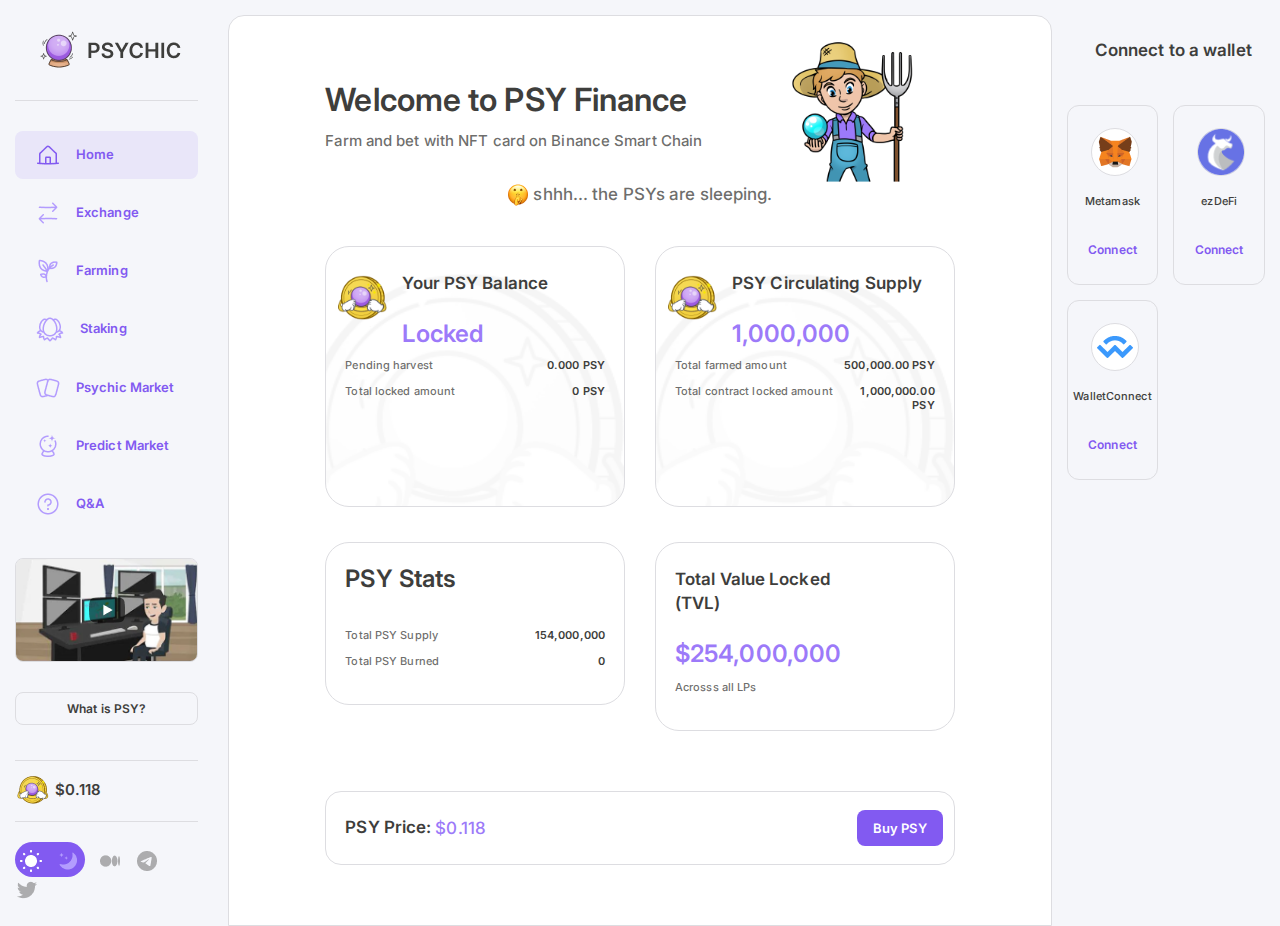
<file: index.html>
<!doctype html>
<html class="no-js" lang="en-us">

<head>
    <meta charset="utf-8">
    <title>Psychic</title>
    <meta name="description" content="">
    <meta name="viewport" content="width=device-width, initial-scale=1">
    <!-- Place favicon.ico in the root directory -->
    <link rel="apple-touch-icon" href="icon.png">
    <!-- all css link here -->
    <!-- font-awesome css -->
    <link rel="stylesheet" href="css/font-awesome.min.css">
    <!-- default css -->
    <link rel="stylesheet" href="css/default.css">
    <!-- bootstrap css -->
    <link rel="stylesheet" href="css/bootstrap.min.css">
    <!-- style css -->
    <link rel="stylesheet" href="css/style.css">
	<!-- responsive css-->
	<link rel="stylesheet" href="css/responsive.css">
	
	<meta name="theme-color" content="#ffffff">
</head>

<body>
    <!--[if IE]>
    <p class="browserupgrade">You are using an <strong>outdated</strong> browser. Please <a href="https://browsehappy.com/">upgrade your browser</a> to improve your experience and security.</p>
    <![endif]-->
    <div class="main_section_wrapper">
        <div class="container-fluid mobile_px0">
            <div class="row mobile_headWrapper">
                <!-- mobile head start -->
                <div class="col-2">
                    <!-- menu button -->
                    <div id="wrapper" class="mobile_btn">
                        <div class="circle icon">
                            <span class="line top"></span>
                            <span class="line middle"></span>
                            <span class="line bottom"></span>
                        </div>
                    </div>
                </div>
                <div class="col-4 px-0">
                    <!-- mobile logo -->
                    <div class="mobile_logo">
                        <a href="#"><img src="images/mobile-logo.png" alt="logo"></a>
                    </div>
                </div>
                <div class="col-6 text-right">
                    <div class="mobile_button">
                        <a href="#">Connect</a>
                    </div>
                </div>
                <!-- mobile head end -->
            </div>
            <!-- mobile menu start -->
            <div class="mobile_menu">
                <div class="sideMenu_wrapper">
                    <div class="menu_wrapper">
                        <ul>
                            <li class="active">
                                <a href="index.html"><img src="images/1.png" alt="menu image">Home</a>
                            </li>
                            <li>
                                <a href="#"><img src="images/2.png" alt="menu image">Exchange</a>
                            </li>
                            <li>
                                <a href="farming.html"><img src="images/3.png" alt="menu image">Farming</a>
                            </li>
                            <li>
                                <a href="#"><img src="images/4.png" alt="menu image">Staking</a>
                            </li>
                            <li>
                                <a href="psychic-market.html"><img src="images/5.png" alt="menu image">Psychic Market</a>
                            </li>
                            <li>
                                <a href="#"><img src="images/6.png" alt="menu image">Predict Market</a>
                            </li>
                            <li>
                                <a href="#"><img src="images/7.png" alt="menu image">Q&A</a>
                            </li>
                        </ul>
                    </div>
                    <div class="amount">
                        <img src="images/amount-icon.png" alt="amount icon">
                        <span>$0.118</span>
                    </div>
                    <div class="component_wrapper">
                        <ul>
                            <li class="mood">
                                <a href="index.html"><img src="images/white.png" alt="white image"></a>
                                <a href="index-dark.html"><img src="images/dark.png" alt="dark image"></a>
                            </li>
                            <li>
                                <a href="#"><img src="images/medium.png" alt="medium"></a>
                            </li>
                            <li>
                                <a href="#"><img src="images/telegram.png" alt="telegram"></a>
                            </li>
                            <li>
                                <a href="#"><img src="images/twitter.png" alt="twitter"></a>
                            </li>
                        </ul>
                    </div>
                </div>
            </div>
            <!-- mobile menu end -->
            <div class="row">
                <!-- left sidebar start -->
                <div class="col-2 px display_none">
                    <div class="leftSide_Wrapper">
                        <div class="main_logo">
                            <a href="#"><img src="images/logo.png" alt="logo"></a>
                        </div>
                        <div class="menu_wrapper">
                            <ul>
                                <li class="active">
                                    <a href="index.html"><img src="images/1.png" alt="menu image">Home</a>
                                </li>
                                <li>
                                    <a href="#"><img src="images/2.png" alt="menu image">Exchange</a>
                                </li>
                                <li>
                                    <a href="farming.html"><img src="images/3.png" alt="menu image">Farming</a>
                                </li>
                                <li>
                                    <a href="#"><img src="images/4.png" alt="menu image">Staking</a>
                                </li>
                                <li>
                                    <a href="psychic-market.html"><img src="images/5.png" alt="menu image">Psychic Market</a>
                                </li>
                                <li>
                                    <a href="#"><img src="images/6.png" alt="menu image">Predict Market</a>
                                </li>
                                <li>
                                    <a href="#"><img src="images/7.png" alt="menu image">Q&A</a>
                                </li>
                            </ul>
                        </div>
                        <div class="vedio_wrapper diplay_none_video">
                            <div class="vedio_posterImg">
                                <img src="images/video-poster.png" alt="video poster image">
                            </div>
                            <div class="play_button">
                                <a href="#"><img src="images/YouTube-gray.png" alt="play button"></a>
                            </div>
                        </div>
                        <div class="question_button diplay_none_video">
                            <a href="#">What is PSY?</a>
                        </div>
                        <div class="amount">
                            <img src="images/amount-icon.png" alt="amount icon">
                            <span>$0.118</span>
                        </div>
                        <div class="component_wrapper">
                            <ul>
                                <li class="mood">
                                    <a href="index.html"><img src="images/white.png" alt="white image"></a>
                                    <a href="index-dark.html"><img src="images/dark.png" alt="dark image"></a>
                                </li>
                                <li>
                                    <a href="#"><img src="images/medium.png" alt="medium"></a>
                                </li>
                                <li>
                                    <a href="#"><img src="images/telegram.png" alt="telegram"></a>
                                </li>
                                <li>
                                    <a href="#"><img src="images/twitter.png" alt="twitter"></a>
                                </li>
                            </ul>
                        </div>
                    </div>
                </div>
                <!-- left sidebar end -->
                <!-- middle area start -->
                <div class="col-12 col-sm-8 mobile_px0">
                    <div class="middleSide_Wrapper">
                        <div class="middleContent_head">
                            <div class="row">
                                <div class="col-12 col-md-8">
                                    <div class="heading_text">
                                        <h3>Welcome to PSY Finance</h3>
                                        <p>Farm and bet with NFT card on Binance Smart Chain</p>
                                    </div>
                                </div>
                                <div class="col-12 col-md-4">
                                    <div class="heading_img">
                                        <img src="images/heading-image.png" alt="">
                                    </div>
                                </div>
                                <div class="col-12 text-center">
                                    <div class="mooding_content">
                                        <img src="images/shushing-face.png" alt="shushing-face">
                                        <span>shhh... the PSYs are sleeping.</span>
                                    </div>
                                </div>
                            </div>
                        </div>
                        <div class="middleContent_main">
                            <div class="row mt-40">
                                <div class="col-12 col-lg-6">
                                    <div class="single_activity activity_bg">
                                        <div class="activity_heading">
                                            <div class="activity_img">
                                                <img src="images/activity-image.png" alt="image">
                                            </div>
                                            <div class="heading_text">
                                                <span class="heading">Your PSY Balance</span>
                                                <span class="position">Locked</span>
                                            </div>
                                            <div class="clr"></div>
                                        </div>
                                        <div class="pricing">
                                            <div class="price_text">
                                                <span>Pending harvest</span>
                                                <span>Total locked amount</span>
                                            </div>
                                            <div class="price">
                                                <span> 0.000 PSY</span>
                                                <span> 0 PSY</span>
                                            </div>
                                            <div class="clr"></div>
                                        </div>
                                    </div>
                                </div>
                                <div class="col-12 col-lg-6">
                                    <div class="single_activity activity_bg">
                                        <div class="activity_heading">
                                            <div class="activity_img">
                                                <img src="images/activity-image.png" alt="image">
                                            </div>
                                            <div class="heading_text">
                                                <span class="heading">PSY Circulating Supply</span>
                                                <span class="position">1,000,000</span>
                                            </div>
                                            <div class="clr"></div>
                                        </div>
                                        <div class="pricing">
                                            <div class="price_text">
                                                <span> Total farmed amount</span>
                                                <span> Total contract locked amount</span>
                                            </div>
                                            <div class="price">
                                                <span>500,000.00 PSY</span>
                                                <span> 1,000,000.00 PSY</span>
                                            </div>
                                            <div class="clr"></div>
                                        </div>
                                    </div>
                                </div>
                                <div class="col-12 col-lg-6">
                                    <div class="single_activity">
                                        <div class="activity_heading">
                                            <div class="heading_text">
                                                <span class="heading font_size">PSY Stats</span>
                                            </div>
                                            <div class="clr"></div>
                                        </div>
                                        <div class="pricing">
                                            <div class="price_text">
                                                <span>Total PSY Supply</span>
                                                <span>Total PSY Burned</span>
                                            </div>
                                            <div class="price">
                                                <span>154,000,000</span>
                                                <span>0</span>
                                            </div>
                                            <div class="clr"></div>
                                        </div>
                                    </div>
                                </div>
                                <div class="col-12 col-lg-6">
                                    <div class="single_activity">
                                        <div class="activity_heading">
                                            <div class="heading_text">
                                                <span class="heading mb">Total Value Locked (TVL)</span>
                                                <span class="position mb">$254,000,000</span>
                                            </div>
                                            <div class="clr"></div>
                                        </div>
                                        <div class="pricing">
                                            <div class="price_text">
                                                <span>Acrosss all LPs</span>
                                            </div>
                                            <div class="clr"></div>
                                        </div>
                                    </div>
                                </div>
                                <div class="col-12">
                                    <div class="buy_psy">
                                        <form action="#">
                                            <label>PSY Price:</label>
                                            <input type="text" placeholder="$0.118">
                                            <button type="submit">Buy PSY</button>
                                        </form>
                                    </div>
                                </div>
                                <div class="col-12 mobileView_section">
                                    <div class="vedio_wrapper">
                                        <div class="vedio_posterImg">
                                            <img src="images/video-poster.png" alt="video poster image">
                                        </div>
                                        <div class="play_button">
                                            <a href="#"><img src="images/YouTube-gray.png" alt="play button"></a>
                                        </div>
                                    </div>
                                    <div class="question_button">
                                        <a href="#">What is PSY?</a>
                                    </div>
                                </div>
                            </div>
                        </div>
                    </div>
                </div>
                <!-- middle area end -->
                <!-- right sidebar start -->
                <div class="col-12 col-sm-2">
                    <div class="rightSide_Wrapper">
                        <div class="rightSide_heading">
                            <h3>Connect to a wallet</h3>
                        </div>
                        <div class="wallet_wrapper myWallet">
                            <div class="row">
                                <div class="col-4 col-sm-12 col-xl-6 text-center pos-r px-0">
                                    <div class="single_wallet">
                                        <div class="wallet_image">
                                            <img src="images/wallet-1.png" alt="wallet image">
                                        </div>
                                        <div class="wallet_title">
                                            <span>Metamask</span>
                                        </div>
                                        <div class="wallet_connect">
                                            <a href="home-connected.html">Connect</a>
                                        </div>
                                    </div>
                                </div>
                                <div class="col-4 col-sm-12 col-xl-6 text-center pos-r px-0">
                                    <div class="single_wallet">
                                        <div class="wallet_image">
                                            <img src="images/wallet-2.png" alt="wallet image">
                                        </div>
                                        <div class="wallet_title">
                                            <span>ezDeFi</span>
                                        </div>
                                        <div class="wallet_connect">
                                            <a href="home-connected.html">Connect</a>
                                        </div>
                                    </div>
                                </div>
                                <div class="col-4 col-sm-12 col-xl-6 text-center pos-r px-0">
                                    <div class="single_wallet last_child">
                                        <div class="wallet_image">
                                            <img src="images/wallet-3.png" alt="wallet image">
                                        </div>
                                        <div class="wallet_title">
                                            <span>WalletConnect</span>
                                        </div>
                                        <div class="wallet_connect">
                                            <a href="home-connected.html">Connect</a>
                                        </div>
                                    </div>
                                </div>
                            </div>
                        </div>
                        <div class="row">
                            <div class="col-12 text-center mobile_footer">
                                <div class="footer_logo">
                                    <a href="#"><img src="images/logo.png" alt="logo"></a>
                                </div>
                                <div class="footer_line"></div>
                                <div class="social_image">
                                    <a href="#"><img src="images/medium.png" alt="medium"></a>
                                    <a href="#"><img src="images/telegram.png" alt="telegram"></a>
                                    <a href="#"><img src="images/twitter.png" alt="twitter"></a>
                                </div>
                            </div>
                        </div>
                    </div>
                </div>
                <!-- right sidebar end -->
            </div>      
        </div>
    </div>
    <!-- all js link -->
    <!-- modernizr js -->
    <script src="js/modernizr-3.8.0.min.js"></script>
    <!-- jquery js -->
    <script src="js/jquery-1.12.4.min.js"></script>
    <!-- popper js -->
    <script src="js/popper.min.js"></script>
    <!-- bootstrap js -->
    <script src="js/bootstrap.min.js"></script>
    <!-- plugins js -->
    <script src="js/plugins.js"></script>
    <!-- main js -->
    <script src="js/main.js"></script>
</body>

</html>
</file>
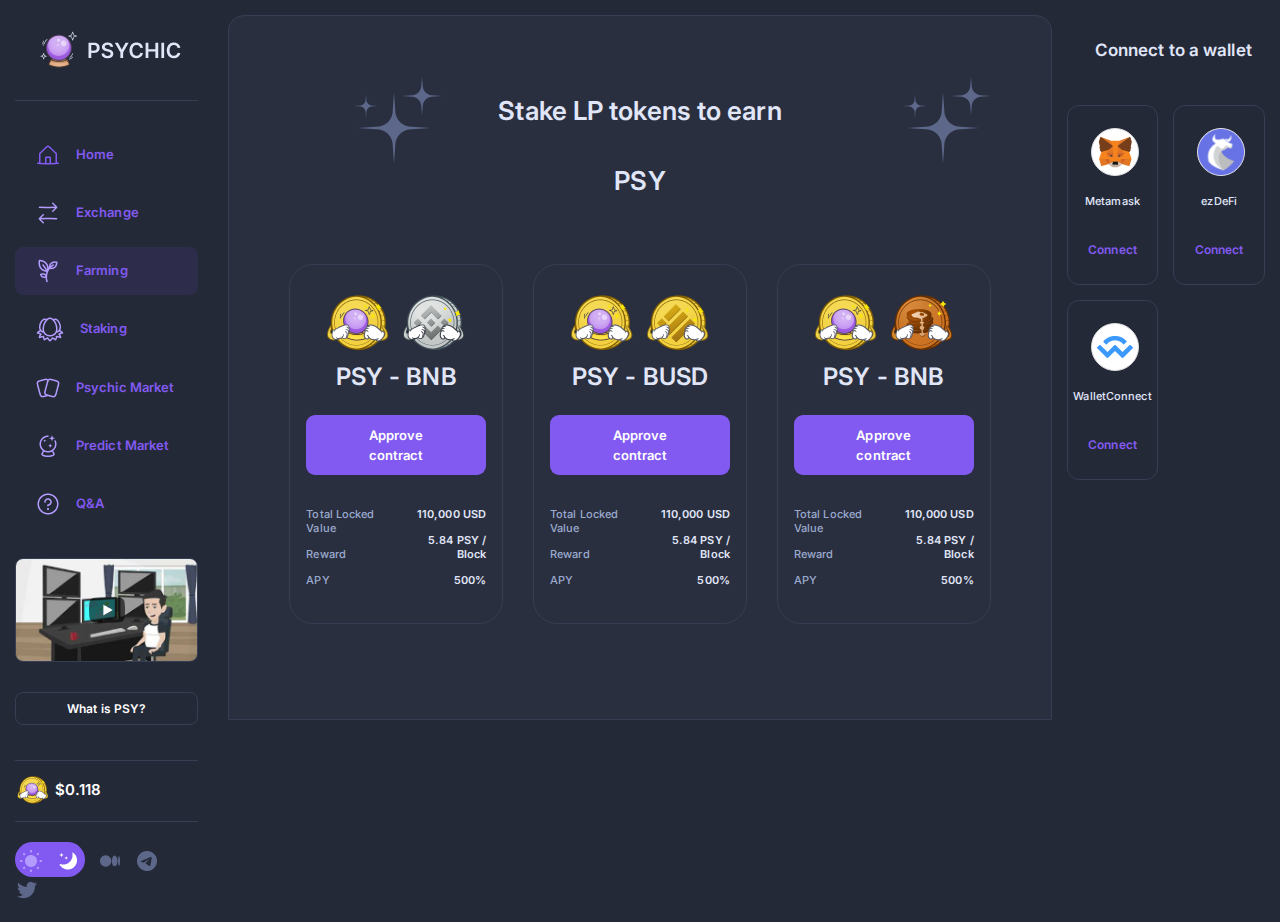
<file: farming-dark.html>
<!doctype html>
<html class="no-js" lang="en-us">

<head>
    <meta charset="utf-8">
    <title>Psychic</title>
    <meta name="description" content="">
    <meta name="viewport" content="width=device-width, initial-scale=1">
    <!-- Place favicon.ico in the root directory -->
    <link rel="apple-touch-icon" href="icon.png">
    <!-- all css link here -->
    <!-- font-awesome css -->
    <link rel="stylesheet" href="css/font-awesome.min.css">
    <!-- default css -->
    <link rel="stylesheet" href="css/default.css">
    <!-- bootstrap css -->
    <link rel="stylesheet" href="css/bootstrap.min.css">
    <!-- style css -->
    <link rel="stylesheet" href="css/style.css">
	<!-- responsive css-->
	<link rel="stylesheet" href="css/responsive.css">
	
	<meta name="theme-color" content="#ffffff">
</head>

<body>
    <!--[if IE]>
    <p class="browserupgrade">You are using an <strong>outdated</strong> browser. Please <a href="https://browsehappy.com/">upgrade your browser</a> to improve your experience and security.</p>
    <![endif]-->
    <div class="main_section_wrapper dark">
        <div class="container-fluid mobile_px0">
            <div class="row mobile_headWrapper dark">
                <!-- mobile head start -->
                <div class="col-2">
                    <!-- menu button -->
                    <div id="wrapper" class="mobile_btn">
                        <div class="circle icon">
                            <span class="line top dark"></span>
                            <span class="line middle dark"></span>
                            <span class="line bottom dark"></span>
                        </div>
                    </div>
                </div>
                <div class="col-4 px-0">
                    <!-- mobile logo -->
                    <div class="mobile_logo">
                        <a href="#"><img src="images/mobile-logo.png" alt="logo"></a>
                    </div>
                </div>
                <div class="col-6 text-right">
                    <div class="mobile_button">
                        <a class="connected dark" href="#">0x59...19Fb</a>
                    </div>
                </div>
                <!-- mobile head end -->
            </div>
            <!-- mobile menu start -->
            <div class="mobile_menu">
                <div class="sideMenu_wrapper farming_sideMenu dark">
                    <div class="menu_wrapper">
                        <ul>
                            <li>
                                <a href="#"><img src="images/1.png" alt="menu image">Home</a>
                            </li>
                            <li>
                                <a href="#"><img src="images/2.png" alt="menu image">Exchange</a>
                            </li>
                            <li class="active">
                                <a href="farming-dark.html"><img src="images/3.png" alt="menu image">Farming</a>
                            </li>
                            <li>
                                <a href="#"><img src="images/4.png" alt="menu image">Staking</a>
                            </li>
                            <li>
                                <a href="#"><img src="images/5.png" alt="menu image">Psychic Market</a>
                            </li>
                            <li>
                                <a href="#"><img src="images/6.png" alt="menu image">Predict Market</a>
                            </li>
                            <li>
                                <a href="#"><img src="images/7.png" alt="menu image">Q&A</a>
                            </li>
                        </ul>
                    </div>
                    <div class="vedio_wrapper">
                        <div class="vedio_posterImg">
                            <img src="images/video-poster.png" alt="video poster image">
                        </div>
                        <div class="play_button">
                            <a href="#"><img src="images/YouTube-gray.png" alt="play button"></a>
                        </div>
                    </div>
                    <div class="question_button dark">
                        <a href="#">What is PSY?</a>
                    </div>
                    <div class="amount dark">
                        <img src="images/amount-icon.png" alt="amount icon">
                        <span>$0.118</span>
                    </div>
                    <div class="component_wrapper">
                        <ul>
                            <li class="mood">
                                <a href="farming-dark.html"><img src="images/d-1.png" alt="white image"></a>
                                <a href="farming.html"><img src="images/d-2.png" alt="dark image"></a>
                            </li>
                            <li>
                                <a href="#"><img src="images/medium-dark.png" alt="medium"></a>
                            </li>
                            <li>
                                <a href="#"><img src="images/telegram-dark.png" alt="telegram"></a>
                            </li>
                            <li>
                                <a href="#"><img src="images/twitter-dark.png" alt="twitter"></a>
                            </li>
                        </ul>
                    </div>
                </div>
            </div>
            <!-- mobile menu end -->
            <div class="row">
                <!-- left sidebar start -->
                <div class="col-2 px display_none">
                    <div class="leftSide_Wrapper">
                        <div class="main_logo dark">
                            <a href="#"><img src="images/dark-logo.png" alt="logo"></a>
                        </div>
                        <div class="menu_wrapper">
                            <ul>
                                <li>
                                    <a href="#"><img src="images/1.png" alt="menu image">Home</a>
                                </li>
                                <li>
                                    <a href="#"><img src="images/2.png" alt="menu image">Exchange</a>
                                </li>
                                <li class="active">
                                    <a href="farming-dark.html"><img src="images/3.png" alt="menu image">Farming</a>
                                </li>
                                <li>
                                    <a href="#"><img src="images/4.png" alt="menu image">Staking</a>
                                </li>
                                <li>
                                    <a href="#"><img src="images/5.png" alt="menu image">Psychic Market</a>
                                </li>
                                <li>
                                    <a href="#"><img src="images/6.png" alt="menu image">Predict Market</a>
                                </li>
                                <li>
                                    <a href="#"><img src="images/7.png" alt="menu image">Q&A</a>
                                </li>
                            </ul>
                        </div>
                        <div class="vedio_wrapper">
                            <div class="vedio_posterImg dark">
                                <img src="images/video-poster.png" alt="video poster image">
                            </div>
                            <div class="play_button">
                                <a href="#"><img src="images/YouTube-gray.png" alt="play button"></a>
                            </div>
                        </div>
                        <div class="question_button dark">
                            <a href="#">What is PSY?</a>
                        </div>
                        <div class="amount dark">
                            <img src="images/amount-icon.png" alt="amount icon">
                            <span>$0.118</span>
                        </div>
                        <div class="component_wrapper">
                            <ul>
                                <li class="mood">
                                    <a href="farming-dark.html"><img src="images/d-1.png" alt="image"></a>
                                    <a href="farming.html"><img src="images/d-2.png" alt="image"></a>
                                </li>
                                <li>
                                    <a href="#"><img src="images/medium-dark.png" alt="medium"></a>
                                </li>
                                <li>
                                    <a href="#"><img src="images/telegram-dark.png" alt="telegram"></a>
                                </li>
                                <li>
                                    <a href="#"><img src="images/twitter-dark.png" alt="twitter"></a>
                                </li>
                            </ul>
                        </div>
                    </div>
                </div>
                <!-- left sidebar end -->
                <!-- middle area start -->
                <div class="col-12 col-sm-8 mobile_px0">
                    <div class="middleSide_Wrapper farming_wrap dark">
                        <div class="middleContent_head dark">
                            <div class="row">
                                <div class="col-12 col-sm-3 text-right mobile_left">
                                    <img src="images/fr-head-img-dark.png" alt="image">
                                </div>
                                <div class="col-12 col-sm-6 text-center">
                                    <div class="market_heading">
                                        <h3>Stake LP tokens to earn PSY</h3>
                                    </div>
                                </div>
                                <div class="col-12 col-sm-3 text-right mobile_left">
                                    <img class="mobileDis_none" src="images/fr-head-img-dark.png" alt="image">
                                </div>
                            </div>
                        </div>
                        <div class="middleContent_main">
                            <div class="row mt-40">
                                <div class="col-12 col-lg-4">
                                    <div class="single_activity single_farming dark">
                                        <div class="headign">
                                            <div class="head_image text-center">
                                                <img src="images/fr-1.png" alt="image">
                                                <img src="images/fr-2.png" alt="image">
                                            </div>
                                            <div class="headText text-center">
                                                <span>PSY - BNB</span>
                                            </div>
                                        </div>
                                        <div class="approve_btn text-center">
                                            <a href="farming-locked-dark.html">Approve contract</a>
                                        </div>
                                        <div class="pricing">
                                            <div class="price_text farming_priceText">
                                                <span>Total Locked Value</span>
                                                <span>Reward</span>
                                                <span>APY</span>
                                            </div>
                                            <div class="price farming_price">
                                                <span>110,000 USD</span>
                                                <span>5.84 PSY / Block</span>
                                                <span class="pink_color">500%</span>
                                            </div>
                                            <div class="clr"></div>
                                        </div>
                                    </div>
                                </div>
                                <div class="col-12 col-lg-4">
                                    <div class="single_activity single_farming dark">
                                        <div class="headign">
                                            <div class="head_image text-center">
                                                <img src="images/fr-3.png" alt="image">
                                                <img src="images/fr-4.png" alt="image">
                                            </div>
                                            <div class="headText text-center">
                                                <span>PSY - BUSD</span>
                                            </div>
                                        </div>
                                        <div class="approve_btn text-center">
                                            <a href="farming-locked-dark.html">Approve contract</a>
                                        </div>
                                        <div class="pricing">
                                            <div class="price_text farming_priceText">
                                                <span>Total Locked Value</span>
                                                <span>Reward</span>
                                                <span>APY</span>
                                            </div>
                                            <div class="price farming_price">
                                                <span>110,000 USD</span>
                                                <span>5.84 PSY / Block</span>
                                                <span class="pink_color">500%</span>
                                            </div>
                                            <div class="clr"></div>
                                        </div>
                                    </div>
                                </div>
                                <div class="col-12 col-lg-4">
                                    <div class="single_activity single_farming dark">
                                        <div class="headign">
                                            <div class="head_image text-center">
                                                <img src="images/fr-5.png" alt="image">
                                                <img src="images/fr-6.png" alt="image">
                                            </div>
                                            <div class="headText text-center">
                                                <span>PSY - BNB</span>
                                            </div>
                                        </div>
                                        <div class="approve_btn text-center">
                                            <a href="farming-locked-dark.html">Approve contract</a>
                                        </div>
                                        <div class="pricing">
                                            <div class="price_text farming_priceText">
                                                <span>Total Locked Value</span>
                                                <span>Reward</span>
                                                <span>APY</span>
                                            </div>
                                            <div class="price farming_price">
                                                <span>110,000 USD</span>
                                                <span>5.84 PSY / Block</span>
                                                <span class="pink_color">500%</span>
                                            </div>
                                            <div class="clr"></div>
                                        </div>
                                    </div>
                                </div>
                            </div>
                        </div>
                    </div>
                </div>
                <!-- middle area end -->
                <!-- right sidebar start -->
                <div class="col-12 col-sm-2">
                    <div class="rightSide_Wrapper dark">
                        <div class="rightSide_heading mobileViewDis_none">
                            <h3>Connect to a wallet</h3>
                        </div>
                        <div class="wallet_wrapper mobileViewDis_none">
                            <div class="row">
                                <div class="col-4 col-sm-12 col-xl-6 text-center pos-r px-0">
                                    <div class="single_wallet">
                                        <div class="wallet_image">
                                            <img src="images/wallet-1.png" alt="wallet image">
                                        </div>
                                        <div class="wallet_title">
                                            <span>Metamask</span>
                                        </div>
                                        <div class="wallet_connect">
                                            <a href="#">Connect</a>
                                        </div>
                                    </div>
                                </div>
                                <div class="col-4 col-sm-12 col-xl-6 text-center pos-r px-0">
                                    <div class="single_wallet">
                                        <div class="wallet_image">
                                            <img src="images/wallet-2.png" alt="wallet image">
                                        </div>
                                        <div class="wallet_title">
                                            <span>ezDeFi</span>
                                        </div>
                                        <div class="wallet_connect">
                                            <a href="#">Connect</a>
                                        </div>
                                    </div>
                                </div>
                                <div class="col-4 col-sm-12 col-xl-6 text-center pos-r px-0">
                                    <div class="single_wallet">
                                        <div class="wallet_image">
                                            <img src="images/wallet-3.png" alt="wallet image">
                                        </div>
                                        <div class="wallet_title">
                                            <span>WalletConnect</span>
                                        </div>
                                        <div class="wallet_connect">
                                            <a href="#">Connect</a>
                                        </div>
                                    </div>
                                </div>
                            </div>
                        </div>
                        <!-- mobile view start -->
                        <div class="rightSide_heading bigDevice_hide">
                            <h3>My wallet</h3>
                        </div>
                        <div class="wallet_wrapper myWallet bigDevice_hide">
                            <div class="row">
                                <div class="col-12 mb">
                                    <div class="wallet_content dark">
                                        <div class="wallet_image">
                                            <img src="images/wallet-1.png" alt="wallet">
                                        </div>
                                        <div class="wallet_title dark">
                                            <span>Metamask</span>
                                        </div>
                                        <div class="wallet_logout">
                                            <a href="#"> <img src="images/logout-dark.png" alt="wallet logout"></a>
                                        </div>
                                        <div class="clr"></div>
                                    </div>
                                </div>
                                <div class="col-12 mb">
                                    <div class="wallet_status dark">
                                        <div class="wallet_address">
                                            <span class="title">address</span>
                                            <span class="path">0x59155C77392d3c29Ed367ce849<br>68f59227D119Fb</span>
                                        </div>
                                        <div class="wallet_position">
                                            <span class="title">Released / Locked</span>
                                            <span class="position">No lock</span>
                                        </div>
                                    </div>
                                </div>
                                <div class="col-12 mb">
                                    <div class="wallet_blance dark">
                                        <span class="title">Blance</span>
                                        <span class="wallet">100 PSY</span>
                                    </div>
                                </div>
                            </div>
                        </div>
                        <!-- mobile view end -->
                        <div class="row">
                            <div class="col-12 text-center mobile_footer">
                                <div class="footer_logo">
                                    <a href="#"><img src="images/dark-logo.png" alt="logo"></a>
                                </div>
                                <div class="footer_line dark"></div>
                                <div class="social_image">
                                    <a href="#"><img src="images/medium-dark.png" alt="medium"></a>
                                    <a href="#"><img src="images/telegram-dark.png" alt="telegram"></a>
                                    <a href="#"><img src="images/twitter-dark.png" alt="twitter"></a>
                                </div>
                            </div>
                        </div>
                    </div>
                </div>
                <!-- right sidebar end -->
            </div>
        </div>
    </div>
    <!-- all js link -->
    <!-- modernizr js -->
    <script src="js/modernizr-3.8.0.min.js"></script>
    <!-- jquery js -->
    <script src="js/jquery-1.12.4.min.js"></script>
    <!-- popper js -->
    <script src="js/popper.min.js"></script>
    <!-- bootstrap js -->
    <script src="js/bootstrap.min.js"></script>
    <!-- plugins js -->
    <script src="js/plugins.js"></script>
    <!-- main js -->
    <script src="js/main.js"></script>
</body>

</html>
</file>
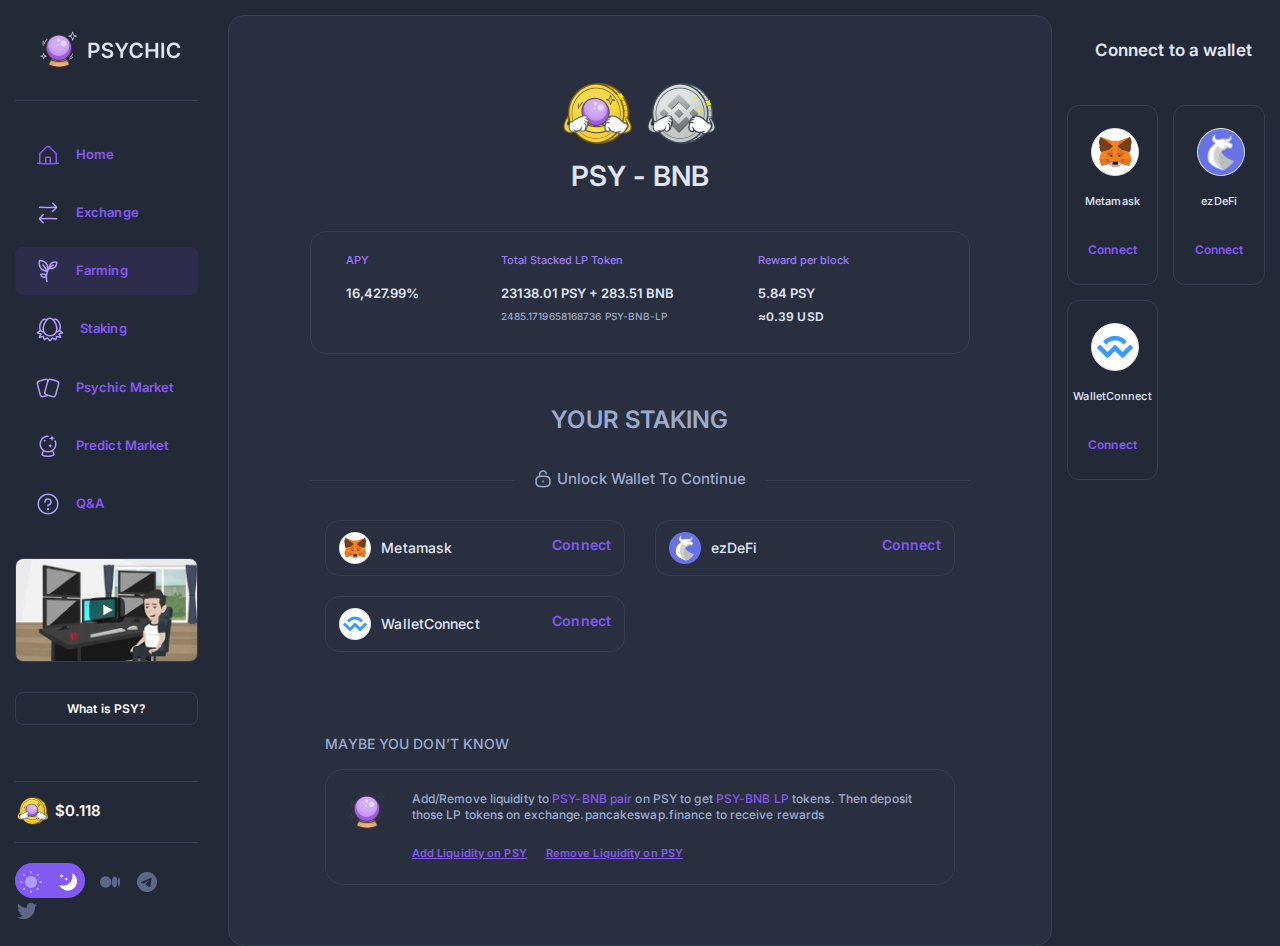
<file: farming-locked-dark.html>
<!doctype html>
<html class="no-js" lang="en-us">

<head>
    <meta charset="utf-8">
    <title>Psychic</title>
    <meta name="description" content="">
    <meta name="viewport" content="width=device-width, initial-scale=1">
    <!-- Place favicon.ico in the root directory -->
    <link rel="apple-touch-icon" href="icon.png">
    <!-- all css link here -->
    <!-- font-awesome css -->
    <link rel="stylesheet" href="css/font-awesome.min.css">
    <!-- default css -->
    <link rel="stylesheet" href="css/default.css">
    <!-- bootstrap css -->
    <link rel="stylesheet" href="css/bootstrap.min.css">
    <!-- style css -->
    <link rel="stylesheet" href="css/style.css">
	<!-- responsive css-->
	<link rel="stylesheet" href="css/responsive.css">
	
	<meta name="theme-color" content="#ffffff">
</head>

<body>
    <!--[if IE]>
    <p class="browserupgrade">You are using an <strong>outdated</strong> browser. Please <a href="https://browsehappy.com/">upgrade your browser</a> to improve your experience and security.</p>
    <![endif]-->
    <div class="main_section_wrapper dark">
        <div class="container-fluid mobile_px0">
            <div class="row mobile_headWrapper dark">
                <!-- mobile head start -->
                <div class="col-2">
                    <!-- menu button -->
                    <div id="wrapper" class="mobile_btn">
                        <div class="circle icon">
                            <span class="line top dark"></span>
                            <span class="line middle dark"></span>
                            <span class="line bottom dark"></span>
                        </div>
                    </div>
                </div>
                <div class="col-4 px-0">
                    <!-- mobile logo -->
                    <div class="mobile_logo">
                        <a href="#"><img src="images/mobile-logo.png" alt="logo"></a>
                    </div>
                </div>
                <div class="col-6 text-right">
                    <div class="mobile_button">
                        <a href="#">Connect</a>
                    </div>
                </div>
                <!-- mobile head end -->
            </div>
            <!-- mobile menu start -->
            <div class="mobile_menu">
                <div class="sideMenu_wrapper farming_sideMenu dark">
                    <div class="menu_wrapper">
                        <ul>
                            <li>
                                <a href="#"><img src="images/1.png" alt="menu image">Home</a>
                            </li>
                            <li>
                                <a href="#"><img src="images/2.png" alt="menu image">Exchange</a>
                            </li>
                            <li class="active">
                                <a href="farming-locked-dark.html"><img src="images/3.png" alt="menu image">Farming</a>
                            </li>
                            <li>
                                <a href="#"><img src="images/4.png" alt="menu image">Staking</a>
                            </li>
                            <li>
                                <a href="#"><img src="images/5.png" alt="menu image">Psychic Market</a>
                            </li>
                            <li>
                                <a href="#"><img src="images/6.png" alt="menu image">Predict Market</a>
                            </li>
                            <li>
                                <a href="#"><img src="images/7.png" alt="menu image">Q&A</a>
                            </li>
                        </ul>
                    </div>
                    <div class="vedio_wrapper">
                        <div class="vedio_posterImg">
                            <img src="images/video-poster.png" alt="video poster image">
                        </div>
                        <div class="play_button">
                            <a href="#"><img src="images/YouTube-gray.png" alt="play button"></a>
                        </div>
                    </div>
                    <div class="question_button dark">
                        <a href="#">What is PSY?</a>
                    </div>
                    <div class="amount dark">
                        <img src="images/amount-icon.png" alt="amount icon">
                        <span>$0.118</span>
                    </div>
                    <div class="component_wrapper">
                        <ul>
                            <li class="mood">
                                <a href="farming-locked-dark.html"><img src="images/d-1.png" alt="white image"></a>
                                <a href="farming-locked.html"><img src="images/d-2.png" alt="dark image"></a>
                            </li>
                            <li>
                                <a href="#"><img src="images/medium-dark.png" alt="medium"></a>
                            </li>
                            <li>
                                <a href="#"><img src="images/telegram-dark.png" alt="telegram"></a>
                            </li>
                            <li>
                                <a href="#"><img src="images/twitter-dark.png" alt="twitter"></a>
                            </li>
                        </ul>
                    </div>
                </div>
            </div>
            <!-- mobile menu end -->
            <div class="row">
                <!-- left sidebar start -->
                <div class="col-2 px display_none">
                    <div class="leftSide_Wrapper">
                        <div class="main_logo dark">
                            <a href="#"><img src="images/dark-logo.png" alt="logo"></a>
                        </div>
                        <div class="menu_wrapper">
                            <ul>
                                <li>
                                    <a href="#"><img src="images/1.png" alt="menu image">Home</a>
                                </li>
                                <li>
                                    <a href="#"><img src="images/2.png" alt="menu image">Exchange</a>
                                </li>
                                <li class="active">
                                    <a href="farming-locked-dark.html"><img src="images/3.png" alt="menu image">Farming</a>
                                </li>
                                <li>
                                    <a href="#"><img src="images/4.png" alt="menu image">Staking</a>
                                </li>
                                <li>
                                    <a href="#"><img src="images/5.png" alt="menu image">Psychic Market</a>
                                </li>
                                <li>
                                    <a href="#"><img src="images/6.png" alt="menu image">Predict Market</a>
                                </li>
                                <li>
                                    <a href="#"><img src="images/7.png" alt="menu image">Q&A</a>
                                </li>
                            </ul>
                        </div>
                        <div class="vedio_wrapper">
                            <div class="vedio_posterImg dark">
                                <img src="images/video-poster.png" alt="video poster image">
                            </div>
                            <div class="play_button">
                                <a href="#"><img src="images/YouTube-gray.png" alt="play button"></a>
                            </div>
                        </div>
                        <div class="question_button dark">
                            <a href="#">What is PSY?</a>
                        </div>
                        <div class="amount dark farming_lock">
                            <img src="images/amount-icon.png" alt="amount icon">
                            <span>$0.118</span>
                        </div>
                        <div class="component_wrapper">
                            <ul>
                                <li class="mood">
                                    <a href="farming-locked-dark.html"><img src="images/d-1.png" alt="image"></a>
                                    <a href="farming-locked.html"><img src="images/d-2.png" alt="image"></a>
                                </li>
                                <li>
                                    <a href="#"><img src="images/medium-dark.png" alt="medium"></a>
                                </li>
                                <li>
                                    <a href="#"><img src="images/telegram-dark.png" alt="telegram"></a>
                                </li>
                                <li>
                                    <a href="#"><img src="images/twitter-dark.png" alt="twitter"></a>
                                </li>
                            </ul>
                        </div>
                    </div>
                </div>
                <!-- left sidebar end -->
                <!-- middle area start -->
                <div class="col-12 col-sm-8">
                    <div class="middleSide_Wrapper dark br">
                        <div class="middleContent_head">
                            <div class="row">
                                <div class="col-12 first_wrapper">
                                    <div class="image_wrapper">
                                        <img src="images/Locked-page/01.png" alt="locked-image">
                                        <img src="images/Locked-page/02.png" alt="locked-image">
                                    </div>
                                    <div class="contain_wrapper dark">
                                        <h2>PSY - BNB</h2>
                                    </div>
                                </div>
                            </div>
                            <div class="row second_wrapper dark">
                                <div class="col-12 col-lg-3">
                                    <div class="contain_wrapper border_bt mt dark">
                                        <p>APY</p>
                                        <h4>16,427.99%</h4>
                                    </div>
                                </div>
                                <div class="col-12 col-lg-5">
                                   <div class="contain_wrapper border_bt dark">
                                        <p>Total Stacked LP Token</p>
                                        <h4>23138.01 PSY + 283.51 BNB</h4>
                                        <h5>2485.1719658168736 PSY-BNB-LP</h5>
                                    </div>
                                </div>
                                <div class="col-12 col-lg-4">
                                    <div class="contain_wrapper border_bt border_btNone dark">
                                        <p>Reward per block</p>
                                        <h4>5.84 PSY</h4>
                                        <h2 class="usd_size">≈0.39 USD</h2> 
                                    </div>
                                </div> 
                            </div>

                            <div class="row third_wrapper">
                                <div class="col-12">
                                    <div class="lock_heading dark">
                                        <h2>Your staking</h2>
                                    </div>
                                </div>
                                <div class="lock_sub_heading dark">
                                    <img src="images/Locked-page/Unlock-dark.png" alt="locked-image">
                                    <p>Unlock Wallet To Continue</p>
                                </div>
                                <div class="lock_border dark"></div>
                            </div>
                            <div class="row four_wrapper">
                                <div class="col-12 col-lg-6">
                                    <div class="F_contain_W dark">
                                        <div class="F_contain dark">
                                            <img src="images/Locked-page/Metamask.png" alt="Metamask.png">
                                            <h3>Metamask</h3>
                                        </div>    
                                        <div class="link_btn"><a href="farming-unlocked-dark.html">Connect</a></div>
                                    </div>
                                </div>
                                <div class="col-12 col-lg-6">
                                    <div class="F_contain_W dark">
                                        <div class="F_contain dark">
                                            <img src="images/Locked-page/ezDeFi.png" alt="ezDeFi.png">
                                            <h3>ezDeFi</h3>
                                        </div>
                                        <div class="link_btn"><a href="farming-unlocked-dark.html">Connect</a></div>
                                    </div>
                                </div>
                                <div class="col-12 col-lg-6">
                                    <div class="F_contain_W dark">
                                        <div class="F_contain dark">
                                            <img src="images/Locked-page/WalletConnect.png" alt="WalletConnect.png">
                                            <h3>WalletConnect</h3>
                                        </div>
                                        <div class="link_btn"><a href="farming-unlocked-dark.html">Connect</a></div>
                                    </div>
                                </div>
                            </div>
                            <div class="row five_wrapper">
                                <div class="col-12">
                                    <div class="Maybe_heading dark">
                                        <h2>Maybe you don’t know</h2>
                                    </div>
                                    <div class="Maybe_box_wrapper dark">
                                        <div class="M_B_img">
                                            <img src="images/Locked-page/Maybe.png" alt="Maybe.png">
                                        </div>
                                        <div class="M_B_contain dark">
                                            <p>Add/Remove liquidity to <span>PSY-BNB pair</span> on PSY to get <span>PSY-BNB LP</span> tokens. Then deposit those LP tokens on exchange.pancakeswap.finance to receive rewards</p>
                                            <a href="#">Add Liquidity on PSY</a>
                                            <a href="#">Remove Liquidity on PSY</a>
                                        </div>
                                    </div>
                                </div>
                            </div>
                        </div>
                    </div>
                </div>
                <!-- middle area end -->
                <!-- right sidebar start -->
                <div class="col-12 col-sm-2">
                    <div class="rightSide_Wrapper dark">
                        <div class="rightSide_heading">
                            <h3>Connect to a wallet</h3>
                        </div>
                        <div class="wallet_wrapper myWallet">
                            <div class="row">
                                <div class="col-4 col-sm-12 col-xl-6 text-center pos-r px-0">
                                    <div class="single_wallet">
                                        <div class="wallet_image">
                                            <img src="images/wallet-1.png" alt="wallet image">
                                        </div>
                                        <div class="wallet_title">
                                            <span>Metamask</span>
                                        </div>
                                        <div class="wallet_connect">
                                            <a href="#">Connect</a>
                                        </div>
                                    </div>
                                </div>
                                <div class="col-4 col-sm-12 col-xl-6 text-center pos-r px-0">
                                    <div class="single_wallet">
                                        <div class="wallet_image">
                                            <img src="images/wallet-2.png" alt="wallet image">
                                        </div>
                                        <div class="wallet_title">
                                            <span>ezDeFi</span>
                                        </div>
                                        <div class="wallet_connect">
                                            <a href="#">Connect</a>
                                        </div>
                                    </div>
                                </div>
                                <div class="col-4 col-sm-12 col-xl-6 text-center pos-r px-0">
                                    <div class="single_wallet">
                                        <div class="wallet_image">
                                            <img src="images/wallet-3.png" alt="wallet image">
                                        </div>
                                        <div class="wallet_title">
                                            <span>WalletConnect</span>
                                        </div>
                                        <div class="wallet_connect">
                                            <a href="#">Connect</a>
                                        </div>
                                    </div>
                                </div>
                            </div>
                        </div>
                        <div class="row">
                            <div class="col-12 text-center mobile_footer">
                                <div class="footer_logo">
                                    <a href="#"><img src="images/dark-logo.png" alt="logo"></a>
                                </div>
                                <div class="footer_line dark"></div>
                                <div class="social_image">
                                    <a href="#"><img src="images/medium-dark.png" alt="medium"></a>
                                    <a href="#"><img src="images/telegram-dark.png" alt="telegram"></a>
                                    <a href="#"><img src="images/twitter-dark.png" alt="twitter"></a>
                                </div>
                            </div>
                        </div>
                    </div>
                </div>
                <!-- right sidebar end -->
            </div>
        </div>
    </div>
    <!-- all js link -->
    <!-- modernizr js -->
    <script src="js/modernizr-3.8.0.min.js"></script>
    <!-- jquery js -->
    <script src="js/jquery-1.12.4.min.js"></script>
    <!-- popper js -->
    <script src="js/popper.min.js"></script>
    <!-- bootstrap js -->
    <script src="js/bootstrap.min.js"></script>
    <!-- plugins js -->
    <script src="js/plugins.js"></script>
    <!-- main js -->
    <script src="js/main.js"></script>
</body>

</html>
</file>
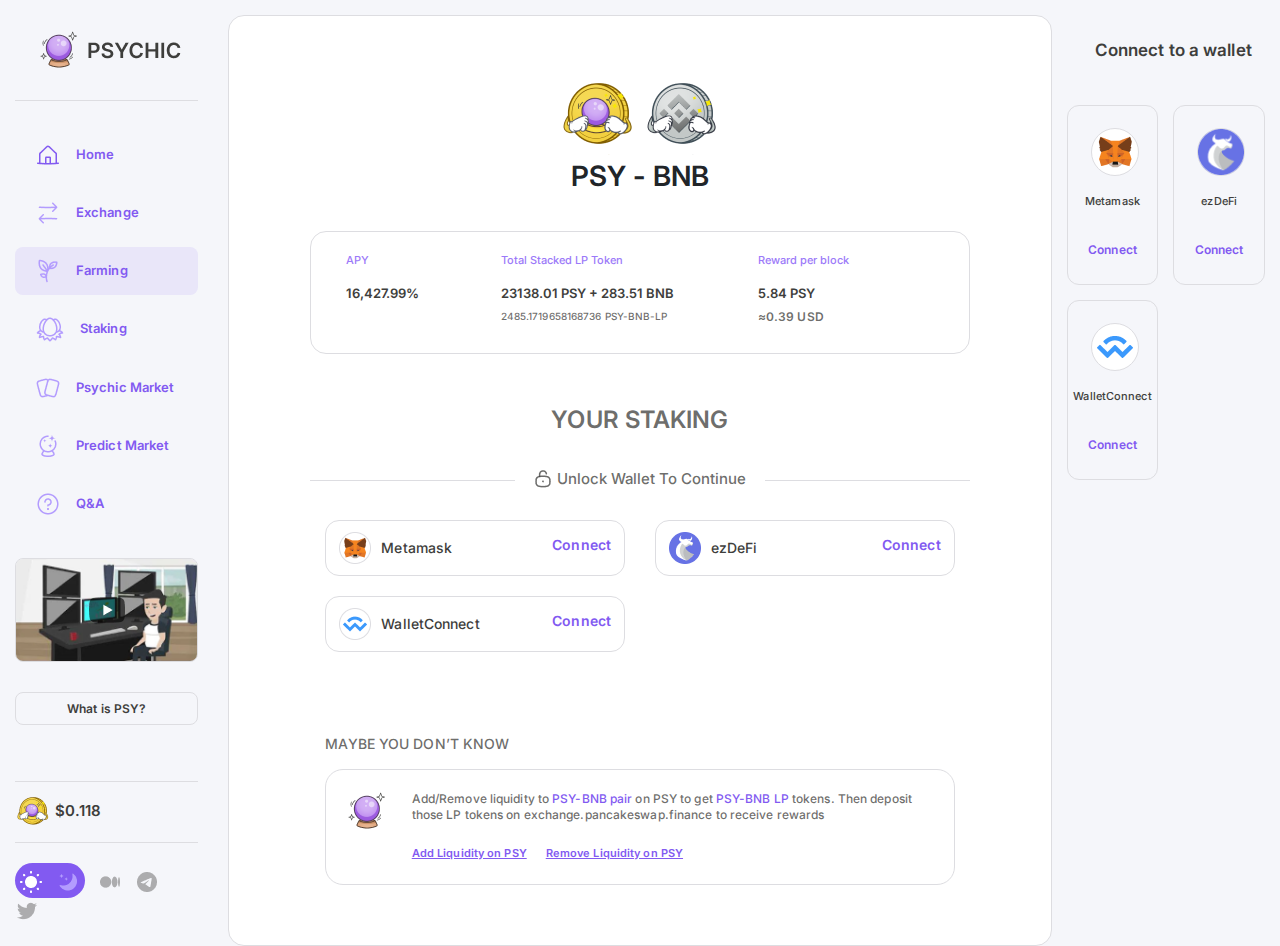
<file: farming-locked.html>
<!doctype html>
<html class="no-js" lang="en-us">

<head>
    <meta charset="utf-8">
    <title>Psychic</title>
    <meta name="description" content="">
    <meta name="viewport" content="width=device-width, initial-scale=1">
    <!-- Place favicon.ico in the root directory -->
    <link rel="apple-touch-icon" href="icon.png">
    <!-- all css link here -->
    <!-- font-awesome css -->
    <link rel="stylesheet" href="css/font-awesome.min.css">
    <!-- default css -->
    <link rel="stylesheet" href="css/default.css">
    <!-- bootstrap css -->
    <link rel="stylesheet" href="css/bootstrap.min.css">
    <!-- style css -->
    <link rel="stylesheet" href="css/style.css">
	<!-- responsive css-->
	<link rel="stylesheet" href="css/responsive.css">
	
	<meta name="theme-color" content="#ffffff">
</head>

<body>
    <!--[if IE]>
    <p class="browserupgrade">You are using an <strong>outdated</strong> browser. Please <a href="https://browsehappy.com/">upgrade your browser</a> to improve your experience and security.</p>
    <![endif]-->
    <div class="main_section_wrapper">
        <div class="container-fluid mobile_px0">
            <div class="row mobile_headWrapper">
                <!-- mobile head start -->
                <div class="col-2">
                    <!-- menu button -->
                    <div id="wrapper" class="mobile_btn">
                        <div class="circle icon">
                            <span class="line top"></span>
                            <span class="line middle"></span>
                            <span class="line bottom"></span>
                        </div>
                    </div>
                </div>
                <div class="col-4 px-0">
                    <!-- mobile logo -->
                    <div class="mobile_logo">
                        <a href="#"><img src="images/mobile-logo.png" alt="logo"></a>
                    </div>
                </div>
                <div class="col-6 text-right">
                    <div class="mobile_button">
                        <a href="#">Connect</a>
                    </div>
                </div>
                <!-- mobile head end -->
            </div>
            <!-- mobile menu start -->
            <div class="mobile_menu">
                <div class="sideMenu_wrapper farming_sideMenu">
                    <div class="menu_wrapper">
                        <ul>
                            <li>
                                <a href="#"><img src="images/1.png" alt="menu image">Home</a>
                            </li>
                            <li>
                                <a href="#"><img src="images/2.png" alt="menu image">Exchange</a>
                            </li>
                            <li class="active">
                                <a href="farming-locked.html"><img src="images/3.png" alt="menu image">Farming</a>
                            </li>
                            <li>
                                <a href="#"><img src="images/4.png" alt="menu image">Staking</a>
                            </li>
                            <li>
                                <a href="#"><img src="images/5.png" alt="menu image">Psychic Market</a>
                            </li>
                            <li>
                                <a href="#"><img src="images/6.png" alt="menu image">Predict Market</a>
                            </li>
                            <li>
                                <a href="#"><img src="images/7.png" alt="menu image">Q&A</a>
                            </li>
                        </ul>
                    </div>
                    <div class="vedio_wrapper">
                        <div class="vedio_posterImg">
                            <img src="images/video-poster.png" alt="video poster image">
                        </div>
                        <div class="play_button">
                            <a href="#"><img src="images/YouTube-gray.png" alt="play button"></a>
                        </div>
                    </div>
                    <div class="question_button">
                        <a href="#">What is PSY?</a>
                    </div>
                    <div class="amount">
                        <img src="images/amount-icon.png" alt="amount icon">
                        <span>$0.118</span>
                    </div>
                    <div class="component_wrapper">
                        <ul>
                            <li class="mood">
                                <a href="farming-locked.html"><img src="images/white.png" alt="white image"></a>
                                <a href="farming-locked-dark.html"><img src="images/dark.png" alt="dark image"></a>
                            </li>
                            <li>
                                <a href="#"><img src="images/medium.png" alt="medium"></a>
                            </li>
                            <li>
                                <a href="#"><img src="images/telegram.png" alt="telegram"></a>
                            </li>
                            <li>
                                <a href="#"><img src="images/twitter.png" alt="twitter"></a>
                            </li>
                        </ul>
                    </div>
                </div>
            </div>
            <!-- mobile menu end -->
            <div class="row">
                <!-- left sidebar start -->
                <div class="col-2 px display_none">
                    <div class="leftSide_Wrapper">
                        <div class="main_logo">
                            <a href="#"><img src="images/logo.png" alt="logo"></a>
                        </div>
                        <div class="menu_wrapper">
                            <ul>
                                <li>
                                    <a href="#"><img src="images/1.png" alt="menu image">Home</a>
                                </li>
                                <li>
                                    <a href="#"><img src="images/2.png" alt="menu image">Exchange</a>
                                </li>
                                <li class="active">
                                    <a href="farming-locked.html"><img src="images/3.png" alt="menu image">Farming</a>
                                </li>
                                <li>
                                    <a href="#"><img src="images/4.png" alt="menu image">Staking</a>
                                </li>
                                <li>
                                    <a href="#"><img src="images/5.png" alt="menu image">Psychic Market</a>
                                </li>
                                <li>
                                    <a href="#"><img src="images/6.png" alt="menu image">Predict Market</a>
                                </li>
                                <li>
                                    <a href="#"><img src="images/7.png" alt="menu image">Q&A</a>
                                </li>
                            </ul>
                        </div>
                        <div class="vedio_wrapper">
                            <div class="vedio_posterImg">
                                <img src="images/video-poster.png" alt="video poster image">
                            </div>
                            <div class="play_button">
                                <a href="#"><img src="images/YouTube-gray.png" alt="play button"></a>
                            </div>
                        </div>
                        <div class="question_button">
                            <a href="#">What is PSY?</a>
                        </div>
                        <div class="amount farming_lock">
                            <img src="images/amount-icon.png" alt="amount icon">
                            <span>$0.118</span>
                        </div>
                        <div class="component_wrapper">
                            <ul>
                                <li class="mood">
                                    <a href="farming-locked.html"><img src="images/white.png" alt="white image"></a>
                                    <a href="farming-locked-dark.html"><img src="images/dark.png" alt="dark image"></a>
                                </li>
                                <li>
                                    <a href="#"><img src="images/medium.png" alt="medium"></a>
                                </li>
                                <li>
                                    <a href="#"><img src="images/telegram.png" alt="telegram"></a>
                                </li>
                                <li>
                                    <a href="#"><img src="images/twitter.png" alt="twitter"></a>
                                </li>
                            </ul>
                        </div>
                    </div>
                </div>
                <!-- left sidebar end -->
                <!-- middle area start -->
                <div class="col-12 col-sm-8">
                    <div class="middleSide_Wrapper br">
                        <div class="middleContent_head">
                            <div class="row">
                                <div class="col-12 first_wrapper">
                                    <div class="image_wrapper">
                                        <img src="images/Locked-page/01.png" alt="locked-image">
                                        <img src="images/Locked-page/02.png" alt="locked-image">
                                    </div>
                                    <div class="contain_wrapper">
                                        <h2>PSY - BNB</h2>
                                    </div>
                                </div>
                            </div>
                            <div class="row second_wrapper">
                                <div class="col-12 col-lg-3">
                                    <div class="contain_wrapper border_bt mt">
                                        <p>APY</p>
                                        <h4>16,427.99%</h4>
                                    </div>
                                </div>
                                <div class="col-12 col-lg-5">
                                   <div class="contain_wrapper border_bt">
                                        <p>Total Stacked LP Token</p>
                                        <h4>23138.01 PSY + 283.51 BNB</h4>
                                        <h5>2485.1719658168736 PSY-BNB-LP</h5>
                                    </div>
                                </div>
                                <div class="col-12 col-lg-4">
                                    <div class="contain_wrapper border_bt border_btNone">
                                        <p>Reward per block</p>
                                        <h4>5.84 PSY</h4>
                                        <h2 class="usd_size">≈0.39 USD</h2> 
                                    </div>
                                </div> 
                            </div>

                            <div class="row third_wrapper">
                                <div class="col-12">
                                    <div class="lock_heading">
                                        <h2>Your staking</h2>
                                    </div>
                                </div>
                                <div class="lock_sub_heading">
                                    <img src="images/Locked-page/Unlock.png" alt="locked-image">
                                    <p>Unlock Wallet To Continue</p>
                                </div>
                                <div class="lock_border"></div>
                            </div>
                            <div class="row four_wrapper">
                                <div class="col-12 col-lg-6">
                                    <div class="F_contain_W">
                                        <div class="F_contain">
                                            <img src="images/Locked-page/Metamask.png" alt="Metamask.png">
                                            <h3>Metamask</h3>
                                        </div>    
                                        <div class="link_btn"><a href="farming-unlocked.html">Connect</a></div>
                                    </div>
                                </div>
                                <div class="col-12 col-lg-6">
                                    <div class="F_contain_W">
                                        <div class="F_contain">
                                            <img src="images/Locked-page/ezDeFi.png" alt="ezDeFi.png">
                                            <h3>ezDeFi</h3>
                                        </div>
                                        <div class="link_btn"><a href="farming-unlocked.html">Connect</a></div>
                                    </div>
                                </div>
                                <div class="col-12 col-lg-6">
                                    <div class="F_contain_W">
                                        <div class="F_contain">
                                            <img src="images/Locked-page/WalletConnect.png" alt="WalletConnect.png">
                                            <h3>WalletConnect</h3>
                                        </div>
                                        <div class="link_btn"><a href="farming-unlocked.html">Connect</a></div>
                                    </div>
                                </div>

                            </div>
                            <div class="row five_wrapper">
                                <div class="col-12">
                                    <div class="Maybe_heading">
                                        <h2>Maybe you don’t know</h2>
                                    </div>
                                    <div class="Maybe_box_wrapper">
                                        <div class="M_B_img">
                                            <img src="images/Locked-page/Maybe.png" alt="Maybe.png">
                                        </div>
                                        <div class="M_B_contain">
                                            <p>Add/Remove liquidity to <span>PSY-BNB pair</span> on PSY to get <span>PSY-BNB LP</span> tokens. Then deposit those LP tokens on exchange.pancakeswap.finance to receive rewards</p>
                                            <a href="#">Add Liquidity on PSY</a>
                                            <a href="#">Remove Liquidity on PSY</a>
                                        </div>
                                    </div>
                                </div>
                            </div>
                        </div>
                    </div>
                </div>
                <!-- middle area end -->
                <!-- right sidebar start -->
                <div class="col-12 col-sm-2">
                    <div class="rightSide_Wrapper">
                        <div class="rightSide_heading">
                            <h3>Connect to a wallet</h3>
                        </div>
                        <div class="wallet_wrapper myWallet">
                            <div class="row">
                                <div class="col-4 col-sm-12 col-xl-6 text-center pos-r px-0">
                                    <div class="single_wallet">
                                        <div class="wallet_image">
                                            <img src="images/wallet-1.png" alt="wallet image">
                                        </div>
                                        <div class="wallet_title">
                                            <span>Metamask</span>
                                        </div>
                                        <div class="wallet_connect">
                                            <a href="#">Connect</a>
                                        </div>
                                    </div>
                                </div>
                                <div class="col-4 col-sm-12 col-xl-6 text-center pos-r px-0">
                                    <div class="single_wallet">
                                        <div class="wallet_image">
                                            <img src="images/wallet-2.png" alt="wallet image">
                                        </div>
                                        <div class="wallet_title">
                                            <span>ezDeFi</span>
                                        </div>
                                        <div class="wallet_connect">
                                            <a href="#">Connect</a>
                                        </div>
                                    </div>
                                </div>
                                <div class="col-4 col-sm-12 col-xl-6 text-center pos-r px-0">
                                    <div class="single_wallet">
                                        <div class="wallet_image">
                                            <img src="images/wallet-3.png" alt="wallet image">
                                        </div>
                                        <div class="wallet_title">
                                            <span>WalletConnect</span>
                                        </div>
                                        <div class="wallet_connect">
                                            <a href="#">Connect</a>
                                        </div>
                                    </div>
                                </div>
                            </div>
                        </div>
                        <div class="row">
                            <div class="col-12 text-center mobile_footer">
                                <div class="footer_logo">
                                    <a href="#"><img src="images/logo.png" alt="logo"></a>
                                </div>
                                <div class="footer_line"></div>
                                <div class="social_image">
                                    <a href="#"><img src="images/medium.png" alt="medium"></a>
                                    <a href="#"><img src="images/telegram.png" alt="telegram"></a>
                                    <a href="#"><img src="images/twitter.png" alt="twitter"></a>
                                </div>
                            </div>
                        </div>
                    </div>
                </div>
                <!-- right sidebar end -->
            </div>
        </div>
    </div>
    <!-- all js link -->
    <!-- modernizr js -->
    <script src="js/modernizr-3.8.0.min.js"></script>
    <!-- jquery js -->
    <script src="js/jquery-1.12.4.min.js"></script>
    <!-- popper js -->
    <script src="js/popper.min.js"></script>
    <!-- bootstrap js -->
    <script src="js/bootstrap.min.js"></script>
    <!-- plugins js -->
    <script src="js/plugins.js"></script>
    <!-- main js -->
    <script src="js/main.js"></script>
</body>

</html>
</file>
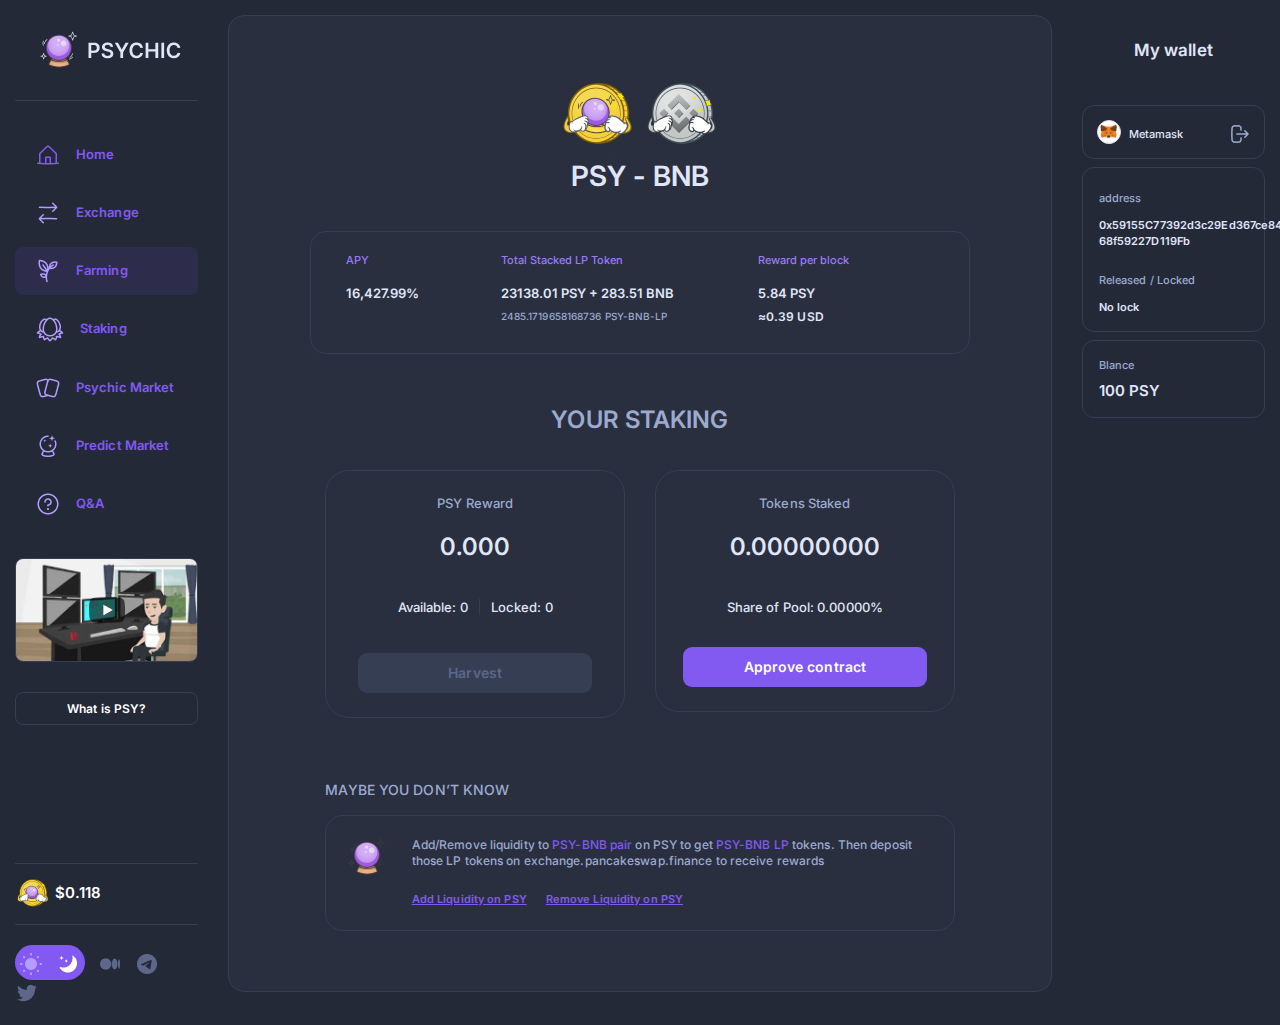
<file: farming-unlocked-dark.html>
<!doctype html>
<html class="no-js" lang="en-us">

<head>
    <meta charset="utf-8">
    <title>Psychic</title>
    <meta name="description" content="">
    <meta name="viewport" content="width=device-width, initial-scale=1">
    <!-- Place favicon.ico in the root directory -->
    <link rel="apple-touch-icon" href="icon.png">
    <!-- all css link here -->
    <!-- font-awesome css -->
    <link rel="stylesheet" href="css/font-awesome.min.css">
    <!-- default css -->
    <link rel="stylesheet" href="css/default.css">
    <!-- bootstrap css -->
    <link rel="stylesheet" href="css/bootstrap.min.css">
    <!-- style css -->
    <link rel="stylesheet" href="css/style.css">
	<!-- responsive css-->
	<link rel="stylesheet" href="css/responsive.css">
	
	<meta name="theme-color" content="#ffffff">
</head>

<body>
    <!--[if IE]>
    <p class="browserupgrade">You are using an <strong>outdated</strong> browser. Please <a href="https://browsehappy.com/">upgrade your browser</a> to improve your experience and security.</p>
    <![endif]-->
    <div class="main_section_wrapper dark">
        <div class="container-fluid mobile_px0">
            <div class="row mobile_headWrapper dark">
                <!-- mobile head start -->
                <div class="col-2">
                    <!-- menu button -->
                    <div id="wrapper" class="mobile_btn">
                        <div class="circle icon">
                            <span class="line top dark"></span>
                            <span class="line middle dark"></span>
                            <span class="line bottom dark"></span>
                        </div>
                    </div>
                </div>
                <div class="col-4 px-0">
                    <!-- mobile logo -->
                    <div class="mobile_logo">
                        <a href="#"><img src="images/mobile-logo.png" alt="logo"></a>
                    </div>
                </div>
                <div class="col-6 text-right">
                    <div class="mobile_button">
                        <a class="connected dark" href="#">0x59...19Fb</a>
                    </div>
                </div>
                <!-- mobile head end -->
            </div>
            <!-- mobile menu start -->
            <div class="mobile_menu">
                <div class="sideMenu_wrapper farming_sideMenu dark">
                    <div class="menu_wrapper">
                        <ul>
                            <li>
                                <a href="#"><img src="images/1.png" alt="menu image">Home</a>
                            </li>
                            <li>
                                <a href="#"><img src="images/2.png" alt="menu image">Exchange</a>
                            </li>
                            <li  class="active">
                                <a href="#"><img src="images/3.png" alt="menu image">Farming</a>
                            </li>
                            <li>
                                <a href="#"><img src="images/4.png" alt="menu image">Staking</a>
                            </li>
                            <li>
                                <a href="#"><img src="images/5.png" alt="menu image">Psychic Market</a>
                            </li>
                            <li>
                                <a href="#"><img src="images/6.png" alt="menu image">Predict Market</a>
                            </li>
                            <li>
                                <a href="#"><img src="images/7.png" alt="menu image">Q&A</a>
                            </li>
                        </ul>
                    </div>
                    <div class="vedio_wrapper">
                        <div class="vedio_posterImg">
                            <img src="images/video-poster.png" alt="video poster image">
                        </div>
                        <div class="play_button">
                            <a href="#"><img src="images/YouTube-gray.png" alt="play button"></a>
                        </div>
                    </div>
                    <div class="question_button dark">
                        <a href="#">What is PSY?</a>
                    </div>
                    <div class="amount dark">
                        <img src="images/amount-icon.png" alt="amount icon">
                        <span>$0.118</span>
                    </div>
                    <div class="component_wrapper">
                        <ul>
                            <li class="mood">
                                <a href="farming-unlocked-dark.html"><img src="images/d-1.png" alt="white image"></a>
                                <a href="farming-unlocked.html"><img src="images/d-2.png" alt="dark image"></a>
                            </li>
                            <li>
                                <a href="#"><img src="images/medium-dark.png" alt="medium"></a>
                            </li>
                            <li>
                                <a href="#"><img src="images/telegram-dark.png" alt="telegram"></a>
                            </li>
                            <li>
                                <a href="#"><img src="images/twitter-dark.png" alt="twitter"></a>
                            </li>
                        </ul>
                    </div>
                </div>
            </div>
            <!-- mobile menu end -->
            <div class="row">
                <!-- left sidebar start -->
                <div class="col-2 px display_none">
                    <div class="leftSide_Wrapper">
                        <div class="main_logo dark">
                            <a href="#"><img src="images/dark-logo.png" alt="logo"></a>
                        </div>
                        <div class="menu_wrapper">
                            <ul>
                                <li>
                                    <a href="#"><img src="images/1.png" alt="menu image">Home</a>
                                </li>
                                <li>
                                    <a href="#"><img src="images/2.png" alt="menu image">Exchange</a>
                                </li>
                                <li class="active">
                                    <a href="#"><img src="images/3.png" alt="menu image">Farming</a>
                                </li>
                                <li>
                                    <a href="#"><img src="images/4.png" alt="menu image">Staking</a>
                                </li>
                                <li>
                                    <a href="#"><img src="images/5.png" alt="menu image">Psychic Market</a>
                                </li>
                                <li>
                                    <a href="#"><img src="images/6.png" alt="menu image">Predict Market</a>
                                </li>
                                <li>
                                    <a href="#"><img src="images/7.png" alt="menu image">Q&A</a>
                                </li>
                            </ul>
                        </div>
                        <div class="vedio_wrapper">
                            <div class="vedio_posterImg dark">
                                <img src="images/video-poster.png" alt="video poster image">
                            </div>
                            <div class="play_button">
                                <a href="#"><img src="images/YouTube-gray.png" alt="play button"></a>
                            </div>
                        </div>
                        <div class="question_button dark">
                            <a href="#">What is PSY?</a>
                        </div>
                        <div class="amount dark farming_unlock">
                            <img src="images/amount-icon.png" alt="amount icon">
                            <span>$0.118</span>
                        </div>
                        <div class="component_wrapper">
                            <ul>
                                <li class="mood">
                                    <a href="farming-unlocked-dark.html"><img src="images/d-1.png" alt="image"></a>
                                    <a href="farming-unlocked.html"><img src="images/d-2.png" alt="image"></a>
                                </li>
                                <li>
                                    <a href="#"><img src="images/medium-dark.png" alt="medium"></a>
                                </li>
                                <li>
                                    <a href="#"><img src="images/telegram-dark.png" alt="telegram"></a>
                                </li>
                                <li>
                                    <a href="#"><img src="images/twitter-dark.png" alt="twitter"></a>
                                </li>
                            </ul>
                        </div>
                    </div>
                </div>
                <!-- left sidebar end -->
                <!-- middle area start -->
                <div class="col-12 col-sm-8">
                    <div class="middleSide_Wrapper dark br unlock_ht">
                        <div class="middleContent_head">
                            <div class="row">
                                <div class="col-12 first_wrapper">
                                    <div class="image_wrapper">
                                        <img src="images/Locked-page/01.png" alt="locked-image">
                                        <img src="images/Locked-page/02.png" alt="locked-image">
                                    </div>
                                    <div class="contain_wrapper dark">
                                        <h2>PSY - BNB</h2>
                                    </div>
                                </div>
                            </div>
                            <div class="row second_wrapper dark">
                                <div class="col-12 col-lg-3">
                                    <div class="contain_wrapper border_bt mt dark">
                                        <p>APY</p>
                                        <h4>16,427.99%</h4>
                                    </div>
                                </div>
                                <div class="col-12 col-lg-5">
                                   <div class="contain_wrapper border_bt dark">
                                        <p>Total Stacked LP Token</p>
                                        <h4>23138.01 PSY + 283.51 BNB</h4>
                                        <h5>2485.1719658168736 PSY-BNB-LP</h5>
                                    </div>
                                </div>
                                <div class="col-12 col-lg-4">
                                    <div class="contain_wrapper border_bt border_btNone dark">
                                        <p>Reward per block</p>
                                        <h4>5.84 PSY</h4>
                                        <h2 class="usd_size">≈0.39 USD</h2> 
                                    </div>
                                </div> 
                            </div>
                            <div class="third_wrapper">
                                <div class="lock_heading dark">
                                    <h2>Your staking</h2>
                                </div>
                                <div class="row stakingBox">
                                    <div class="col-12 col-lg-6">
                                        <div class="StakingBoxWrapper dark">
                                            <div class="StakingBox1 dark">
                                                <p>PSY Reward</p>
                                                <h3>0.000</h3>
                                            </div>
                                            <div class="StakingBox2 dark">
                                                <p class="StakingL">Available: 0</p>
                                                <p  class="StakingR">Locked: 0</p>
                                            </div>
                                            <div class="StakingBoxBtn dark">
                                                <a href="#">Harvest</a>
                                            </div>
                                        </div>
                                    </div>
                                    <div class="col-12 col-lg-6">
                                        <div class="StakingBoxWrapper dark">
                                            <div class="StakingBox1 dark">
                                                <p>Tokens Staked</p>
                                                <h3>0.00000000</h3>
                                            </div>
                                            <div class="StakingBox3 dark">
                                                <p>Share of Pool: 0.00000%</p>
                                            </div>
                                            <div class="StakingBoxBtn1">
                                                <a href="#">Approve contract</a>
                                            </div>
                                        </div>
                                    </div>
                                </div>
                            </div>
                            <div class="row five_wrapper">
                                <div class="col-12">
                                    <div class="Maybe_heading dark">
                                        <h2>Maybe you don’t know</h2>
                                    </div>
                                    <div class="Maybe_box_wrapper dark">
                                        <div class="M_B_img">
                                            <img src="images/Locked-page/Maybe.png" alt="Maybe.png">
                                        </div>
                                        <div class="M_B_contain dark">
                                            <p>Add/Remove liquidity to <span>PSY-BNB pair</span> on PSY to get <span>PSY-BNB LP</span> tokens. Then deposit those LP tokens on exchange.pancakeswap.finance to receive rewards</p>
                                            <a href="#">Add Liquidity on PSY</a>
                                            <a href="#">Remove Liquidity on PSY</a>
                                        </div>
                                    </div>
                                </div>
                            </div>
                        </div>
                    </div>
                </div>
                <!-- middle area end -->
                <!-- right sidebar start -->
                <div class="col-12 col-sm-2">
                    <div class="rightSide_Wrapper dark">
                        <div class="rightSide_heading">
                            <h3>My wallet</h3>
                        </div>
                        <div class="wallet_wrapper myWallet">
                            <div class="row">
                                <div class="col-12 mb">
                                    <div class="wallet_content dark">
                                        <div class="wallet_image">
                                            <img src="images/wallet-1.png" alt="wallet">
                                        </div>
                                        <div class="wallet_title dark">
                                            <span>Metamask</span>
                                        </div>
                                        <div class="wallet_logout">
                                            <a href="#"> <img src="images/logout-dark.png" alt="wallet logout"></a>
                                        </div>
                                        <div class="clr"></div>
                                    </div>
                                </div>
                                <div class="col-12 mb">
                                    <div class="wallet_status dark">
                                        <div class="wallet_address">
                                            <span class="title">address</span>
                                            <span class="path">0x59155C77392d3c29Ed367ce849<br>68f59227D119Fb</span>
                                        </div>
                                        <div class="wallet_position">
                                            <span class="title">Released / Locked</span>
                                            <span class="position">No lock</span>
                                        </div>
                                    </div>
                                </div>
                                <div class="col-12 mb">
                                    <div class="wallet_blance dark">
                                        <span class="title">Blance</span>
                                        <span class="wallet">100 PSY</span>
                                    </div>
                                </div>
                            </div>
                        </div>
                        <div class="row">
                            <div class="col-12 text-center mobile_footer">
                                <div class="footer_logo">
                                    <a href="#"><img src="images/dark-logo.png" alt="logo"></a>
                                </div>
                                <div class="footer_line dark"></div>
                                <div class="social_image">
                                    <a href="#"><img src="images/medium-dark.png" alt="medium"></a>
                                    <a href="#"><img src="images/telegram-dark.png" alt="telegram"></a>
                                    <a href="#"><img src="images/twitter-dark.png" alt="twitter"></a>
                                </div>
                            </div>
                        </div>
                    </div>
                </div>
                <!-- right sidebar end -->
            </div>
        </div>
    </div>
    <!-- all js link -->
    <!-- modernizr js -->
    <script src="js/modernizr-3.8.0.min.js"></script>
    <!-- jquery js -->
    <script src="js/jquery-1.12.4.min.js"></script>
    <!-- popper js -->
    <script src="js/popper.min.js"></script>
    <!-- bootstrap js -->
    <script src="js/bootstrap.min.js"></script>
    <!-- plugins js -->
    <script src="js/plugins.js"></script>
    <!-- main js -->
    <script src="js/main.js"></script>
</body>

</html>
</file>
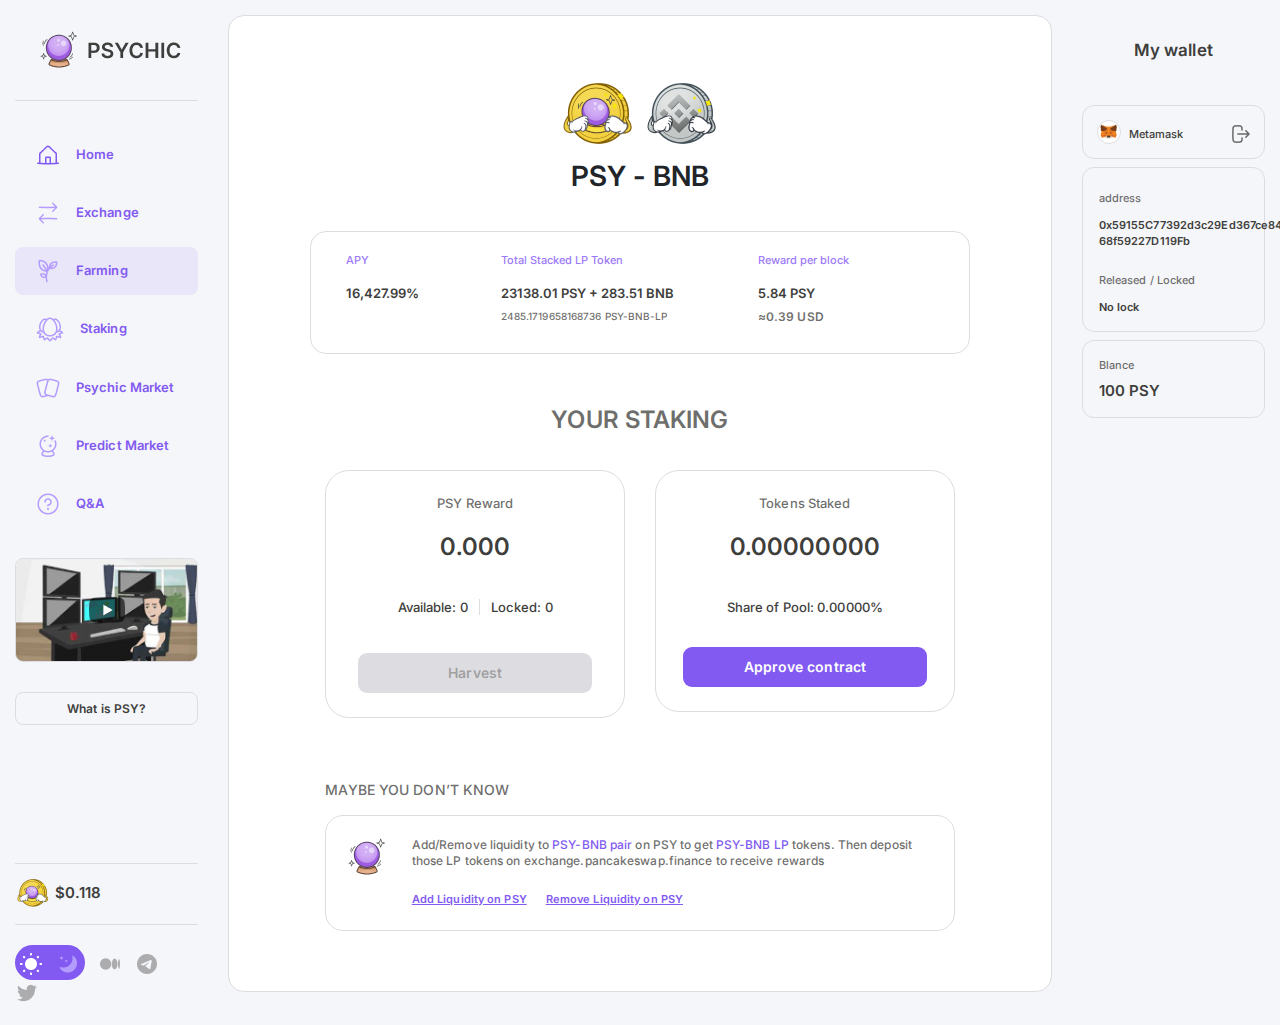
<file: farming-unlocked.html>
<!doctype html>
<html class="no-js" lang="en-us">

<head>
    <meta charset="utf-8">
    <title>Psychic</title>
    <meta name="description" content="">
    <meta name="viewport" content="width=device-width, initial-scale=1">
    <!-- Place favicon.ico in the root directory -->
    <link rel="apple-touch-icon" href="icon.png">
    <!-- all css link here -->
    <!-- font-awesome css -->
    <link rel="stylesheet" href="css/font-awesome.min.css">
    <!-- default css -->
    <link rel="stylesheet" href="css/default.css">
    <!-- bootstrap css -->
    <link rel="stylesheet" href="css/bootstrap.min.css">
    <!-- style css -->
    <link rel="stylesheet" href="css/style.css">
	<!-- responsive css-->
	<link rel="stylesheet" href="css/responsive.css">
	
	<meta name="theme-color" content="#ffffff">
</head>

<body>
    <!--[if IE]>
    <p class="browserupgrade">You are using an <strong>outdated</strong> browser. Please <a href="https://browsehappy.com/">upgrade your browser</a> to improve your experience and security.</p>
    <![endif]-->
    <div class="main_section_wrapper">
        <div class="container-fluid mobile_px0">
            <div class="row mobile_headWrapper">
                <!-- mobile head start -->
                <div class="col-2">
                    <!-- menu button -->
                    <div id="wrapper" class="mobile_btn">
                        <div class="circle icon">
                            <span class="line top"></span>
                            <span class="line middle"></span>
                            <span class="line bottom"></span>
                        </div>
                    </div>
                </div>
                <div class="col-4 px-0">
                    <!-- mobile logo -->
                    <div class="mobile_logo">
                        <a href="#"><img src="images/mobile-logo.png" alt="logo"></a>
                    </div>
                </div>
                <div class="col-6 text-right">
                    <div class="mobile_button">
                        <a class="connected" href="#">0x59...19Fb</a>
                    </div>
                </div>
                <!-- mobile head end -->
            </div>
            <!-- mobile menu start -->
            <div class="mobile_menu">
                <div class="sideMenu_wrapper farming_sideMenu">
                    <div class="menu_wrapper">
                        <ul>
                            <li>
                                <a href="#"><img src="images/1.png" alt="menu image">Home</a>
                            </li>
                            <li>
                                <a href="#"><img src="images/2.png" alt="menu image">Exchange</a>
                            </li>
                            <li class="active">
                                <a href="farming-unlocked.html"><img src="images/3.png" alt="menu image">Farming</a>
                            </li>
                            <li>
                                <a href="#"><img src="images/4.png" alt="menu image">Staking</a>
                            </li>
                            <li>
                                <a href="#"><img src="images/5.png" alt="menu image">Psychic Market</a>
                            </li>
                            <li>
                                <a href="#"><img src="images/6.png" alt="menu image">Predict Market</a>
                            </li>
                            <li>
                                <a href="#"><img src="images/7.png" alt="menu image">Q&A</a>
                            </li>
                        </ul>
                    </div>
                    <div class="vedio_wrapper">
                        <div class="vedio_posterImg">
                            <img src="images/video-poster.png" alt="video poster image">
                        </div>
                        <div class="play_button">
                            <a href="#"><img src="images/YouTube-gray.png" alt="play button"></a>
                        </div>
                    </div>
                    <div class="question_button">
                        <a href="#">What is PSY?</a>
                    </div>
                    <div class="amount">
                        <img src="images/amount-icon.png" alt="amount icon">
                        <span>$0.118</span>
                    </div>
                    <div class="component_wrapper">
                        <ul>
                            <li class="mood">
                                <a href="farming-unlocked.html"><img src="images/white.png" alt="white image"></a>
                                <a href="farming-unlocked-dark.html"><img src="images/dark.png" alt="dark image"></a>
                            </li>
                            <li>
                                <a href="#"><img src="images/medium.png" alt="medium"></a>
                            </li>
                            <li>
                                <a href="#"><img src="images/telegram.png" alt="telegram"></a>
                            </li>
                            <li>
                                <a href="#"><img src="images/twitter.png" alt="twitter"></a>
                            </li>
                        </ul>
                    </div>
                </div>
            </div>
            <!-- mobile menu end -->
            <div class="row">
                <!-- left sidebar start -->
                <div class="col-2 px display_none">
                    <div class="leftSide_Wrapper">
                        <div class="main_logo">
                            <a href="#"><img src="images/logo.png" alt="logo"></a>
                        </div>
                        <div class="menu_wrapper">
                            <ul>
                                <li>
                                    <a href="#"><img src="images/1.png" alt="menu image">Home</a>
                                </li>
                                <li>
                                    <a href="#"><img src="images/2.png" alt="menu image">Exchange</a>
                                </li>
                                <li class="active">
                                    <a href="farming-unlocked.html"><img src="images/3.png" alt="menu image">Farming</a>
                                </li>
                                <li>
                                    <a href="#"><img src="images/4.png" alt="menu image">Staking</a>
                                </li>
                                <li>
                                    <a href="#"><img src="images/5.png" alt="menu image">Psychic Market</a>
                                </li>
                                <li>
                                    <a href="#"><img src="images/6.png" alt="menu image">Predict Market</a>
                                </li>
                                <li>
                                    <a href="#"><img src="images/7.png" alt="menu image">Q&A</a>
                                </li>
                            </ul>
                        </div>
                        <div class="vedio_wrapper">
                            <div class="vedio_posterImg">
                                <img src="images/video-poster.png" alt="video poster image">
                            </div>
                            <div class="play_button">
                                <a href="#"><img src="images/YouTube-gray.png" alt="play button"></a>
                            </div>
                        </div>
                        <div class="question_button">
                            <a href="#">What is PSY?</a>
                        </div>
                        <div class="amount farming_unlock">
                            <img src="images/amount-icon.png" alt="amount icon">
                            <span>$0.118</span>
                        </div>
                        <div class="component_wrapper">
                            <ul>
                                <li class="mood">
                                    <a href="farming-unlocked.html"><img src="images/white.png" alt="white image"></a>
                                    <a href="farming-unlocked-dark.html"><img src="images/dark.png" alt="dark image"></a>
                                </li>
                                <li>
                                    <a href="#"><img src="images/medium.png" alt="medium"></a>
                                </li>
                                <li>
                                    <a href="#"><img src="images/telegram.png" alt="telegram"></a>
                                </li>
                                <li>
                                    <a href="#"><img src="images/twitter.png" alt="twitter"></a>
                                </li>
                            </ul>
                        </div>
                    </div>
                </div>
                <!-- left sidebar end -->
                <!-- middle area start -->
                <div class="col-12 col-sm-8">
                    <div class="middleSide_Wrapper br unlock_ht">
                        <div class="middleContent_head">
                            <div class="row">
                                <div class="col-12 first_wrapper">
                                    <div class="image_wrapper">
                                        <img src="images/Locked-page/01.png" alt="locked-image">
                                        <img src="images/Locked-page/02.png" alt="locked-image">
                                    </div>
                                    <div class="contain_wrapper">
                                        <h2>PSY - BNB</h2>
                                    </div>
                                </div>
                            </div>
                            <div class="row second_wrapper">
                                <div class="col-12 col-lg-3">
                                    <div class="contain_wrapper border_bt mt">
                                        <p>APY</p>
                                        <h4>16,427.99%</h4>
                                    </div>
                                </div>
                                <div class="col-12 col-lg-5">
                                   <div class="contain_wrapper border_bt">
                                        <p>Total Stacked LP Token</p>
                                        <h4>23138.01 PSY + 283.51 BNB</h4>
                                        <h5>2485.1719658168736 PSY-BNB-LP</h5>
                                    </div>
                                </div>
                                <div class="col-12 col-lg-4">
                                    <div class="contain_wrapper border_bt border_btNone">
                                        <p>Reward per block</p>
                                        <h4>5.84 PSY</h4>
                                        <h2 class="usd_size">≈0.39 USD</h2> 
                                    </div>
                                </div> 
                            </div>
                            <div class="third_wrapper">
                                <div class="lock_heading">
                                    <h2>Your staking</h2>
                                </div>
                                <div class="row stakingBox">
                                    <div class="col-12 col-lg-6">
                                        <div class="StakingBoxWrapper">
                                            <div class="StakingBox1">
                                                <p>PSY Reward</p>
                                                <h3>0.000</h3>
                                            </div>
                                            <div class="StakingBox2">
                                                <p class="StakingL">Available: 0</p>
                                                <p  class="StakingR">Locked: 0</p>
                                            </div>
                                            <div class="StakingBoxBtn">
                                                <a href="#">Harvest</a>
                                            </div>
                                        </div>
                                    </div>
                                    <div class="col-12 col-lg-6">
                                        <div class="StakingBoxWrapper">
                                            <div class="StakingBox1">
                                                <p>Tokens Staked</p>
                                                <h3>0.00000000</h3>
                                            </div>
                                            <div class="StakingBox3">
                                                <p>Share of Pool: 0.00000%</p>
                                            </div>
                                            <div class="StakingBoxBtn1">
                                                <a href="#">Approve contract</a>
                                            </div>
                                        </div>
                                    </div>
                                </div>
                            </div>

                        
                            <div class="row five_wrapper">
                                <div class="col-12">
                                    <div class="Maybe_heading">
                                        <h2>Maybe you don’t know</h2>
                                    </div>
                                    <div class="Maybe_box_wrapper">
                                        <div class="M_B_img">
                                            <img src="images/Locked-page/Maybe.png" alt="Maybe.png">
                                        </div>
                                        <div class="M_B_contain">
                                            <p>Add/Remove liquidity to <span>PSY-BNB pair</span> on PSY to get <span>PSY-BNB LP</span> tokens. Then deposit those LP tokens on exchange.pancakeswap.finance to receive rewards</p>
                                            <a href="#">Add Liquidity on PSY</a>
                                            <a href="#">Remove Liquidity on PSY</a>
                                        </div>
                                    </div>
                                </div>
                            </div>
                        </div>
                    </div>
                </div>
                <!-- middle area end -->
                <!-- right sidebar start -->
                <div class="col-12 col-sm-2">
                    <div class="rightSide_Wrapper">
                        <div class="rightSide_heading">
                            <h3>My wallet</h3>
                        </div>
                        <div class="wallet_wrapper myWallet">
                            <div class="row">
                                <div class="col-12 mb">
                                    <div class="wallet_content">
                                        <div class="wallet_image">
                                            <img src="images/wallet-1.png" alt="wallet">
                                        </div>
                                        <div class="wallet_title">
                                            <span>Metamask</span>
                                        </div>
                                        <div class="wallet_logout">
                                           <a href="#"> <img src="images/logout.png" alt="wallet logout"></a>
                                        </div>
                                        <div class="clr"></div>
                                    </div>
                                </div>
                                <div class="col-12 mb">
                                    <div class="wallet_status">
                                        <div class="wallet_address">
                                            <span class="title">address</span>
                                            <span class="path">0x59155C77392d3c29Ed367ce849<br>68f59227D119Fb</span>
                                        </div>
                                        <div class="wallet_position">
                                            <span class="title">Released / Locked</span>
                                            <span class="position">No lock</span>
                                        </div>
                                    </div>
                                </div>
                                <div class="col-12 mb">
                                    <div class="wallet_blance">
                                        <span class="title">Blance</span>
                                        <span class="wallet">100 PSY</span>
                                    </div>
                                </div>
                            </div>
                        </div>
                        <div class="row">
                            <div class="col-12 text-center mobile_footer">
                                <div class="footer_logo">
                                    <a href="#"><img src="images/logo.png" alt="logo"></a>
                                </div>
                                <div class="footer_line"></div>
                                <div class="social_image">
                                    <a href="#"><img src="images/medium.png" alt="medium"></a>
                                    <a href="#"><img src="images/telegram.png" alt="telegram"></a>
                                    <a href="#"><img src="images/twitter.png" alt="twitter"></a>
                                </div>
                            </div>
                        </div>
                    </div>
                </div>
                <!-- right sidebar end -->
            </div>
        </div>
    </div>
    <!-- all js link -->
    <!-- modernizr js -->
    <script src="js/modernizr-3.8.0.min.js"></script>
    <!-- jquery js -->
    <script src="js/jquery-1.12.4.min.js"></script>
    <!-- popper js -->
    <script src="js/popper.min.js"></script>
    <!-- bootstrap js -->
    <script src="js/bootstrap.min.js"></script>
    <!-- plugins js -->
    <script src="js/plugins.js"></script>
    <!-- main js -->
    <script src="js/main.js"></script>
</body>

</html>
</file>
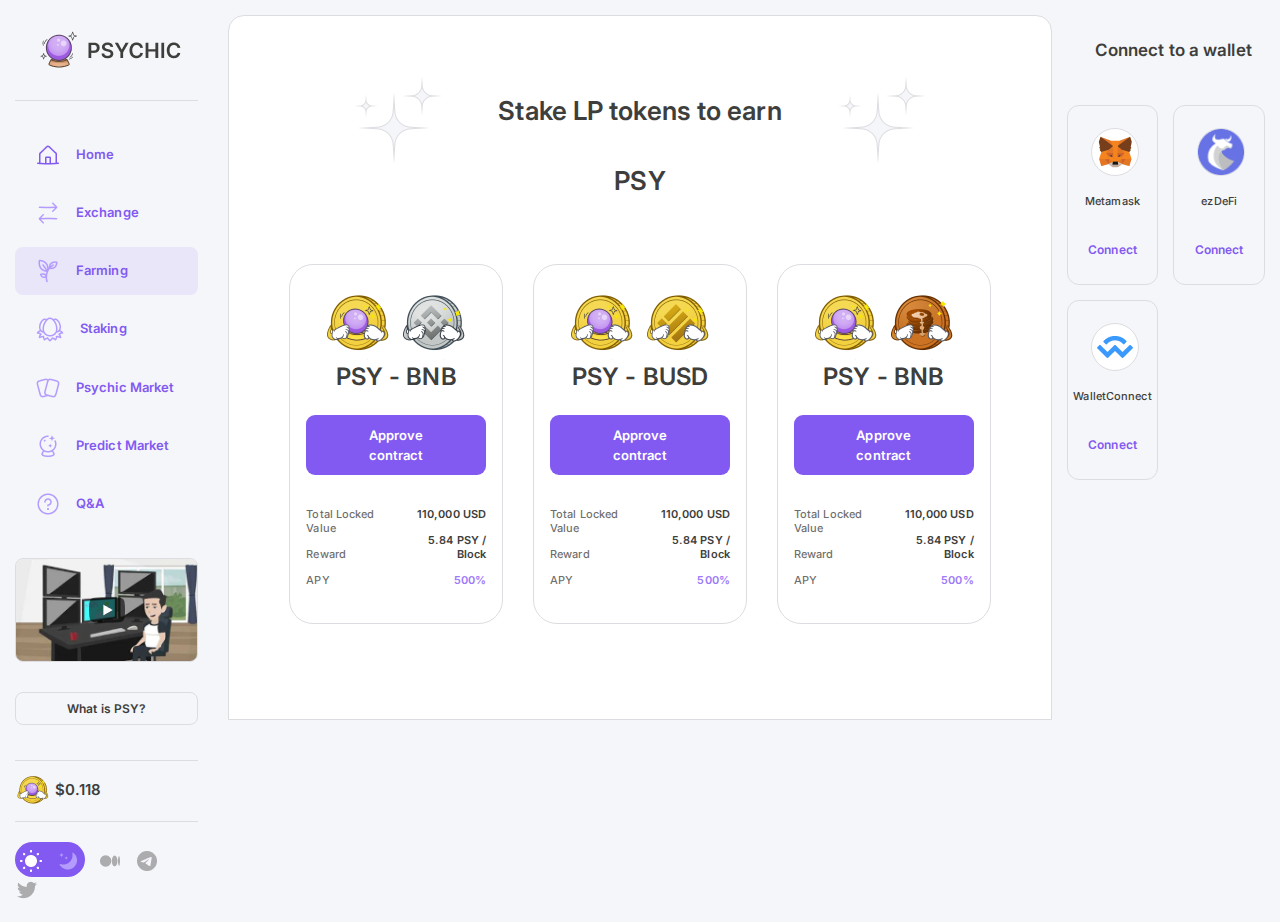
<file: farming.html>
<!doctype html>
<html class="no-js" lang="en-us">

<head>
    <meta charset="utf-8">
    <title>Psychic</title>
    <meta name="description" content="">
    <meta name="viewport" content="width=device-width, initial-scale=1">
    <!-- Place favicon.ico in the root directory -->
    <link rel="apple-touch-icon" href="icon.png">
    <!-- all css link here -->
    <!-- font-awesome css -->
    <link rel="stylesheet" href="css/font-awesome.min.css">
    <!-- default css -->
    <link rel="stylesheet" href="css/default.css">
    <!-- bootstrap css -->
    <link rel="stylesheet" href="css/bootstrap.min.css">
    <!-- style css -->
    <link rel="stylesheet" href="css/style.css">
	<!-- responsive css-->
	<link rel="stylesheet" href="css/responsive.css">
	
	<meta name="theme-color" content="#ffffff">
</head>

<body>
    <!--[if IE]>
    <p class="browserupgrade">You are using an <strong>outdated</strong> browser. Please <a href="https://browsehappy.com/">upgrade your browser</a> to improve your experience and security.</p>
    <![endif]-->
    <div class="main_section_wrapper">
        <div class="container-fluid mobile_px0">
            <div class="row mobile_headWrapper">
                <!-- mobile head start -->
                <div class="col-2">
                    <!-- menu button -->
                    <div id="wrapper" class="mobile_btn">
                        <div class="circle icon">
                            <span class="line top"></span>
                            <span class="line middle"></span>
                            <span class="line bottom"></span>
                        </div>
                    </div>
                </div>
                <div class="col-4 px-0">
                    <!-- mobile logo -->
                    <div class="mobile_logo">
                        <a href="#"><img src="images/mobile-logo.png" alt="logo"></a>
                    </div>
                </div>
                <div class="col-6 text-right">
                    <div class="mobile_button">
                        <a class="connected" href="#">0x59...19Fb</a>
                    </div>
                </div>
                <!-- mobile head end -->
            </div>
            <!-- mobile menu start -->
            <div class="mobile_menu">
                <div class="sideMenu_wrapper farming_sideMenu">
                    <div class="menu_wrapper">
                        <ul>
                            <li>
                                <a href="#"><img src="images/1.png" alt="menu image">Home</a>
                            </li>
                            <li>
                                <a href="#"><img src="images/2.png" alt="menu image">Exchange</a>
                            </li>
                            <li class="active">
                                <a href="farming.html"><img src="images/3.png" alt="menu image">Farming</a>
                            </li>
                            <li>
                                <a href="#"><img src="images/4.png" alt="menu image">Staking</a>
                            </li>
                            <li>
                                <a href="#"><img src="images/5.png" alt="menu image">Psychic Market</a>
                            </li>
                            <li>
                                <a href="#"><img src="images/6.png" alt="menu image">Predict Market</a>
                            </li>
                            <li>
                                <a href="#"><img src="images/7.png" alt="menu image">Q&A</a>
                            </li>
                        </ul>
                    </div>
                    <div class="vedio_wrapper">
                        <div class="vedio_posterImg">
                            <img src="images/video-poster.png" alt="video poster image">
                        </div>
                        <div class="play_button">
                            <a href="#"><img src="images/YouTube-gray.png" alt="play button"></a>
                        </div>
                    </div>
                    <div class="question_button">
                        <a href="#">What is PSY?</a>
                    </div>
                    <div class="amount">
                        <img src="images/amount-icon.png" alt="amount icon">
                        <span>$0.118</span>
                    </div>
                    <div class="component_wrapper">
                        <ul>
                            <li class="mood">
                                <a href="farming.html"><img src="images/white.png" alt="white image"></a>
                                <a href="farming-dark.html"><img src="images/dark.png" alt="dark image"></a>
                            </li>
                            <li>
                                <a href="#"><img src="images/medium.png" alt="medium"></a>
                            </li>
                            <li>
                                <a href="#"><img src="images/telegram.png" alt="telegram"></a>
                            </li>
                            <li>
                                <a href="#"><img src="images/twitter.png" alt="twitter"></a>
                            </li>
                        </ul>
                    </div>
                </div>
            </div>
            <!-- mobile menu end -->
            <div class="row">
                <!-- left sidebar start -->
                <div class="col-2 px display_none">
                    <div class="leftSide_Wrapper">
                        <div class="main_logo">
                            <a href="#"><img src="images/logo.png" alt="logo"></a>
                        </div>
                        <div class="menu_wrapper">
                            <ul>
                                <li>
                                    <a href="#"><img src="images/1.png" alt="menu image">Home</a>
                                </li>
                                <li>
                                    <a href="#"><img src="images/2.png" alt="menu image">Exchange</a>
                                </li>
                                <li  class="active">
                                    <a href="farming.html"><img src="images/3.png" alt="menu image">Farming</a>
                                </li>
                                <li>
                                    <a href="#"><img src="images/4.png" alt="menu image">Staking</a>
                                </li>
                                <li>
                                    <a href="#"><img src="images/5.png" alt="menu image">Psychic Market</a>
                                </li>
                                <li>
                                    <a href="#"><img src="images/6.png" alt="menu image">Predict Market</a>
                                </li>
                                <li>
                                    <a href="#"><img src="images/7.png" alt="menu image">Q&A</a>
                                </li>
                            </ul>
                        </div>
                        <div class="vedio_wrapper">
                            <div class="vedio_posterImg">
                                <img src="images/video-poster.png" alt="video poster image">
                            </div>
                            <div class="play_button">
                                <a href="#"><img src="images/YouTube-gray.png" alt="play button"></a>
                            </div>
                        </div>
                        <div class="question_button">
                            <a href="#">What is PSY?</a>
                        </div>
                        <div class="amount">
                            <img src="images/amount-icon.png" alt="amount icon">
                            <span>$0.118</span>
                        </div>
                        <div class="component_wrapper">
                            <ul>
                                <li class="mood">
                                    <a href="farming.html"><img src="images/white.png" alt="white image"></a>
                                    <a href="farming-dark.html"><img src="images/dark.png" alt="dark image"></a>
                                </li>
                                <li>
                                    <a href="#"><img src="images/medium.png" alt="medium"></a>
                                </li>
                                <li>
                                    <a href="#"><img src="images/telegram.png" alt="telegram"></a>
                                </li>
                                <li>
                                    <a href="#"><img src="images/twitter.png" alt="twitter"></a>
                                </li>
                            </ul>
                        </div>
                    </div>
                </div>
                <!-- left sidebar end -->
                <!-- middle area start -->
                <div class="col-12 col-sm-8 mobile_px0">
                    <div class="middleSide_Wrapper farming_wrap">
                        <div class="middleContent_head">
                            <div class="row">
                                <div class="col-12 col-sm-3 text-right mobile_left">
                                    <img src="images/fr-head-img.png" alt="image">
                                </div>
                                <div class="col-12 col-sm-6 text-center">
                                    <div class="market_heading">
                                        <h3>Stake LP tokens to earn PSY</h3>
                                    </div>
                                </div>
                                <div class="col-12 col-sm-3">
                                    <img class="mobileDis_none" src="images/fr-head-img.png" alt="image">
                                </div>
                            </div>
                        </div>
                        <div class="middleContent_main">
                            <div class="row mt-40">
                                <div class="col-12 col-lg-4">
                                    <div class="single_activity single_farming">
                                        <div class="headign">
                                            <div class="head_image text-center">
                                                <img src="images/fr-1.png" alt="image">
                                                <img src="images/fr-2.png" alt="image">
                                            </div>
                                            <div class="headText text-center">
                                                <span>PSY - BNB</span>
                                            </div>
                                        </div>
                                        <div class="approve_btn text-center">
                                            <a href="farming-locked.html">Approve contract</a>
                                        </div>
                                        <div class="pricing">
                                            <div class="price_text farming_priceText">
                                                <span>Total Locked Value</span>
                                                <span>Reward</span>
                                                <span>APY</span>
                                            </div>
                                            <div class="price farming_price">
                                                <span>110,000 USD</span>
                                                <span>5.84 PSY / Block</span>
                                                <span class="pink_color">500%</span>
                                            </div>
                                            <div class="clr"></div>
                                        </div>
                                    </div>
                                </div>
                                <div class="col-12 col-lg-4">
                                    <div class="single_activity single_farming">
                                        <div class="headign">
                                            <div class="head_image text-center">
                                                <img src="images/fr-3.png" alt="image">
                                                <img src="images/fr-4.png" alt="image">
                                            </div>
                                            <div class="headText text-center">
                                                <span>PSY - BUSD</span>
                                            </div>
                                        </div>
                                        <div class="approve_btn text-center">
                                            <a href="farming-locked.html">Approve contract</a>
                                        </div>
                                        <div class="pricing">
                                            <div class="price_text farming_priceText">
                                                <span>Total Locked Value</span>
                                                <span>Reward</span>
                                                <span>APY</span>
                                            </div>
                                            <div class="price farming_price">
                                                <span>110,000 USD</span>
                                                <span>5.84 PSY / Block</span>
                                                <span class="pink_color">500%</span>
                                            </div>
                                            <div class="clr"></div>
                                        </div>
                                    </div>
                                </div>
                                <div class="col-12 col-lg-4">
                                    <div class="single_activity single_farming">
                                        <div class="headign">
                                            <div class="head_image text-center">
                                                <img src="images/fr-5.png" alt="image">
                                                <img src="images/fr-6.png" alt="image">
                                            </div>
                                            <div class="headText text-center">
                                                <span>PSY - BNB</span>
                                            </div>
                                        </div>
                                        <div class="approve_btn text-center">
                                            <a href="farming-locked.html">Approve contract</a>
                                        </div>
                                        <div class="pricing">
                                            <div class="price_text farming_priceText">
                                                <span>Total Locked Value</span>
                                                <span>Reward</span>
                                                <span>APY</span>
                                            </div>
                                            <div class="price farming_price">
                                                <span>110,000 USD</span>
                                                <span>5.84 PSY / Block</span>
                                                <span class="pink_color">500%</span>
                                            </div>
                                            <div class="clr"></div>
                                        </div>
                                    </div>
                                </div>
                            </div>
                        </div>
                    </div>
                </div>
                <!-- middle area end -->
                <!-- right sidebar start -->
                <div class="col-12 col-sm-2">
                    <div class="rightSide_Wrapper">
                        <div class="rightSide_heading mobileViewDis_none">
                            <h3>Connect to a wallet</h3>
                        </div>
                        <div class="wallet_wrapper mobileViewDis_none">
                            <div class="row">
                                <div class="col-4 col-sm-12 col-xl-6 text-center pos-r px-0">
                                    <div class="single_wallet">
                                        <div class="wallet_image">
                                            <img src="images/wallet-1.png" alt="wallet image">
                                        </div>
                                        <div class="wallet_title">
                                            <span>Metamask</span>
                                        </div>
                                        <div class="wallet_connect">
                                            <a href="#">Connect</a>
                                        </div>
                                    </div>
                                </div>
                                <div class="col-4 col-sm-12 col-xl-6 text-center pos-r px-0">
                                    <div class="single_wallet">
                                        <div class="wallet_image">
                                            <img src="images/wallet-2.png" alt="wallet image">
                                        </div>
                                        <div class="wallet_title">
                                            <span>ezDeFi</span>
                                        </div>
                                        <div class="wallet_connect">
                                            <a href="#">Connect</a>
                                        </div>
                                    </div>
                                </div>
                                <div class="col-4 col-sm-12 col-xl-6 text-center pos-r px-0">
                                    <div class="single_wallet last_child">
                                        <div class="wallet_image">
                                            <img src="images/wallet-3.png" alt="wallet image">
                                        </div>
                                        <div class="wallet_title">
                                            <span>WalletConnect</span>
                                        </div>
                                        <div class="wallet_connect">
                                            <a href="#">Connect</a>
                                        </div>
                                    </div>
                                </div>
                            </div>
                        </div>
                        <!-- mobile view start -->
                        <div class="rightSide_heading bigDevice_hide">
                            <h3>My wallet</h3>
                        </div>
                        <div class="wallet_wrapper myWallet bigDevice_hide">
                            <div class="row">
                                <div class="col-12 mb">
                                    <div class="wallet_content">
                                        <div class="wallet_image">
                                            <img src="images/wallet-1.png" alt="wallet">
                                        </div>
                                        <div class="wallet_title">
                                            <span>Metamask</span>
                                        </div>
                                        <div class="wallet_logout">
                                           <a href="#"> <img src="images/logout.png" alt="wallet logout"></a>
                                        </div>
                                        <div class="clr"></div>
                                    </div>
                                </div>
                                <div class="col-12 mb">
                                    <div class="wallet_status">
                                        <div class="wallet_address">
                                            <span class="title">address</span>
                                            <span class="path">0x59155C77392d3c29Ed367ce849<br>68f59227D119Fb</span>
                                        </div>
                                        <div class="wallet_position">
                                            <span class="title">Released / Locked</span>
                                            <span class="position">No lock</span>
                                        </div>
                                    </div>
                                </div>
                                <div class="col-12 mb">
                                    <div class="wallet_blance">
                                        <span class="title">Blance</span>
                                        <span class="wallet">100 PSY</span>
                                    </div>
                                </div>
                            </div>
                        </div>
                        <!-- mobile view end -->
                        <div class="row">
                            <div class="col-12 text-center mobile_footer">
                                <div class="footer_logo">
                                    <a href="#"><img src="images/logo.png" alt="logo"></a>
                                </div>
                                <div class="footer_line"></div>
                                <div class="social_image">
                                    <a href="#"><img src="images/medium.png" alt="medium"></a>
                                    <a href="#"><img src="images/telegram.png" alt="telegram"></a>
                                    <a href="#"><img src="images/twitter.png" alt="twitter"></a>
                                </div>
                            </div>
                        </div>
                    </div>
                </div>
                <!-- right sidebar end -->
            </div>
        </div>
    </div>
    <!-- all js link -->
    <!-- modernizr js -->
    <script src="js/modernizr-3.8.0.min.js"></script>
    <!-- jquery js -->
    <script src="js/jquery-1.12.4.min.js"></script>
    <!-- popper js -->
    <script src="js/popper.min.js"></script>
    <!-- bootstrap js -->
    <script src="js/bootstrap.min.js"></script>
    <!-- plugins js -->
    <script src="js/plugins.js"></script>
    <!-- main js -->
    <script src="js/main.js"></script>
</body>

</html>
</file>
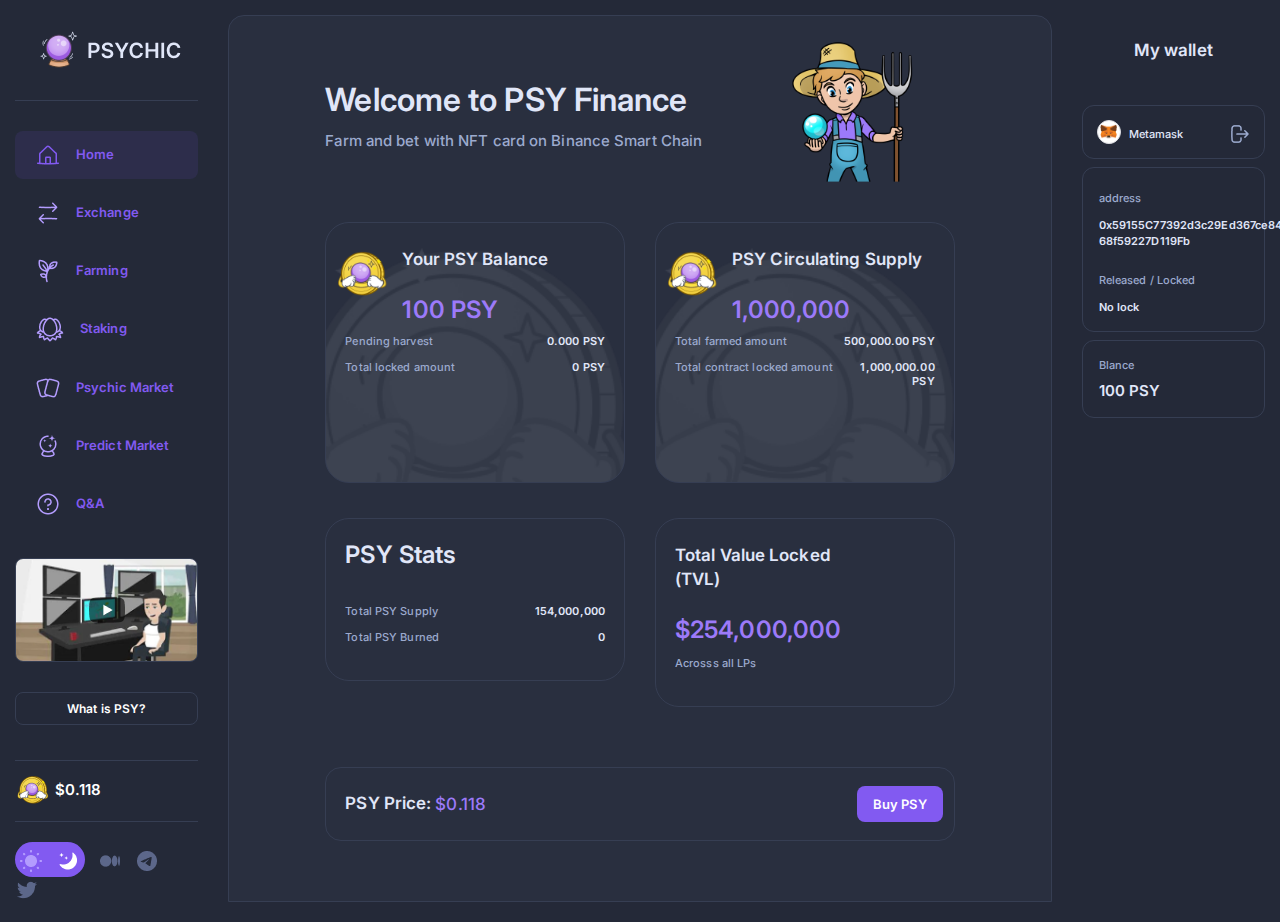
<file: home-connected-dark.html>
<!doctype html>
<html class="no-js" lang="en-us">

<head>
    <meta charset="utf-8">
    <title>Psychic</title>
    <meta name="description" content="">
    <meta name="viewport" content="width=device-width, initial-scale=1">
    <!-- Place favicon.ico in the root directory -->
    <link rel="apple-touch-icon" href="icon.png">
    <!-- all css link here -->
    <!-- font-awesome css -->
    <link rel="stylesheet" href="css/font-awesome.min.css">
    <!-- default css -->
    <link rel="stylesheet" href="css/default.css">
    <!-- bootstrap css -->
    <link rel="stylesheet" href="css/bootstrap.min.css">
    <!-- style css -->
    <link rel="stylesheet" href="css/style.css">
	<!-- responsive css-->
	<link rel="stylesheet" href="css/responsive.css">
	
	<meta name="theme-color" content="#ffffff">
</head>

<body>
    <!--[if IE]>
    <p class="browserupgrade">You are using an <strong>outdated</strong> browser. Please <a href="https://browsehappy.com/">upgrade your browser</a> to improve your experience and security.</p>
    <![endif]-->
    <div class="main_section_wrapper dark">
        <div class="container-fluid mobile_px0">
            <div class="row mobile_headWrapper dark">
                <!-- mobile head start -->
                <div class="col-2">
                    <!-- menu button -->
                    <div id="wrapper" class="mobile_btn">
                        <div class="circle icon">
                            <span class="line top dark"></span>
                            <span class="line middle dark"></span>
                            <span class="line bottom dark"></span>
                        </div>
                    </div>
                </div>
                <div class="col-4 px-0">
                    <!-- mobile logo -->
                    <div class="mobile_logo">
                        <a href="#"><img src="images/mobile-logo.png" alt="logo"></a>
                    </div>
                </div>
                <div class="col-6 text-right">
                    <div class="mobile_button">
                        <a class="connected dark" href="#">0x59...19Fb</a>
                    </div>
                </div>
                <!-- mobile head end -->
            </div>
            <!-- mobile menu start -->
            <div class="mobile_menu">
                <div class="sideMenu_wrapper dark">
                    <div class="menu_wrapper">
                        <ul>
                            <li class="active">
                                <a href="home-connected-dark.html"><img src="images/1.png" alt="menu image">Home</a>
                            </li>
                            <li>
                                <a href="#"><img src="images/2.png" alt="menu image">Exchange</a>
                            </li>
                            <li>
                                <a href="#"><img src="images/3.png" alt="menu image">Farming</a>
                            </li>
                            <li>
                                <a href="#"><img src="images/4.png" alt="menu image">Staking</a>
                            </li>
                            <li>
                                <a href="#"><img src="images/5.png" alt="menu image">Psychic Market</a>
                            </li>
                            <li>
                                <a href="#"><img src="images/6.png" alt="menu image">Predict Market</a>
                            </li>
                            <li>
                                <a href="#"><img src="images/7.png" alt="menu image">Q&A</a>
                            </li>
                        </ul>
                    </div>
                    <div class="amount dark">
                        <img src="images/amount-icon.png" alt="amount icon">
                        <span>$0.118</span>
                    </div>
                    <div class="component_wrapper">
                        <ul>
                            <li class="mood">
                                <a href="home-connected-dark.html"><img src="images/d-1.png" alt="white image"></a>
                                <a href="home-connected.html"><img src="images/d-2.png" alt="dark image"></a>
                            </li>
                            <li>
                                <a href="#"><img src="images/medium-dark.png" alt="medium"></a>
                            </li>
                            <li>
                                <a href="#"><img src="images/telegram-dark.png" alt="telegram"></a>
                            </li>
                            <li>
                                <a href="#"><img src="images/twitter-dark.png" alt="twitter"></a>
                            </li>
                        </ul>
                    </div>
                </div>
            </div>
            <!-- mobile menu end -->
            <div class="row">
                <!-- left sidebar start -->
                <div class="col-2 px display_none">
                    <div class="leftSide_Wrapper">
                        <div class="main_logo dark">
                            <a href="#"><img src="images/dark-logo.png" alt="logo"></a>
                        </div>
                        <div class="menu_wrapper">
                            <ul>
                                <li class="active">
                                    <a href="home-connected-dark.html"><img src="images/1.png" alt="menu image">Home</a>
                                </li>
                                <li>
                                    <a href="#"><img src="images/2.png" alt="menu image">Exchange</a>
                                </li>
                                <li>
                                    <a href="#"><img src="images/3.png" alt="menu image">Farming</a>
                                </li>
                                <li>
                                    <a href="#"><img src="images/4.png" alt="menu image">Staking</a>
                                </li>
                                <li>
                                    <a href="#"><img src="images/5.png" alt="menu image">Psychic Market</a>
                                </li>
                                <li>
                                    <a href="#"><img src="images/6.png" alt="menu image">Predict Market</a>
                                </li>
                                <li>
                                    <a href="#"><img src="images/7.png" alt="menu image">Q&A</a>
                                </li>
                            </ul>
                        </div>
                        <div class="vedio_wrapper diplay_none_video">
                            <div class="vedio_posterImg dark">
                                <img src="images/video-poster.png" alt="video poster image">
                            </div>
                            <div class="play_button">
                                <a href="#"><img src="images/YouTube-gray.png" alt="play button"></a>
                            </div>
                        </div>
                        <div class="question_button diplay_none_video dark">
                            <a href="#">What is PSY?</a>
                        </div>
                        <div class="amount dark">
                            <img src="images/amount-icon.png" alt="amount icon">
                            <span>$0.118</span>
                        </div>
                        <div class="component_wrapper">
                            <ul>
                                <li class="mood">
                                    <a href="home-connected-dark.html"><img src="images/d-1.png" alt="image"></a>
                                    <a href="home-connected.html"><img src="images/d-2.png" alt="image"></a>
                                </li>
                                <li>
                                    <a href="#"><img src="images/medium-dark.png" alt="medium"></a>
                                </li>
                                <li>
                                    <a href="#"><img src="images/telegram-dark.png" alt="telegram"></a>
                                </li>
                                <li>
                                    <a href="#"><img src="images/twitter-dark.png" alt="twitter"></a>
                                </li>
                            </ul>
                        </div>
                    </div>
                </div>
                <!-- left sidebar end -->
                <!-- middle area start -->
                <div class="col-12 col-sm-8 mobile_px0">
                    <div class="middleSide_Wrapper dark">
                        <div class="middleContent_head">
                            <div class="row">
                                <div class="col-12 col-md-8">
                                    <div class="heading_text">
                                        <h3>Welcome to PSY Finance</h3>
                                        <p>Farm and bet with NFT card on Binance Smart Chain</p>
                                    </div>
                                </div>
                                <div class="col-12 col-md-4">
                                    <div class="heading_img">
                                        <img src="images/heading-image.png" alt="">
                                    </div>
                                </div>
                            </div>
                        </div>
                        <div class="middleContent_main">
                            <div class="row mt-40">
                                <div class="col-12 col-lg-6">
                                    <div class="single_activity activity_bg dark">
                                        <div class="activity_heading">
                                            <div class="activity_img">
                                                <img src="images/activity-image.png" alt="image">
                                            </div>
                                            <div class="heading_text">
                                                <span class="heading">Your PSY Balance</span>
                                                <span class="position">100 PSY</span>
                                            </div>
                                            <div class="clr"></div>
                                        </div>
                                        <div class="pricing">
                                            <div class="price_text">
                                                <span>Pending harvest</span>
                                                <span>Total locked amount</span>
                                            </div>
                                            <div class="price">
                                                <span> 0.000 PSY</span>
                                                <span> 0 PSY</span>
                                            </div>
                                            <div class="clr"></div>
                                        </div>
                                    </div>
                                </div>
                                <div class="col-12 col-lg-6">
                                    <div class="single_activity activity_bg dark">
                                        <div class="activity_heading">
                                            <div class="activity_img">
                                                <img src="images/activity-image.png" alt="image">
                                            </div>
                                            <div class="heading_text">
                                                <span class="heading">PSY Circulating Supply</span>
                                                <span class="position">1,000,000</span>
                                            </div>
                                            <div class="clr"></div>
                                        </div>
                                        <div class="pricing">
                                            <div class="price_text">
                                                <span> Total farmed amount</span>
                                                <span> Total contract locked amount</span>
                                            </div>
                                            <div class="price">
                                                <span>500,000.00 PSY</span>
                                                <span> 1,000,000.00 PSY</span>
                                            </div>
                                            <div class="clr"></div>
                                        </div>
                                    </div>
                                </div>
                                <div class="col-12 col-lg-6">
                                    <div class="single_activity dark">
                                        <div class="activity_heading">
                                            <div class="heading_text">
                                                <span class="heading font_size">PSY Stats</span>
                                            </div>
                                            <div class="clr"></div>
                                        </div>
                                        <div class="pricing">
                                            <div class="price_text">
                                                <span>Total PSY Supply</span>
                                                <span>Total PSY Burned</span>
                                            </div>
                                            <div class="price">
                                                <span>154,000,000</span>
                                                <span>0</span>
                                            </div>
                                            <div class="clr"></div>
                                        </div>
                                    </div>
                                </div>
                                <div class="col-12 col-lg-6">
                                    <div class="single_activity dark">
                                        <div class="activity_heading">
                                            <div class="heading_text">
                                                <span class="heading mb">Total Value Locked (TVL)</span>
                                                <span class="position mb">$254,000,000</span>
                                            </div>
                                            <div class="clr"></div>
                                        </div>
                                        <div class="pricing">
                                            <div class="price_text">
                                                <span>Acrosss all LPs</span>
                                            </div>
                                            <div class="clr"></div>
                                        </div>
                                    </div>
                                </div>
                                <div class="col-12">
                                    <div class="buy_psy dark">
                                        <form action="#">
                                            <label>PSY Price:</label>
                                            <input type="text" placeholder="$0.118">
                                            <button type="submit">Buy PSY</button>
                                        </form>
                                    </div>
                                </div>
                                <div class="col-12 mobileView_section">
                                    <div class="vedio_wrapper">
                                        <div class="vedio_posterImg">
                                            <img src="images/video-poster.png" alt="video poster image">
                                        </div>
                                        <div class="play_button">
                                            <a href="#"><img src="images/YouTube-gray.png" alt="play button"></a>
                                        </div>
                                    </div>
                                    <div class="question_button">
                                        <a href="#">What is PSY?</a>
                                    </div>
                                </div>
                            </div>
                        </div>
                    </div>
                </div>
                <!-- middle area end -->
                <!-- right sidebar start -->
                <div class="col-12 col-sm-2">
                    <div class="rightSide_Wrapper dark">
                        <div class="rightSide_heading">
                            <h3>My wallet</h3>
                        </div>
                        <div class="wallet_wrapper myWallet">
                            <div class="row">
                                <div class="col-12 mb">
                                    <div class="wallet_content dark">
                                        <div class="wallet_image">
                                            <img src="images/wallet-1.png" alt="wallet">
                                        </div>
                                        <div class="wallet_title dark">
                                            <span>Metamask</span>
                                        </div>
                                        <div class="wallet_logout">
                                            <a href="#"> <img src="images/logout-dark.png" alt="wallet logout"></a>
                                        </div>
                                        <div class="clr"></div>
                                    </div>
                                </div>
                                <div class="col-12 mb">
                                    <div class="wallet_status dark">
                                        <div class="wallet_address">
                                            <span class="title">address</span>
                                            <span class="path">0x59155C77392d3c29Ed367ce849<br>68f59227D119Fb</span>
                                        </div>
                                        <div class="wallet_position">
                                            <span class="title">Released / Locked</span>
                                            <span class="position">No lock</span>
                                        </div>
                                    </div>
                                </div>
                                <div class="col-12 mb">
                                    <div class="wallet_blance dark">
                                        <span class="title">Blance</span>
                                        <span class="wallet">100 PSY</span>
                                    </div>
                                </div>
                            </div>
                        </div>
                        <div class="row">
                            <div class="col-12 text-center mobile_footer">
                                <div class="footer_logo">
                                    <a href="#"><img src="images/dark-logo.png" alt="logo"></a>
                                </div>
                                <div class="footer_line dark"></div>
                                <div class="social_image">
                                    <a href="#"><img src="images/medium-dark.png" alt="medium"></a>
                                    <a href="#"><img src="images/telegram-dark.png" alt="telegram"></a>
                                    <a href="#"><img src="images/twitter-dark.png" alt="twitter"></a>
                                </div>
                            </div>
                        </div>
                    </div>
                </div>
                <!-- right sidebar end -->
            </div>
        </div>
    </div>
    <!-- all js link -->
    <!-- modernizr js -->
    <script src="js/modernizr-3.8.0.min.js"></script>
    <!-- jquery js -->
    <script src="js/jquery-1.12.4.min.js"></script>
    <!-- popper js -->
    <script src="js/popper.min.js"></script>
    <!-- bootstrap js -->
    <script src="js/bootstrap.min.js"></script>
    <!-- plugins js -->
    <script src="js/plugins.js"></script>
    <!-- main js -->
    <script src="js/main.js"></script>
</body>

</html>
</file>
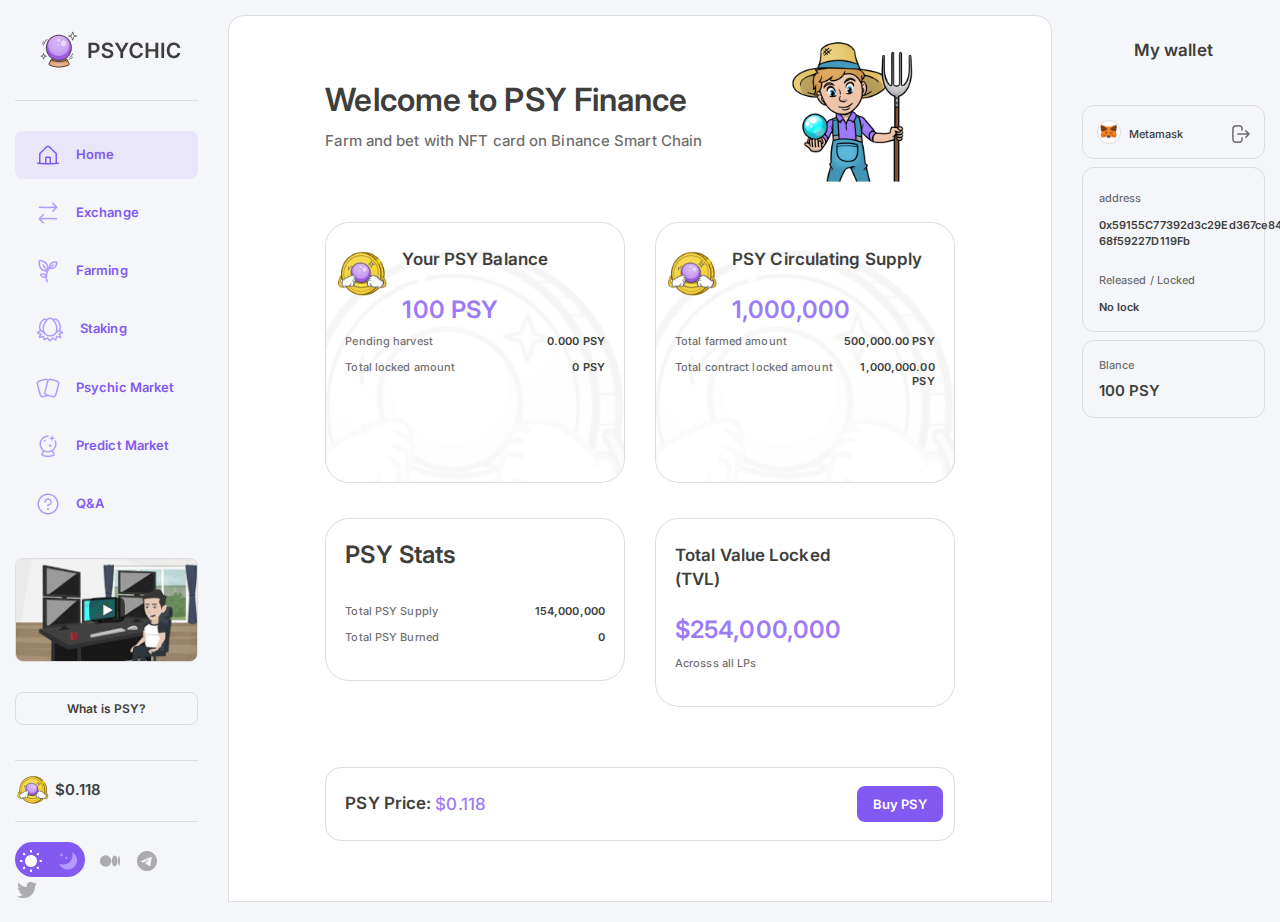
<file: home-connected.html>
<!doctype html>
<html class="no-js" lang="en-us">

<head>
    <meta charset="utf-8">
    <title>Psychic</title>
    <meta name="description" content="">
    <meta name="viewport" content="width=device-width, initial-scale=1">
    <!-- Place favicon.ico in the root directory -->
    <link rel="apple-touch-icon" href="icon.png">
    <!-- all css link here -->
    <!-- font-awesome css -->
    <link rel="stylesheet" href="css/font-awesome.min.css">
    <!-- default css -->
    <link rel="stylesheet" href="css/default.css">
    <!-- bootstrap css -->
    <link rel="stylesheet" href="css/bootstrap.min.css">
    <!-- style css -->
    <link rel="stylesheet" href="css/style.css">
	<!-- responsive css-->
	<link rel="stylesheet" href="css/responsive.css">
	
	<meta name="theme-color" content="#ffffff">
</head>

<body>
    <!--[if IE]>
    <p class="browserupgrade">You are using an <strong>outdated</strong> browser. Please <a href="https://browsehappy.com/">upgrade your browser</a> to improve your experience and security.</p>
    <![endif]-->
    <div class="main_section_wrapper">
        <div class="container-fluid mobile_px0">
            <div class="row mobile_headWrapper">
                <!-- mobile head start -->
                <div class="col-2">
                    <!-- menu button -->
                    <div id="wrapper" class="mobile_btn">
                        <div class="circle icon">
                            <span class="line top"></span>
                            <span class="line middle"></span>
                            <span class="line bottom"></span>
                        </div>
                    </div>
                </div>
                <div class="col-4 px-0">
                    <!-- mobile logo -->
                    <div class="mobile_logo">
                        <a href="#"><img src="images/mobile-logo.png" alt="logo"></a>
                    </div>
                </div>
                <div class="col-6 text-right">
                    <div class="mobile_button">
                        <a class="connected" href="#">0x59...19Fb</a>
                    </div>
                </div>
                <!-- mobile head end -->
            </div>
            <!-- mobile menu start -->
            <div class="mobile_menu">
                <div class="sideMenu_wrapper">
                    <div class="menu_wrapper">
                        <ul>
                            <li class="active">
                                <a href="home-connected.html"><img src="images/1.png" alt="menu image">Home</a>
                            </li>
                            <li>
                                <a href="#"><img src="images/2.png" alt="menu image">Exchange</a>
                            </li>
                            <li>
                                <a href="#"><img src="images/3.png" alt="menu image">Farming</a>
                            </li>
                            <li>
                                <a href="#"><img src="images/4.png" alt="menu image">Staking</a>
                            </li>
                            <li>
                                <a href="#"><img src="images/5.png" alt="menu image">Psychic Market</a>
                            </li>
                            <li>
                                <a href="#"><img src="images/6.png" alt="menu image">Predict Market</a>
                            </li>
                            <li>
                                <a href="#"><img src="images/7.png" alt="menu image">Q&A</a>
                            </li>
                        </ul>
                    </div>
                    <div class="amount">
                        <img src="images/amount-icon.png" alt="amount icon">
                        <span>$0.118</span>
                    </div>
                    <div class="component_wrapper">
                        <ul>
                            <li class="mood">
                                <a href="home-connected.html"><img src="images/white.png" alt="white image"></a>
                                <a href="home-connected-dark.html"><img src="images/dark.png" alt="dark image"></a>
                            </li>
                            <li>
                                <a href="#"><img src="images/medium.png" alt="medium"></a>
                            </li>
                            <li>
                                <a href="#"><img src="images/telegram.png" alt="telegram"></a>
                            </li>
                            <li>
                                <a href="#"><img src="images/twitter.png" alt="twitter"></a>
                            </li>
                        </ul>
                    </div>
                </div>
            </div>
            <!-- mobile menu end -->
            <div class="row">
                <!-- left sidebar start -->
                <div class="col-2 px display_none">
                    <div class="leftSide_Wrapper">
                        <div class="main_logo">
                            <a href="#"><img src="images/logo.png" alt="logo"></a>
                        </div>
                        <div class="menu_wrapper">
                            <ul>
                                <li class="active">
                                    <a href="home-connected.html"><img src="images/1.png" alt="menu image">Home</a>
                                </li>
                                <li>
                                    <a href="#"><img src="images/2.png" alt="menu image">Exchange</a>
                                </li>
                                <li>
                                    <a href="#"><img src="images/3.png" alt="menu image">Farming</a>
                                </li>
                                <li>
                                    <a href="#"><img src="images/4.png" alt="menu image">Staking</a>
                                </li>
                                <li>
                                    <a href="#"><img src="images/5.png" alt="menu image">Psychic Market</a>
                                </li>
                                <li>
                                    <a href="#"><img src="images/6.png" alt="menu image">Predict Market</a>
                                </li>
                                <li>
                                    <a href="#"><img src="images/7.png" alt="menu image">Q&A</a>
                                </li>
                            </ul>
                        </div>
                        <div class="vedio_wrapper diplay_none_video">
                            <div class="vedio_posterImg">
                                <img src="images/video-poster.png" alt="video poster image">
                            </div>
                            <div class="play_button">
                                <a href="#"><img src="images/YouTube-gray.png" alt="play button"></a>
                            </div>
                        </div>
                        <div class="question_button diplay_none_video">
                            <a href="#">What is PSY?</a>
                        </div>
                        <div class="amount">
                            <img src="images/amount-icon.png" alt="amount icon">
                            <span>$0.118</span>
                        </div>
                        <div class="component_wrapper">
                            <ul>
                                <li class="mood">
                                    <a href="home-connected.html"><img src="images/white.png" alt="white image"></a>
                                    <a href="home-connected-dark.html"><img src="images/dark.png" alt="dark image"></a>
                                </li>
                                <li>
                                    <a href="#"><img src="images/medium.png" alt="medium"></a>
                                </li>
                                <li>
                                    <a href="#"><img src="images/telegram.png" alt="telegram"></a>
                                </li>
                                <li>
                                    <a href="#"><img src="images/twitter.png" alt="twitter"></a>
                                </li>
                            </ul>
                        </div>
                    </div>
                </div>
                <!-- left sidebar end -->
                <!-- middle area start -->
                <div class="col-12 col-sm-8 mobile_px0">
                    <div class="middleSide_Wrapper">
                        <div class="middleContent_head">
                            <div class="row">
                                <div class="col-12 col-md-8">
                                    <div class="heading_text">
                                        <h3>Welcome to PSY Finance</h3>
                                        <p>Farm and bet with NFT card on Binance Smart Chain</p>
                                    </div>
                                </div>
                                <div class="col-12 col-md-4">
                                    <div class="heading_img">
                                        <img src="images/heading-image.png" alt="">
                                    </div>
                                </div>
                            </div>
                        </div>
                        <div class="middleContent_main">
                            <div class="row mt-40">
                                <div class="col-12 col-lg-6">
                                    <div class="single_activity activity_bg">
                                        <div class="activity_heading">
                                            <div class="activity_img">
                                                <img src="images/activity-image.png" alt="image">
                                            </div>
                                            <div class="heading_text">
                                                <span class="heading">Your PSY Balance</span>
                                                <span class="position">100 PSY</span>
                                            </div>
                                            <div class="clr"></div>
                                        </div>
                                        <div class="pricing">
                                            <div class="price_text">
                                                <span>Pending harvest</span>
                                                <span>Total locked amount</span>
                                            </div>
                                            <div class="price">
                                                <span> 0.000 PSY</span>
                                                <span> 0 PSY</span>
                                            </div>
                                            <div class="clr"></div>
                                        </div>
                                    </div>
                                </div>
                                <div class="col-12 col-lg-6">
                                    <div class="single_activity activity_bg">
                                        <div class="activity_heading">
                                            <div class="activity_img">
                                                <img src="images/activity-image.png" alt="image">
                                            </div>
                                            <div class="heading_text">
                                                <span class="heading">PSY Circulating Supply</span>
                                                <span class="position">1,000,000</span>
                                            </div>
                                            <div class="clr"></div>
                                        </div>
                                        <div class="pricing">
                                            <div class="price_text">
                                                <span> Total farmed amount</span>
                                                <span> Total contract locked amount</span>
                                            </div>
                                            <div class="price">
                                                <span>500,000.00 PSY</span>
                                                <span> 1,000,000.00 PSY</span>
                                            </div>
                                            <div class="clr"></div>
                                        </div>
                                    </div>
                                </div>
                                <div class="col-12 col-lg-6">
                                    <div class="single_activity">
                                        <div class="activity_heading">
                                            <div class="heading_text">
                                                <span class="heading font_size">PSY Stats</span>
                                            </div>
                                            <div class="clr"></div>
                                        </div>
                                        <div class="pricing">
                                            <div class="price_text">
                                                <span>Total PSY Supply</span>
                                                <span>Total PSY Burned</span>
                                            </div>
                                            <div class="price">
                                                <span>154,000,000</span>
                                                <span>0</span>
                                            </div>
                                            <div class="clr"></div>
                                        </div>
                                    </div>
                                </div>
                                <div class="col-12 col-lg-6">
                                    <div class="single_activity">
                                        <div class="activity_heading">
                                            <div class="heading_text">
                                                <span class="heading mb">Total Value Locked (TVL)</span>
                                                <span class="position mb">$254,000,000</span>
                                            </div>
                                            <div class="clr"></div>
                                        </div>
                                        <div class="pricing">
                                            <div class="price_text">
                                                <span>Acrosss all LPs</span>
                                            </div>
                                            <div class="clr"></div>
                                        </div>
                                    </div>
                                </div>
                                <div class="col-12">
                                    <div class="buy_psy">
                                        <form action="#">
                                            <label>PSY Price:</label>
                                            <input type="text" placeholder="$0.118">
                                            <button type="submit">Buy PSY</button>
                                        </form>
                                    </div>
                                </div>
                                <div class="col-12 mobileView_section">
                                    <div class="vedio_wrapper">
                                        <div class="vedio_posterImg">
                                            <img src="images/video-poster.png" alt="video poster image">
                                        </div>
                                        <div class="play_button">
                                            <a href="#"><img src="images/YouTube-gray.png" alt="play button"></a>
                                        </div>
                                    </div>
                                    <div class="question_button">
                                        <a href="#">What is PSY?</a>
                                    </div>
                                </div>
                            </div>
                        </div>
                    </div>
                </div>
                <!-- middle area end -->
                <!-- right sidebar start -->
                <div class="col-12 col-sm-2">
                    <div class="rightSide_Wrapper">
                        <div class="rightSide_heading">
                            <h3>My wallet</h3>
                        </div>
                        <div class="wallet_wrapper myWallet">
                            <div class="row">
                                <div class="col-12 mb">
                                    <div class="wallet_content">
                                        <div class="wallet_image">
                                            <img src="images/wallet-1.png" alt="wallet">
                                        </div>
                                        <div class="wallet_title">
                                            <span>Metamask</span>
                                        </div>
                                        <div class="wallet_logout">
                                           <a href="#"> <img src="images/logout.png" alt="wallet logout"></a>
                                        </div>
                                        <div class="clr"></div>
                                    </div>
                                </div>
                                <div class="col-12 mb">
                                    <div class="wallet_status">
                                        <div class="wallet_address">
                                            <span class="title">address</span>
                                            <span class="path">0x59155C77392d3c29Ed367ce849<br>68f59227D119Fb</span>
                                        </div>
                                        <div class="wallet_position">
                                            <span class="title">Released / Locked</span>
                                            <span class="position">No lock</span>
                                        </div>
                                    </div>
                                </div>
                                <div class="col-12 mb">
                                    <div class="wallet_blance">
                                        <span class="title">Blance</span>
                                        <span class="wallet">100 PSY</span>
                                    </div>
                                </div>
                            </div>
                        </div>
                        <div class="row">
                            <div class="col-12 text-center mobile_footer">
                                <div class="footer_logo">
                                    <a href="#"><img src="images/logo.png" alt="logo"></a>
                                </div>
                                <div class="footer_line"></div>
                                <div class="social_image">
                                    <a href="#"><img src="images/medium.png" alt="medium"></a>
                                    <a href="#"><img src="images/telegram.png" alt="telegram"></a>
                                    <a href="#"><img src="images/twitter.png" alt="twitter"></a>
                                </div>
                            </div>
                        </div>
                    </div>
                </div>
                <!-- right sidebar end -->
            </div>
        </div>
    </div>
    <!-- all js link -->
    <!-- modernizr js -->
    <script src="js/modernizr-3.8.0.min.js"></script>
    <!-- jquery js -->
    <script src="js/jquery-1.12.4.min.js"></script>
    <!-- popper js -->
    <script src="js/popper.min.js"></script>
    <!-- bootstrap js -->
    <script src="js/bootstrap.min.js"></script>
    <!-- plugins js -->
    <script src="js/plugins.js"></script>
    <!-- main js -->
    <script src="js/main.js"></script>
</body>

</html>
</file>
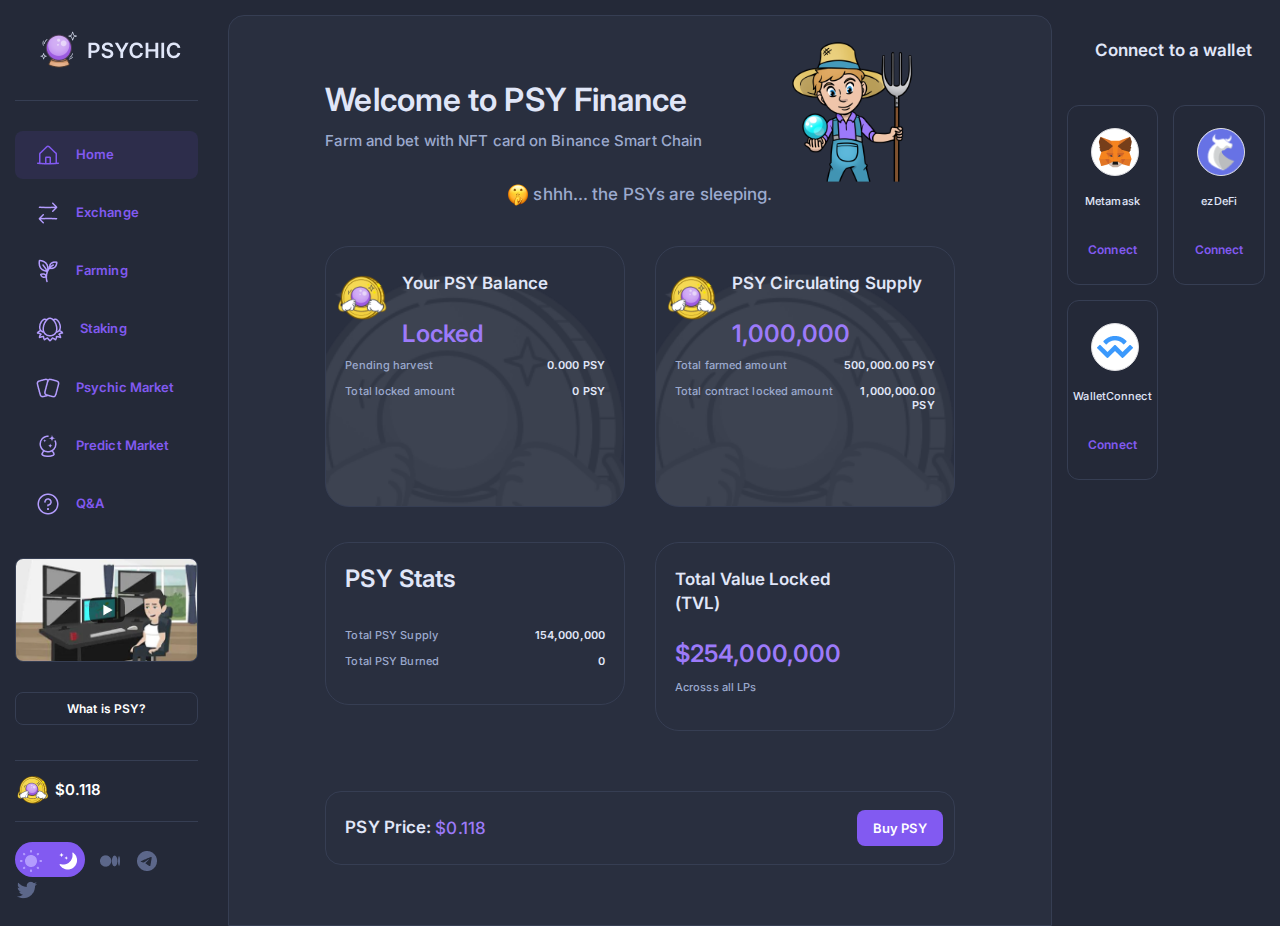
<file: index-dark.html>
<!doctype html>
<html class="no-js" lang="en-us">

<head>
    <meta charset="utf-8">
    <title>Psychic</title>
    <meta name="description" content="">
    <meta name="viewport" content="width=device-width, initial-scale=1">
    <!-- Place favicon.ico in the root directory -->
    <link rel="apple-touch-icon" href="icon.png">
    <!-- all css link here -->
    <!-- font-awesome css -->
    <link rel="stylesheet" href="css/font-awesome.min.css">
    <!-- default css -->
    <link rel="stylesheet" href="css/default.css">
    <!-- bootstrap css -->
    <link rel="stylesheet" href="css/bootstrap.min.css">
    <!-- style css -->
    <link rel="stylesheet" href="css/style.css">
	<!-- responsive css-->
	<link rel="stylesheet" href="css/responsive.css">
	
	<meta name="theme-color" content="#ffffff">
</head>

<body>
    <!--[if IE]>
    <p class="browserupgrade">You are using an <strong>outdated</strong> browser. Please <a href="https://browsehappy.com/">upgrade your browser</a> to improve your experience and security.</p>
    <![endif]-->
    <div class="main_section_wrapper dark">
        <div class="container-fluid mobile_px0">
            <div class="row mobile_headWrapper dark">
                <!-- mobile head start -->
                <div class="col-2">
                    <!-- menu button -->
                    <div id="wrapper" class="mobile_btn">
                        <div class="circle icon">
                            <span class="line top dark"></span>
                            <span class="line middle dark"></span>
                            <span class="line bottom dark"></span>
                        </div>
                    </div>
                </div>
                <div class="col-4 px-0">
                    <!-- mobile logo -->
                    <div class="mobile_logo">
                        <a href="#"><img src="images/mobile-logo.png" alt="logo"></a>
                    </div>
                </div>
                <div class="col-6 text-right">
                    <div class="mobile_button">
                        <a href="#">Connect</a>
                    </div>
                </div>
                <!-- mobile head end -->
            </div>
            <!-- mobile menu start -->
            <div class="mobile_menu">
                <div class="sideMenu_wrapper dark">
                    <div class="menu_wrapper">
                        <ul>
                            <li class="active">
                                <a href="index-dark.html"><img src="images/1.png" alt="menu image">Home</a>
                            </li>
                            <li>
                                <a href="#"><img src="images/2.png" alt="menu image">Exchange</a>
                            </li>
                            <li>
                                <a href="#"><img src="images/3.png" alt="menu image">Farming</a>
                            </li>
                            <li>
                                <a href="#"><img src="images/4.png" alt="menu image">Staking</a>
                            </li>
                            <li>
                                <a href="#"><img src="images/5.png" alt="menu image">Psychic Market</a>
                            </li>
                            <li>
                                <a href="#"><img src="images/6.png" alt="menu image">Predict Market</a>
                            </li>
                            <li>
                                <a href="#"><img src="images/7.png" alt="menu image">Q&A</a>
                            </li>
                        </ul>
                    </div>
                    <div class="amount dark">
                        <img src="images/amount-icon.png" alt="amount icon">
                        <span>$0.118</span>
                    </div>
                    <div class="component_wrapper">
                        <ul>
                            <li class="mood">
                                <a href="index-dark.html"><img src="images/d-1.png" alt="white image"></a>
                                <a href="index.html"><img src="images/d-2.png" alt="dark image"></a>
                            </li>
                            <li>
                                <a href="#"><img src="images/medium-dark.png" alt="medium"></a>
                            </li>
                            <li>
                                <a href="#"><img src="images/telegram-dark.png" alt="telegram"></a>
                            </li>
                            <li>
                                <a href="#"><img src="images/twitter-dark.png" alt="twitter"></a>
                            </li>
                        </ul>
                    </div>
                </div>
            </div>
            <!-- mobile menu end -->
            <div class="row">
                <!-- left sidebar start -->
                <div class="col-2 px display_none">
                    <div class="leftSide_Wrapper">
                        <div class="main_logo dark">
                            <a href="#"><img src="images/dark-logo.png" alt="logo"></a>
                        </div>
                        <div class="menu_wrapper">
                            <ul>
                                <li class="active">
                                    <a href="index-dark.html"><img src="images/1.png" alt="menu image">Home</a>
                                </li>
                                <li>
                                    <a href="#"><img src="images/2.png" alt="menu image">Exchange</a>
                                </li>
                                <li>
                                    <a href="#"><img src="images/3.png" alt="menu image">Farming</a>
                                </li>
                                <li>
                                    <a href="#"><img src="images/4.png" alt="menu image">Staking</a>
                                </li>
                                <li>
                                    <a href="#"><img src="images/5.png" alt="menu image">Psychic Market</a>
                                </li>
                                <li>
                                    <a href="#"><img src="images/6.png" alt="menu image">Predict Market</a>
                                </li>
                                <li>
                                    <a href="#"><img src="images/7.png" alt="menu image">Q&A</a>
                                </li>
                            </ul>
                        </div>
                        <div class="vedio_wrapper diplay_none_video">
                            <div class="vedio_posterImg dark">
                                <img src="images/video-poster.png" alt="video poster image">
                            </div>
                            <div class="play_button">
                                <a href="#"><img src="images/YouTube-gray.png" alt="play button"></a>
                            </div>
                        </div>
                        <div class="question_button diplay_none_video dark">
                            <a href="#">What is PSY?</a>
                        </div>
                        <div class="amount dark">
                            <img src="images/amount-icon.png" alt="amount icon">
                            <span>$0.118</span>
                        </div>
                        <div class="component_wrapper">
                            <ul>
                                <li class="mood">
                                    <a href="index-dark.html"><img src="images/d-1.png" alt="image"></a>
                                    <a href="index.html"><img src="images/d-2.png" alt="image"></a>
                                </li>
                                <li>
                                    <a href="#"><img src="images/medium-dark.png" alt="medium"></a>
                                </li>
                                <li>
                                    <a href="#"><img src="images/telegram-dark.png" alt="telegram"></a>
                                </li>
                                <li>
                                    <a href="#"><img src="images/twitter-dark.png" alt="twitter"></a>
                                </li>
                            </ul>
                        </div>
                    </div>
                </div>
                <!-- left sidebar end -->
                <!-- middle area start -->
                <div class="col-12 col-sm-8 mobile_px0">
                    <div class="middleSide_Wrapper dark">
                        <div class="middleContent_head">
                            <div class="row">
                                <div class="col-12 col-md-8">
                                    <div class="heading_text">
                                        <h3>Welcome to PSY Finance</h3>
                                        <p>Farm and bet with NFT card on Binance Smart Chain</p>
                                    </div>
                                </div>
                                <div class="col-12 col-md-4">
                                    <div class="heading_img">
                                        <img src="images/heading-image.png" alt="">
                                    </div>
                                </div>
                                <div class="col-12 text-center">
                                    <div class="mooding_content">
                                        <img src="images/shushing-face.png" alt="shushing-face">
                                        <span>shhh... the PSYs are sleeping.</span>
                                    </div>
                                </div>
                            </div>
                        </div>
                        <div class="middleContent_main">
                            <div class="row mt-40">
                                <div class="col-12 col-lg-6">
                                    <div class="single_activity activity_bg dark">
                                        <div class="activity_heading">
                                            <div class="activity_img">
                                                <img src="images/activity-image.png" alt="image">
                                            </div>
                                            <div class="heading_text">
                                                <span class="heading">Your PSY Balance</span>
                                                <span class="position">Locked</span>
                                            </div>
                                            <div class="clr"></div>
                                        </div>
                                        <div class="pricing">
                                            <div class="price_text">
                                                <span>Pending harvest</span>
                                                <span>Total locked amount</span>
                                            </div>
                                            <div class="price">
                                                <span> 0.000 PSY</span>
                                                <span> 0 PSY</span>
                                            </div>
                                            <div class="clr"></div>
                                        </div>
                                    </div>
                                </div>
                                <div class="col-12 col-lg-6">
                                    <div class="single_activity activity_bg dark">
                                        <div class="activity_heading">
                                            <div class="activity_img">
                                                <img src="images/activity-image.png" alt="image">
                                            </div>
                                            <div class="heading_text">
                                                <span class="heading">PSY Circulating Supply</span>
                                                <span class="position">1,000,000</span>
                                            </div>
                                            <div class="clr"></div>
                                        </div>
                                        <div class="pricing">
                                            <div class="price_text">
                                                <span> Total farmed amount</span>
                                                <span> Total contract locked amount</span>
                                            </div>
                                            <div class="price">
                                                <span>500,000.00 PSY</span>
                                                <span> 1,000,000.00 PSY</span>
                                            </div>
                                            <div class="clr"></div>
                                        </div>
                                    </div>
                                </div>
                                <div class="col-12 col-lg-6">
                                    <div class="single_activity dark">
                                        <div class="activity_heading">
                                            <div class="heading_text">
                                                <span class="heading font_size">PSY Stats</span>
                                            </div>
                                            <div class="clr"></div>
                                        </div>
                                        <div class="pricing">
                                            <div class="price_text">
                                                <span>Total PSY Supply</span>
                                                <span>Total PSY Burned</span>
                                            </div>
                                            <div class="price">
                                                <span>154,000,000</span>
                                                <span>0</span>
                                            </div>
                                            <div class="clr"></div>
                                        </div>
                                    </div>
                                </div>
                                <div class="col-12 col-lg-6">
                                    <div class="single_activity dark">
                                        <div class="activity_heading">
                                            <div class="heading_text">
                                                <span class="heading mb">Total Value Locked (TVL)</span>
                                                <span class="position mb">$254,000,000</span>
                                            </div>
                                            <div class="clr"></div>
                                        </div>
                                        <div class="pricing">
                                            <div class="price_text">
                                                <span>Acrosss all LPs</span>
                                            </div>
                                            <div class="clr"></div>
                                        </div>
                                    </div>
                                </div>
                                <div class="col-12">
                                    <div class="buy_psy dark">
                                        <form action="#">
                                            <label>PSY Price:</label>
                                            <input type="text" placeholder="$0.118">
                                            <button type="submit">Buy PSY</button>
                                        </form>
                                    </div>
                                </div>
                                <div class="col-12 mobileView_section">
                                    <div class="vedio_wrapper">
                                        <div class="vedio_posterImg">
                                            <img src="images/video-poster.png" alt="video poster image">
                                        </div>
                                        <div class="play_button">
                                            <a href="#"><img src="images/YouTube-gray.png" alt="play button"></a>
                                        </div>
                                    </div>
                                    <div class="question_button">
                                        <a href="#">What is PSY?</a>
                                    </div>
                                </div>
                            </div>
                        </div>
                    </div>
                </div>
                <!-- middle area end -->
                <!-- right sidebar start -->
                <div class="col-12 col-sm-2">
                    <div class="rightSide_Wrapper dark">
                        <div class="rightSide_heading">
                            <h3>Connect to a wallet</h3>
                        </div>
                        <div class="wallet_wrapper myWallet">
                            <div class="row">
                                <div class="col-4 col-sm-12 col-xl-6 text-center pos-r px-0">
                                    <div class="single_wallet">
                                        <div class="wallet_image">
                                            <img src="images/wallet-1.png" alt="wallet image">
                                        </div>
                                        <div class="wallet_title">
                                            <span>Metamask</span>
                                        </div>
                                        <div class="wallet_connect">
                                            <a href="home-connected-dark.html">Connect</a>
                                        </div>
                                    </div>
                                </div>
                                <div class="col-4 col-sm-12 col-xl-6 text-center pos-r px-0">
                                    <div class="single_wallet">
                                        <div class="wallet_image">
                                            <img src="images/wallet-2.png" alt="wallet image">
                                        </div>
                                        <div class="wallet_title">
                                            <span>ezDeFi</span>
                                        </div>
                                        <div class="wallet_connect">
                                            <a href="home-connected-dark.html">Connect</a>
                                        </div>
                                    </div>
                                </div>
                                <div class="col-4 col-sm-12 col-xl-6 text-center pos-r px-0">
                                    <div class="single_wallet">
                                        <div class="wallet_image">
                                            <img src="images/wallet-3.png" alt="wallet image">
                                        </div>
                                        <div class="wallet_title">
                                            <span>WalletConnect</span>
                                        </div>
                                        <div class="wallet_connect">
                                            <a href="home-connected-dark.html">Connect</a>
                                        </div>
                                    </div>
                                </div>
                            </div>
                        </div>
                        <div class="row">
                            <div class="col-12 text-center mobile_footer">
                                <div class="footer_logo">
                                    <a href="#"><img src="images/dark-logo.png" alt="logo"></a>
                                </div>
                                <div class="footer_line dark"></div>
                                <div class="social_image">
                                    <a href="#"><img src="images/medium-dark.png" alt="medium"></a>
                                    <a href="#"><img src="images/telegram-dark.png" alt="telegram"></a>
                                    <a href="#"><img src="images/twitter-dark.png" alt="twitter"></a>
                                </div>
                            </div>
                        </div>
                    </div>
                </div>
                <!-- right sidebar end -->
            </div>
        </div>
    </div>
    <!-- all js link -->
    <!-- modernizr js -->
    <script src="js/modernizr-3.8.0.min.js"></script>
    <!-- jquery js -->
    <script src="js/jquery-1.12.4.min.js"></script>
    <!-- popper js -->
    <script src="js/popper.min.js"></script>
    <!-- bootstrap js -->
    <script src="js/bootstrap.min.js"></script>
    <!-- plugins js -->
    <script src="js/plugins.js"></script>
    <!-- main js -->
    <script src="js/main.js"></script>
</body>

</html>
</file>
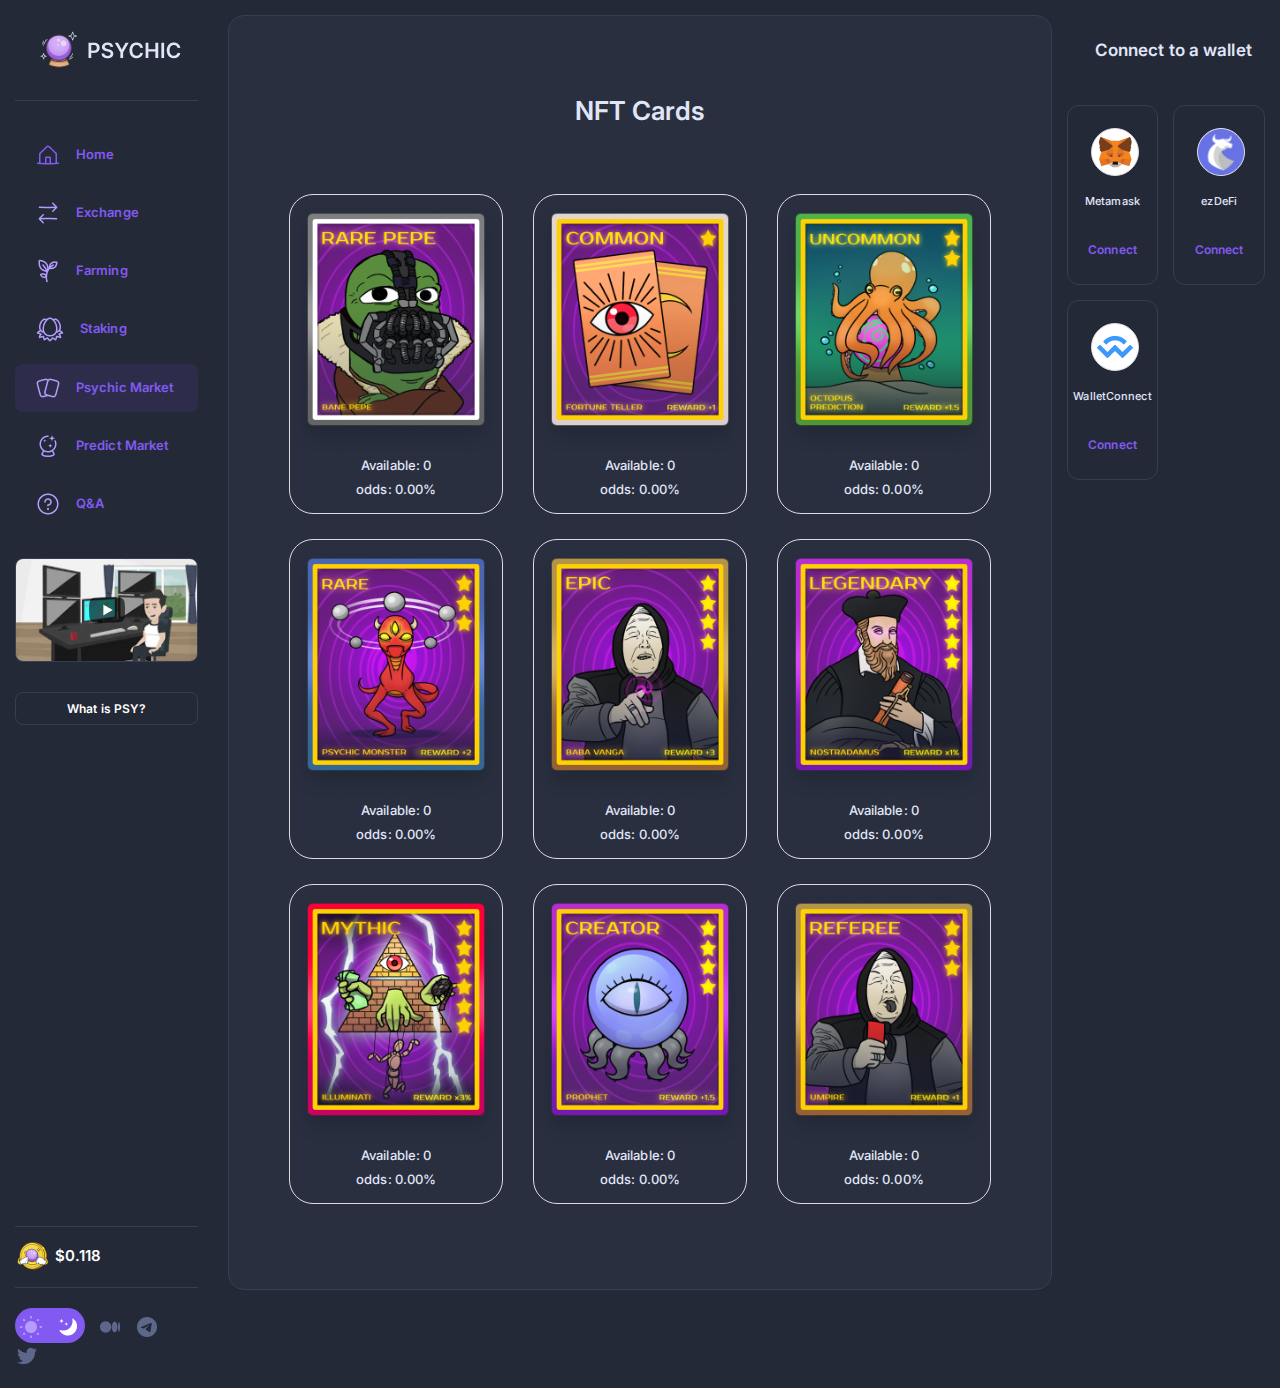
<file: psychic-market-dark.html>
<!doctype html>
<html class="no-js" lang="en-us">

<head>
    <meta charset="utf-8">
    <title>Psychic</title>
    <meta name="description" content="">
    <meta name="viewport" content="width=device-width, initial-scale=1">
    <!-- Place favicon.ico in the root directory -->
    <link rel="apple-touch-icon" href="icon.png">
    <!-- all css link here -->
    <!-- font-awesome css -->
    <link rel="stylesheet" href="css/font-awesome.min.css">
    <!-- default css -->
    <link rel="stylesheet" href="css/default.css">
    <!-- bootstrap css -->
    <link rel="stylesheet" href="css/bootstrap.min.css">
    <!-- style css -->
    <link rel="stylesheet" href="css/style.css">
	<!-- responsive css-->
	<link rel="stylesheet" href="css/responsive.css">
	
	<meta name="theme-color" content="#ffffff">
</head>

<body>
    <!--[if IE]>
    <p class="browserupgrade">You are using an <strong>outdated</strong> browser. Please <a href="https://browsehappy.com/">upgrade your browser</a> to improve your experience and security.</p>
    <![endif]-->
    <div class="main_section_wrapper dark">
        <div class="container-fluid mobile_px0">
            <div class="row mobile_headWrapper dark">
                <!-- mobile head start -->
                <div class="col-2">
                    <!-- menu button -->
                    <div id="wrapper" class="mobile_btn">
                        <div class="circle icon">
                            <span class="line top dark"></span>
                            <span class="line middle dark"></span>
                            <span class="line bottom dark"></span>
                        </div>
                    </div>
                </div>
                <div class="col-4 px-0">
                    <!-- mobile logo -->
                    <div class="mobile_logo">
                        <a href="#"><img src="images/mobile-logo.png" alt="logo"></a>
                    </div>
                </div>
                <div class="col-6 text-right">
                    <div class="mobile_button">
                        <a href="#">Connect</a>
                    </div>
                </div>
                <!-- mobile head end -->
            </div>
            <!-- mobile menu start -->
            <div class="mobile_menu">
                <div class="sideMenu_wrapper farming_sideMenu dark">
                    <div class="menu_wrapper">
                        <ul>
                            <li>
                                <a href="#"><img src="images/1.png" alt="menu image">Home</a>
                            </li>
                            <li>
                                <a href="#"><img src="images/2.png" alt="menu image">Exchange</a>
                            </li>
                            <li>
                                <a href="#"><img src="images/3.png" alt="menu image">Farming</a>
                            </li>
                            <li>
                                <a href="#"><img src="images/4.png" alt="menu image">Staking</a>
                            </li>
                            <li class="active">
                                <a href="psychic-market-dark.html"><img src="images/5.png" alt="menu image">Psychic Market</a>
                            </li>
                            <li>
                                <a href="#"><img src="images/6.png" alt="menu image">Predict Market</a>
                            </li>
                            <li>
                                <a href="#"><img src="images/7.png" alt="menu image">Q&A</a>
                            </li>
                        </ul>
                    </div>
                    <div class="vedio_wrapper">
                        <div class="vedio_posterImg">
                            <img src="images/video-poster.png" alt="video poster image">
                        </div>
                        <div class="play_button">
                            <a href="#"><img src="images/YouTube-gray.png" alt="play button"></a>
                        </div>
                    </div>
                    <div class="question_button dark">
                        <a href="#">What is PSY?</a>
                    </div>
                    <div class="amount dark">
                        <img src="images/amount-icon.png" alt="amount icon">
                        <span>$0.118</span>
                    </div>
                    <div class="component_wrapper">
                        <ul>
                            <li class="mood">
                                <a href="psychic-market-dark.html"><img src="images/d-1.png" alt="white image"></a>
                                <a href="psychic-market.html"><img src="images/d-2.png" alt="dark image"></a>
                            </li>
                            <li>
                                <a href="#"><img src="images/medium-dark.png" alt="medium"></a>
                            </li>
                            <li>
                                <a href="#"><img src="images/telegram-dark.png" alt="telegram"></a>
                            </li>
                            <li>
                                <a href="#"><img src="images/twitter-dark.png" alt="twitter"></a>
                            </li>
                        </ul>
                    </div>
                </div>
            </div>
            <!-- mobile menu end -->
            <div class="row">
                <!-- left sidebar start -->
                <div class="col-2 px display_none">
                    <div class="leftSide_Wrapper">
                        <div class="main_logo dark">
                            <a href="#"><img src="images/dark-logo.png" alt="logo"></a>
                        </div>
                        <div class="menu_wrapper">
                            <ul>
                                <li>
                                    <a href="#"><img src="images/1.png" alt="menu image">Home</a>
                                </li>
                                <li>
                                    <a href="#"><img src="images/2.png" alt="menu image">Exchange</a>
                                </li>
                                <li>
                                    <a href="#"><img src="images/3.png" alt="menu image">Farming</a>
                                </li>
                                <li>
                                    <a href="#"><img src="images/4.png" alt="menu image">Staking</a>
                                </li>
                                <li class="active">
                                    <a href="#"><img src="images/5.png" alt="menu image">Psychic Market</a>
                                </li>
                                <li>
                                    <a href="#"><img src="images/6.png" alt="menu image">Predict Market</a>
                                </li>
                                <li>
                                    <a href="#"><img src="images/7.png" alt="menu image">Q&A</a>
                                </li>
                            </ul>
                        </div>
                        <div class="vedio_wrapper">
                            <div class="vedio_posterImg dark">
                                <img src="images/video-poster.png" alt="video poster image">
                            </div>
                            <div class="play_button">
                                <a href="#"><img src="images/YouTube-gray.png" alt="play button"></a>
                            </div>
                        </div>
                        <div class="question_button dark">
                            <a href="#">What is PSY?</a>
                        </div>
                        <div class="amount market dark">
                            <img src="images/amount-icon.png" alt="amount icon">
                            <span>$0.118</span>
                        </div>
                        <div class="component_wrapper">
                            <ul>
                                <li class="mood">
                                    <a href="psychic-market-dark.html"><img src="images/d-1.png" alt="image"></a>
                                    <a href="psychic-market.html"><img src="images/d-2.png" alt="image"></a>
                                </li>
                                <li>
                                    <a href="#"><img src="images/medium-dark.png" alt="medium"></a>
                                </li>
                                <li>
                                    <a href="#"><img src="images/telegram-dark.png" alt="telegram"></a>
                                </li>
                                <li>
                                    <a href="#"><img src="images/twitter-dark.png" alt="twitter"></a>
                                </li>
                            </ul>
                        </div>
                    </div>
                </div>
                <!-- left sidebar end -->
                <!-- middle area start -->
                <div class="col-12 col-sm-8">
                    <div class="middleSide_Wrapper dark ht ">
                        <div class="middleContent_head dark">
                            <div class="row">
                                <div class="col-12 text-center">
                                    <div class="market_heading">
                                        <h3>NFT Cards</h3>
                                    </div>
                                </div>
                            </div>
                        </div>
                        <div class="middleContent_main">
                            <div class="row mt-40 card_wrapper dark">
                                <div class="col-12 col-sm-6 col-md-4 text-center mb-25">
                                    <div class="single_card">
                                        <div class="card_image">
                                            <img src="images/card-1.png" alt="card image">
                                        </div>
                                        <div class="card_text">
                                            <span class="available"> Available: <span>0</span></span>
                                            <span class="Odds dark">odds: <span>0.00%</span></span>
                                        </div>
                                    </div>
                                </div>
                                <div class="col-12 col-sm-6 col-md-4 text-center mb-25">
                                    <div class="single_card">
                                        <div class="card_image">
                                            <img src="images/card-2.png" alt="card image">
                                        </div>
                                        <div class="card_text">
                                            <span class="available"> Available: <span>0</span></span>
                                            <span class="Odds dark">odds: <span>0.00%</span></span>
                                        </div>
                                    </div>
                                </div>
                                <div class="col-12 col-sm-6 col-md-4 text-center mb-25">
                                    <div class="single_card">
                                        <div class="card_image">
                                            <img src="images/card-3.png" alt="card image">
                                        </div>
                                        <div class="card_text">
                                            <span class="available"> Available: <span>0</span></span>
                                            <span class="Odds dark">odds: <span>0.00%</span></span>
                                        </div>
                                    </div>
                                </div>
                                <div class="col-12 col-sm-6 col-md-4 text-center mb-25">
                                    <div class="single_card">
                                        <div class="card_image">
                                            <img src="images/card-4.png" alt="card image">
                                        </div>
                                        <div class="card_text">
                                            <span class="available"> Available: <span>0</span></span>
                                            <span class="Odds dark">odds: <span>0.00%</span></span>
                                        </div>
                                    </div>
                                </div>
                                <div class="col-12 col-sm-6 col-md-4 text-center mb-25">
                                    <div class="single_card">
                                        <div class="card_image">
                                            <img src="images/card-5.png" alt="card image">
                                        </div>
                                        <div class="card_text">
                                            <span class="available"> Available: <span>0</span></span>
                                            <span class="Odds dark">odds: <span>0.00%</span></span>
                                        </div>
                                    </div>
                                </div>
                                <div class="col-12 col-sm-6 col-md-4 text-center mb-25">
                                    <div class="single_card">
                                        <div class="card_image">
                                            <img src="images/card-6.png" alt="card image">
                                        </div>
                                        <div class="card_text">
                                            <span class="available"> Available: <span>0</span></span>
                                            <span class="Odds dark">odds: <span>0.00%</span></span>
                                        </div>
                                    </div>
                                </div>
                                <div class="col-12 col-sm-6 col-md-4 text-center mb-25">
                                    <div class="single_card">
                                        <div class="card_image">
                                            <img src="images/card-7.png" alt="card image">
                                        </div>
                                        <div class="card_text">
                                            <span class="available"> Available: <span>0</span></span>
                                            <span class="Odds dark">odds: <span>0.00%</span></span>
                                        </div>
                                    </div>
                                </div>
                                <div class="col-12 col-sm-6 col-md-4 text-center mb-25">
                                    <div class="single_card">
                                        <div class="card_image">
                                            <img src="images/card-8.png" alt="card image">
                                        </div>
                                        <div class="card_text">
                                            <span class="available"> Available: <span>0</span></span>
                                            <span class="Odds dark">odds: <span>0.00%</span></span>
                                        </div>
                                    </div>
                                </div>
                                <div class="col-12 col-sm-6 col-md-4 text-center mb-25">
                                    <div class="single_card">
                                        <div class="card_image">
                                            <img src="images/card-9.png" alt="card image">
                                        </div>
                                        <div class="card_text">
                                            <span class="available"> Available: <span>0</span></span>
                                            <span class="Odds dark">odds: <span>0.00%</span></span>
                                        </div>
                                    </div>
                                </div>
                            </div>
                        </div>
                    </div>
                </div>
                <!-- middle area end -->
                <!-- right sidebar start -->
                <div class="col-12 col-sm-2">
                    <div class="rightSide_Wrapper dark">
                        <div class="rightSide_heading">
                            <h3>Connect to a wallet</h3>
                        </div>
                        <div class="wallet_wrapper myWallet">
                            <div class="row">
                                <div class="col-4 col-sm-12 col-xl-6 text-center pos-r px-0">
                                    <div class="single_wallet">
                                        <div class="wallet_image">
                                            <img src="images/wallet-1.png" alt="wallet image">
                                        </div>
                                        <div class="wallet_title">
                                            <span>Metamask</span>
                                        </div>
                                        <div class="wallet_connect">
                                            <a href="#">Connect</a>
                                        </div>
                                    </div>
                                </div>
                                <div class="col-4 col-sm-12 col-xl-6 text-center pos-r px-0">
                                    <div class="single_wallet">
                                        <div class="wallet_image">
                                            <img src="images/wallet-2.png" alt="wallet image">
                                        </div>
                                        <div class="wallet_title">
                                            <span>ezDeFi</span>
                                        </div>
                                        <div class="wallet_connect">
                                            <a href="#">Connect</a>
                                        </div>
                                    </div>
                                </div>
                                <div class="col-4 col-sm-12 col-xl-6 text-center pos-r px-0">
                                    <div class="single_wallet">
                                        <div class="wallet_image">
                                            <img src="images/wallet-3.png" alt="wallet image">
                                        </div>
                                        <div class="wallet_title">
                                            <span>WalletConnect</span>
                                        </div>
                                        <div class="wallet_connect">
                                            <a href="#">Connect</a>
                                        </div>
                                    </div>
                                </div>
                            </div>
                        </div>
                        <div class="row">
                            <div class="col-12 text-center mobile_footer">
                                <div class="footer_logo">
                                    <a href="#"><img src="images/dark-logo.png" alt="logo"></a>
                                </div>
                                <div class="footer_line dark"></div>
                                <div class="social_image">
                                    <a href="#"><img src="images/medium-dark.png" alt="medium"></a>
                                    <a href="#"><img src="images/telegram-dark.png" alt="telegram"></a>
                                    <a href="#"><img src="images/twitter-dark.png" alt="twitter"></a>
                                </div>
                            </div>
                        </div>
                    </div>
                </div>
                <!-- right sidebar end -->
            </div>
        </div>
    </div>
    <!-- all js link -->
    <!-- modernizr js -->
    <script src="js/modernizr-3.8.0.min.js"></script>
    <!-- jquery js -->
    <script src="js/jquery-1.12.4.min.js"></script>
    <!-- popper js -->
    <script src="js/popper.min.js"></script>
    <!-- bootstrap js -->
    <script src="js/bootstrap.min.js"></script>
    <!-- plugins js -->
    <script src="js/plugins.js"></script>
    <!-- main js -->
    <script src="js/main.js"></script>
</body>

</html>
</file>
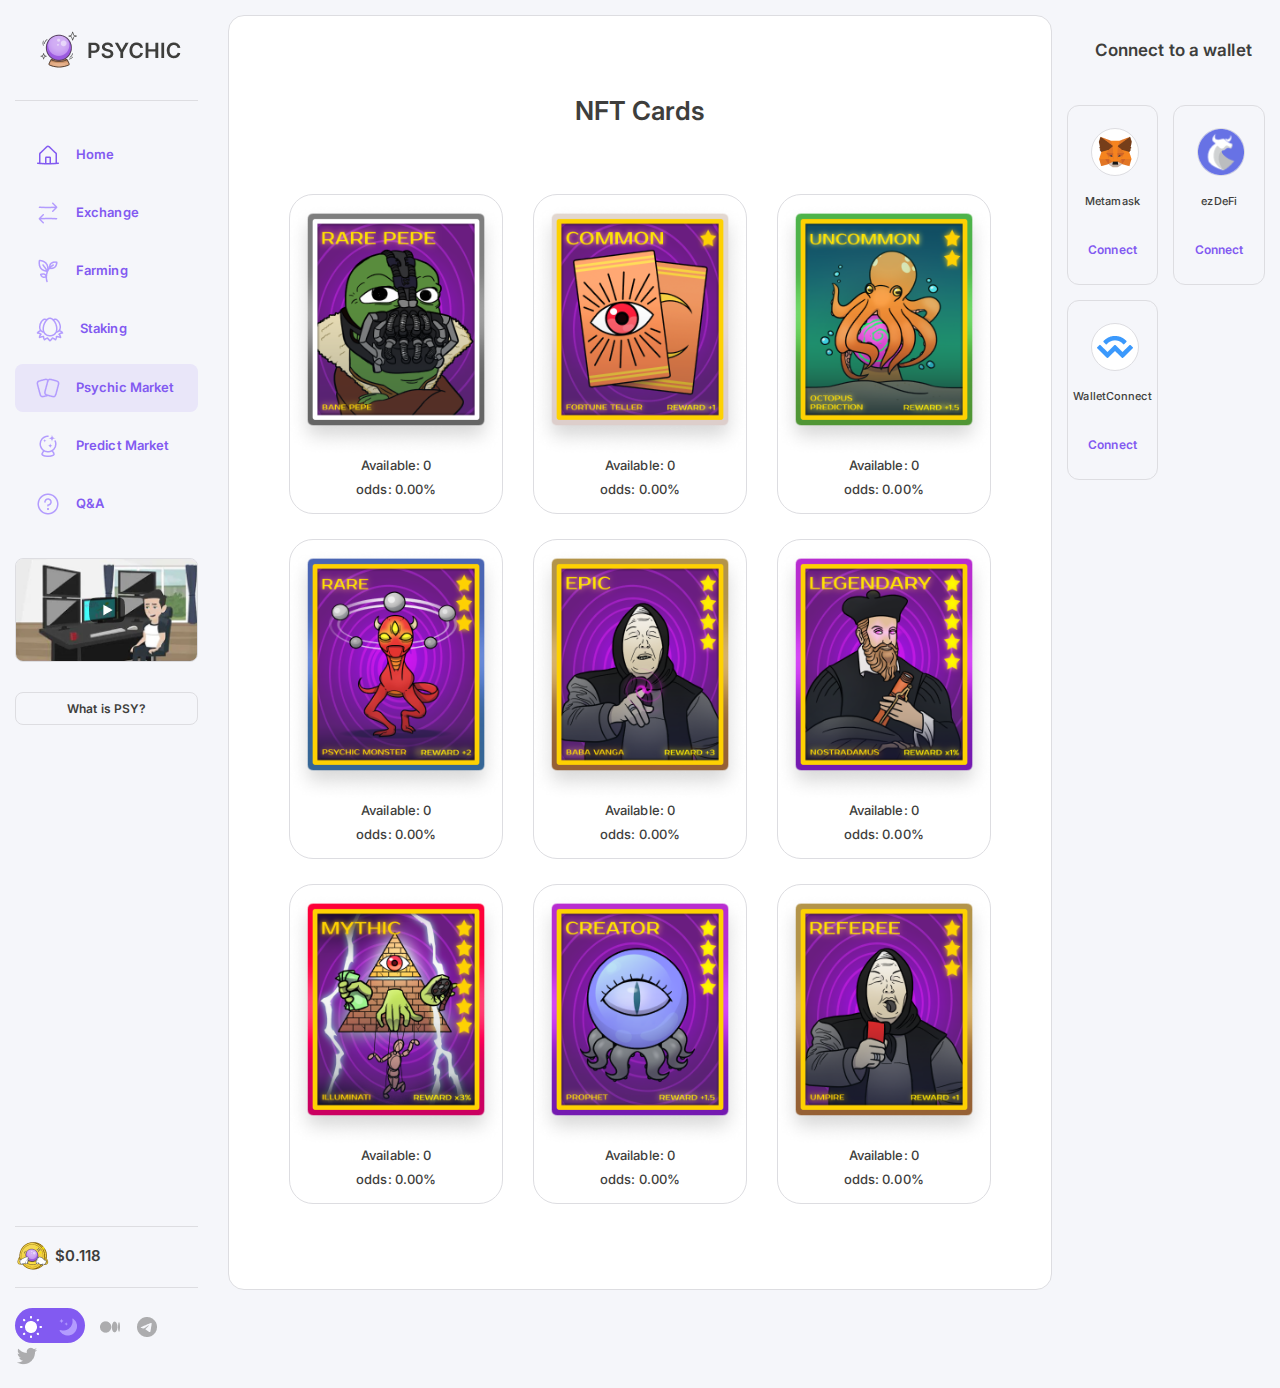
<file: psychic-market.html>
<!doctype html>
<html class="no-js" lang="en-us">

<head>
    <meta charset="utf-8">
    <title>Psychic</title>
    <meta name="description" content="">
    <meta name="viewport" content="width=device-width, initial-scale=1">
    <!-- Place favicon.ico in the root directory -->
    <link rel="apple-touch-icon" href="icon.png">
    <!-- all css link here -->
    <!-- font-awesome css -->
    <link rel="stylesheet" href="css/font-awesome.min.css">
    <!-- default css -->
    <link rel="stylesheet" href="css/default.css">
    <!-- bootstrap css -->
    <link rel="stylesheet" href="css/bootstrap.min.css">
    <!-- style css -->
    <link rel="stylesheet" href="css/style.css">
	<!-- responsive css-->
	<link rel="stylesheet" href="css/responsive.css">
	
	<meta name="theme-color" content="#ffffff">
</head>

<body>
    <!--[if IE]>
    <p class="browserupgrade">You are using an <strong>outdated</strong> browser. Please <a href="https://browsehappy.com/">upgrade your browser</a> to improve your experience and security.</p>
    <![endif]-->
    <div class="main_section_wrapper">
        <div class="container-fluid mobile_px0">
            <div class="row mobile_headWrapper">
                <!-- mobile head start -->
                <div class="col-2">
                    <!-- menu button -->
                    <div id="wrapper" class="mobile_btn">
                        <div class="circle icon">
                            <span class="line top"></span>
                            <span class="line middle"></span>
                            <span class="line bottom"></span>
                        </div>
                    </div>
                </div>
                <div class="col-4 px-0">
                    <!-- mobile logo -->
                    <div class="mobile_logo">
                        <a href="#"><img src="images/mobile-logo.png" alt="logo"></a>
                    </div>
                </div>
                <div class="col-6 text-right">
                    <div class="mobile_button">
                        <a href="#">Connect</a>
                    </div>
                </div>
                <!-- mobile head end -->
            </div>
            <!-- mobile menu start -->
            <div class="mobile_menu">
                <div class="sideMenu_wrapper farming_sideMenu">
                    <div class="menu_wrapper">
                        <ul>
                            <li>
                                <a href="#"><img src="images/1.png" alt="menu image">Home</a>
                            </li>
                            <li>
                                <a href="#"><img src="images/2.png" alt="menu image">Exchange</a>
                            </li>
                            <li>
                                <a href="#"><img src="images/3.png" alt="menu image">Farming</a>
                            </li>
                            <li>
                                <a href="#"><img src="images/4.png" alt="menu image">Staking</a>
                            </li>
                            <li class="active">
                                <a href="psychic-market.html"><img src="images/5.png" alt="menu image">Psychic Market</a>
                            </li>
                            <li>
                                <a href="#"><img src="images/6.png" alt="menu image">Predict Market</a>
                            </li>
                            <li>
                                <a href="#"><img src="images/7.png" alt="menu image">Q&A</a>
                            </li>
                        </ul>
                    </div>
                    <div class="vedio_wrapper">
                        <div class="vedio_posterImg">
                            <img src="images/video-poster.png" alt="video poster image">
                        </div>
                        <div class="play_button">
                            <a href="#"><img src="images/YouTube-gray.png" alt="play button"></a>
                        </div>
                    </div>
                    <div class="question_button">
                        <a href="#">What is PSY?</a>
                    </div>
                    <div class="amount">
                        <img src="images/amount-icon.png" alt="amount icon">
                        <span>$0.118</span>
                    </div>
                    <div class="component_wrapper">
                        <ul>
                            <li class="mood">
                                <a href="psychic-market.html"><img src="images/white.png" alt="white image"></a>
                                <a href="psychic-market-dark.html"><img src="images/dark.png" alt="dark image"></a>
                            </li>
                            <li>
                                <a href="#"><img src="images/medium.png" alt="medium"></a>
                            </li>
                            <li>
                                <a href="#"><img src="images/telegram.png" alt="telegram"></a>
                            </li>
                            <li>
                                <a href="#"><img src="images/twitter.png" alt="twitter"></a>
                            </li>
                        </ul>
                    </div>
                </div>
            </div>
            <!-- mobile menu end -->
            <div class="row">
                <!-- left sidebar start -->
                <div class="col-2 px display_none">
                    <div class="leftSide_Wrapper">
                        <div class="main_logo">
                            <a href="#"><img src="images/logo.png" alt="logo"></a>
                        </div>
                        <div class="menu_wrapper">
                            <ul>
                                <li>
                                    <a href="#"><img src="images/1.png" alt="menu image">Home</a>
                                </li>
                                <li>
                                    <a href="#"><img src="images/2.png" alt="menu image">Exchange</a>
                                </li>
                                <li>
                                    <a href="#"><img src="images/3.png" alt="menu image">Farming</a>
                                </li>
                                <li>
                                    <a href="#"><img src="images/4.png" alt="menu image">Staking</a>
                                </li>
                                <li class="active">
                                    <a href="psychic-market.html"><img src="images/5.png" alt="menu image">Psychic Market</a>
                                </li>
                                <li>
                                    <a href="#"><img src="images/6.png" alt="menu image">Predict Market</a>
                                </li>
                                <li>
                                    <a href="#"><img src="images/7.png" alt="menu image">Q&A</a>
                                </li>
                            </ul>
                        </div>
                        <div class="vedio_wrapper">
                            <div class="vedio_posterImg">
                                <img src="images/video-poster.png" alt="video poster image">
                            </div>
                            <div class="play_button">
                                <a href="#"><img src="images/YouTube-gray.png" alt="play button"></a>
                            </div>
                        </div>
                        <div class="question_button">
                            <a href="#">What is PSY?</a>
                        </div>
                        <div class="amount market">
                            <img src="images/amount-icon.png" alt="amount icon">
                            <span>$0.118</span>
                        </div>
                        <div class="component_wrapper">
                            <ul>
                                <li class="mood">
                                    <a href="psychic-market.html"><img src="images/white.png" alt="white image"></a>
                                    <a href="psychic-market-dark.html"><img src="images/dark.png" alt="dark image"></a>
                                </li>
                                <li>
                                    <a href="#"><img src="images/medium.png" alt="medium"></a>
                                </li>
                                <li>
                                    <a href="#"><img src="images/telegram.png" alt="telegram"></a>
                                </li>
                                <li>
                                    <a href="#"><img src="images/twitter.png" alt="twitter"></a>
                                </li>
                            </ul>
                        </div>
                    </div>
                </div>
                <!-- left sidebar end -->
                <!-- middle area start -->
                <div class="col-12 col-sm-8">
                    <div class="middleSide_Wrapper ht">
                        <div class="middleContent_head">
                            <div class="row">
                                <div class="col-12 text-center">
                                    <div class="market_heading">
                                        <h3>NFT Cards</h3>
                                    </div>
                                </div>
                            </div>
                        </div>
                        <div class="middleContent_main">
                            <div class="row mt-40 card_wrapper">
                                <div class="col-12 col-sm-6 col-md-4 text-center mb-25">
                                    <div class="single_card">
                                        <div class="card_image">
                                            <img src="images/card-1.png" alt="card image">
                                        </div>
                                        <div class="card_text">
                                            <span class="available"> Available: <span>0</span></span>
                                            <span class="Odds">odds: <span>0.00%</span></span>
                                        </div>
                                    </div>
                                </div>
                                <div class="col-12 col-sm-6 col-md-4 text-center mb-25">
                                    <div class="single_card">
                                        <div class="card_image">
                                            <img src="images/card-2.png" alt="card image">
                                        </div>
                                        <div class="card_text">
                                            <span class="available"> Available: <span>0</span></span>
                                            <span class="Odds">odds: <span>0.00%</span></span>
                                        </div>
                                    </div>
                                </div>
                                <div class="col-12 col-sm-6 col-md-4 text-center mb-25">
                                    <div class="single_card">
                                        <div class="card_image">
                                            <img src="images/card-3.png" alt="card image">
                                        </div>
                                        <div class="card_text">
                                            <span class="available"> Available: <span>0</span></span>
                                            <span class="Odds">odds: <span>0.00%</span></span>
                                        </div>
                                    </div>
                                </div>
                                <div class="col-12 col-sm-6 col-md-4 text-center mb-25">
                                    <div class="single_card">
                                        <div class="card_image">
                                            <img src="images/card-4.png" alt="card image">
                                        </div>
                                        <div class="card_text">
                                            <span class="available"> Available: <span>0</span></span>
                                            <span class="Odds">odds: <span>0.00%</span></span>
                                        </div>
                                    </div>
                                </div>
                                <div class="col-12 col-sm-6 col-md-4 text-center mb-25">
                                    <div class="single_card">
                                        <div class="card_image">
                                            <img src="images/card-5.png" alt="card image">
                                        </div>
                                        <div class="card_text">
                                            <span class="available"> Available: <span>0</span></span>
                                            <span class="Odds">odds: <span>0.00%</span></span>
                                        </div>
                                    </div>
                                </div>
                                <div class="col-12 col-sm-6 col-md-4 text-center mb-25">
                                    <div class="single_card">
                                        <div class="card_image">
                                            <img src="images/card-6.png" alt="card image">
                                        </div>
                                        <div class="card_text">
                                            <span class="available"> Available: <span>0</span></span>
                                            <span class="Odds">odds: <span>0.00%</span></span>
                                        </div>
                                    </div>
                                </div>
                                <div class="col-12 col-sm-6 col-md-4 text-center mb-25">
                                    <div class="single_card">
                                        <div class="card_image">
                                            <img src="images/card-7.png" alt="card image">
                                        </div>
                                        <div class="card_text">
                                            <span class="available"> Available: <span>0</span></span>
                                            <span class="Odds">odds: <span>0.00%</span></span>
                                        </div>
                                    </div>
                                </div>
                                <div class="col-12 col-sm-6 col-md-4 text-center mb-25">
                                    <div class="single_card">
                                        <div class="card_image">
                                            <img src="images/card-8.png" alt="card image">
                                        </div>
                                        <div class="card_text">
                                            <span class="available"> Available: <span>0</span></span>
                                            <span class="Odds">odds: <span>0.00%</span></span>
                                        </div>
                                    </div>
                                </div>
                                <div class="col-12 col-sm-6 col-md-4 text-center mb-25">
                                    <div class="single_card">
                                        <div class="card_image">
                                            <img src="images/card-9.png" alt="card image">
                                        </div>
                                        <div class="card_text">
                                            <span class="available"> Available: <span>0</span></span>
                                            <span class="Odds">odds: <span>0.00%</span></span>
                                        </div>
                                    </div>
                                </div>
                            </div>
                        </div>
                    </div>
                </div>
                <!-- middle area end -->
                <!-- right sidebar start -->
                <div class="col-12 col-sm-2">
                    <div class="rightSide_Wrapper">
                        <div class="rightSide_heading">
                            <h3>Connect to a wallet</h3>
                        </div>
                        <div class="wallet_wrapper myWallet">
                            <div class="row">
                                <div class="col-4 col-sm-12 col-xl-6 text-center pos-r px-0">
                                    <div class="single_wallet">
                                        <div class="wallet_image">
                                            <img src="images/wallet-1.png" alt="wallet image">
                                        </div>
                                        <div class="wallet_title">
                                            <span>Metamask</span>
                                        </div>
                                        <div class="wallet_connect">
                                            <a href="#">Connect</a>
                                        </div>
                                    </div>
                                </div>
                                <div class="col-4 col-sm-12 col-xl-6 text-center pos-r px-0">
                                    <div class="single_wallet">
                                        <div class="wallet_image">
                                            <img src="images/wallet-2.png" alt="wallet image">
                                        </div>
                                        <div class="wallet_title">
                                            <span>ezDeFi</span>
                                        </div>
                                        <div class="wallet_connect">
                                            <a href="#">Connect</a>
                                        </div>
                                    </div>
                                </div>
                                <div class="col-4 col-sm-12 col-xl-6 text-center pos-r px-0">
                                    <div class="single_wallet">
                                        <div class="wallet_image">
                                            <img src="images/wallet-3.png" alt="wallet image">
                                        </div>
                                        <div class="wallet_title">
                                            <span>WalletConnect</span>
                                        </div>
                                        <div class="wallet_connect">
                                            <a href="#">Connect</a>
                                        </div>
                                    </div>
                                </div>
                            </div>
                        </div>
                        <div class="row">
                            <div class="col-12 text-center mobile_footer">
                                <div class="footer_logo">
                                    <a href="#"><img src="images/logo.png" alt="logo"></a>
                                </div>
                                <div class="footer_line"></div>
                                <div class="social_image">
                                    <a href="#"><img src="images/medium.png" alt="medium"></a>
                                    <a href="#"><img src="images/telegram.png" alt="telegram"></a>
                                    <a href="#"><img src="images/twitter.png" alt="twitter"></a>
                                </div>
                            </div>
                        </div>
                    </div>
                </div>
                <!-- right sidebar end -->
            </div>
        </div>
    </div>
    <!-- all js link -->
    <!-- modernizr js -->
    <script src="js/modernizr-3.8.0.min.js"></script>
    <!-- jquery js -->
    <script src="js/jquery-1.12.4.min.js"></script>
    <!-- popper js -->
    <script src="js/popper.min.js"></script>
    <!-- bootstrap js -->
    <script src="js/bootstrap.min.js"></script>
    <!-- plugins js -->
    <script src="js/plugins.js"></script>
    <!-- main js -->
    <script src="js/main.js"></script>
</body>

</html>
</file>
<file: css/default.css>
/* Theme default css */
*{
    margin: 0;
    padding: 0;
    outline: 0;
	-webkit-box-sizing: border-box;
    box-sizing: border-box;
}
body{
    font-family:sans-serif;
}
.clr{
    clear: both;
}
a{
    display: inline-block;
    text-decoration: none;
}
ol,
ul{
    list-style: none;
}
img{
	max-width: 100%;
}
button{
    box-shadow: none;
}
button:focus{
    outline: 0;
}
p{
    margin: 0;
}
h1,
h2,
h3,
h4,
h5,
h6{
    margin: 0;
}
.overflow{
    overflow: hidden;
}
.float-left{
    float: left;
}
.float-right{
    float: right;
}
.w-100{
    width: 100%;
}
.h-100{
    height: 100%;
}
.pos-r{
    position: relative;
}
.pos-a{
    position: absolute;
}
.pos-s{
    position: static;
}
::-moz-placeholder{
    color: #222222;
    background: red;
    font-size: 20px;
}
::placeholder{
    color: #222222;
    background: red;
    font-size: 20px;
}
/* margin 0*/
.ml-0{
    margin-left: 0 !important;
}
.mt-0{
    margin-top: 0 !important;
}
.mr-0{
    margin-right: 0 !important;
}
.mb-0{
    margin-bottom: 0 !important;
}
/* margin left*/
.ml-5{
    margin-left: 5px;
}
.ml-10{
    margin-left: 10px;
}
.ml-15{
    margin-left: 15px;
}
.ml-20{
    margin-left: 20px;
}
.ml-25{
    margin-left: 25px;
}
.ml-30{
    margin-left: 30px;
}
.ml-35{
    margin-left: 35px;
}
.ml-40{
    margin-left: 40px;
}
.ml-45{
    margin-left: 45px;
}
.ml-50{
    margin-left: 50px;
}
.ml-55{
    margin-left: 55px;
}
.ml-60{
    margin-left: 60px;
}
.ml-65{
    margin-left: 65px;
}
.ml-70{
    margin-left: 70px;
}
.ml-75{
    margin-left: 75px;
}
.ml-80{
    margin-left: 80px;
}
.ml-85{
    margin-left: 85px;
}
.ml-90{
    margin-left: 90px;
}
.ml-95{
    margin-left: 95px;
}
.ml-100{
    margin-left: 100px;
}
.ml-105{
    margin-left: 105px;
}
.ml-110{
    margin-left: 110px;
}
.ml-115{
    margin-left: 115px;
}
.ml-120{
    margin-left: 120px;
}
.ml-125{
    margin-left: 125px;
}
.ml-130{
    margin-left: 130px;
}
.ml-135{
    margin-left: 135px;
}
.ml-140{
    margin-left: 140px;
}
.ml-145{
    margin-left: 145px;
}
.ml-150{
    margin-left: 150px;
}
.ml-155{
    margin-left: 155px;
}
.ml-160{
    margin-left: 160px;
}
.ml-165{
    margin-left: 165px;
}
.ml-170{
    margin-left: 170px;
}
.ml-175{
    margin-left: 175px;
}
.ml-180{
    margin-left: 180px;
}
.ml-185{
    margin-left: 185px;
}
.ml-190{
    margin-left: 190px;
}
.ml-195{
    margin-left: 195px;
}
.ml-200{
    margin-left: 200px;
}
/* margin top*/
.mt-5{
    margin-top: 5px;
}
.mt-10{
    margin-top: 10px;
}
.mt-15{
    margin-top: 15px;
}
.mt-20{
    margin-top: 20px;
}
.mt-25{
    margin-top: 25px;
}
.mt-30{
    margin-top: 30px;
}
.mt-35{
    margin-top: 35px;
}
.mt-40{
    margin-top: 40px;
}
.mt-45{
    margin-top: 45px;
}
.mt-50{
    margin-top: 50px;
}
.mt-55{
    margin-top: 55px;
}
.mt-60{
    margin-top: 60px;
}
.mt-65{
    margin-top: 65px;
}
.mt-70{
    margin-top: 70px;
}
.mt-75{
    margin-top: 75px;
}
.mt-80{
    margin-top: 80px;
}
.mt-85{
    margin-top: 85px;
}
.mt-90{
    margin-top: 90px;
}
.mt-95{
    margin-top: 95px;
}
.mt-100{
    margin-top: 100px;
}
.mt-105{
    margin-top: 105px;
}
.mt-110{
    margin-top: 110px;
}
.mt-115{
    margin-top: 115px;
}
.mt-120{
    margin-top: 120px;
}
.mt-125{
    margin-top: 125px;
}
.mt-130{
    margin-top: 130px;
}
.mt-135{
    margin-top: 135px;
}
.mt-140{
    margin-top: 140px;
}
.mt-145{
    margin-top: 145px;
}
.mt-150{
    margin-top: 150px;
}
.mt-155{
    margin-top: 155px;
}
.mt-160{
    margin-top: 160px;
}
.mt-165{
    margin-top: 165px;
}
.mt-170{
    margin-top: 170px;
}
.mt-175{
    margin-top: 175px;
}
.mt-180{
    margin-top: 180px;
}
.mt-185{
    margin-top: 185px;
}
.mt-190{
    margin-top: 190px;
}
.mt-195{
    margin-top: 195px;
}
.mt-200{
    margin-top: 200px;
}
/* margin right*/
.mr-5{
    margin-right: 5px;
}
.mr-10{
    margin-right: 10px;
}
.mr-15{
    margin-right: 15px;
}
.mr-20{
    margin-right: 20px;
}
.mr-25{
    margin-right: 25px;
}
.mr-30{
    margin-right: 30px;
}
.mr-35{
    margin-right: 35px;
}
.mr-40{
    margin-right: 40px;
}
.mr-45{
    margin-right: 45px;
}
.mr-50{
    margin-right: 50px;
}
.mr-55{
    margin-right: 55px;
}
.mr-60{
    margin-right: 60px;
}
.mr-65{
    margin-right: 65px;
}
.mr-70{
    margin-right: 70px;
}
.mr-75{
    margin-right: 75px;
}
.mr-80{
    margin-right: 80px;
}
.mr-85{
    margin-right: 85px;
}
.mr-90{
    margin-right: 90px;
}
.mr-95{
    margin-right: 95px;
}
.mr-100{
    margin-right: 100px;
}
.mr-105{
    margin-right: 105px;
}
.mr-110{
    margin-right: 110px;
}
.mr-115{
    margin-right: 115px;
}
.mr-120{
    margin-right: 120px;
}
.mr-125{
    margin-right: 125px;
}
.mr-130{
    margin-right: 130px;
}
.mr-135{
    margin-right: 135px;
}
.mr-140{
    margin-right: 140px;
}
.mr-145{
    margin-right: 145px;
}
.mr-150{
    margin-right: 150px;
}
.mr-155{
    margin-right: 155px;
}
.mr-160{
    margin-right: 160px;
}
.mr-165{
    margin-right: 165px;
}
.mr-170{
    margin-right: 170px;
}
.mr-175{
    margin-right: 175px;
}
.mr-180{
    margin-right: 180px;
}
.mr-185{
    margin-right: 185px;
}
.mr-190{
    margin-right: 190px;
}
.mr-195{
    margin-right: 195px;
}
.mr-200{
    margin-right: 200px;
}
/* margin bottom*/
.mb-5{
    margin-bottom: 5px;
}
.mb-10{
    margin-bottom: 10px;
}
.mb-15{
    margin-bottom: 15px;
}
.mb-20{
    margin-bottom: 20px;
}
.mb-25{
    margin-bottom: 25px;
}
.mb-30{
    margin-bottom: 30px;
}
.mb-35{
    margin-bottom: 35px;
}
.mb-40{
    margin-bottom: 40px;
}
.mb-45{
    margin-bottom: 45px;
}
.mb-50{
    margin-bottom: 50px;
}
.mb-55{
    margin-bottom: 55px;
}
.mb-60{
    margin-bottom: 60px;
}
.mb-65{
    margin-bottom: 65px;
}
.mb-70{
    margin-bottom: 70px;
}
.mb-75{
    margin-bottom: 75px;
}
.mb-80{
    margin-bottom: 80px;
}
.mb-85{
    margin-bottom: 85px;
}
.mb-90{
    margin-bottom: 90px;
}
.mb-95{
    margin-bottom: 95px;
}
.mb-100{
    margin-bottom: 100px;
}
.mb-105{
    margin-bottom: 105px;
}
.mb-110{
    margin-bottom: 110px;
}
.mb-115{
    margin-bottom: 115px;
}
.mb-120{
    margin-bottom: 120px;
}
.mb-125{
    margin-bottom: 125px;
}
.mb-130{
    margin-bottom: 130px;
}
.mb-135{
    margin-bottom: 135px;
}
.mb-140{
    margin-bottom: 140px;
}
.mb-145{
    margin-bottom: 145px;
}
.mb-150{
    margin-bottom: 150px;
}
.mb-155{
    margin-bottom: 155px;
}
.mb-160{
    margin-bottom: 160px;
}
.mb-165{
    margin-bottom: 165px;
}
.mb-170{
    margin-bottom: 170px;
}
.mb-175{
    margin-bottom: 175px;
}
.mb-180{
    margin-bottom: 180px;
}
.mb-185{
    margin-bottom: 185px;
}
.mb-190{
    margin-bottom: 190px;
}
.mb-195{
    margin-bottom: 195px;
}
.mb-200{
    margin-bottom: 200px;
}
/* margin left,top,right,bottom */
.mxy-5{
    margin: 5px 5px;
}
.mxy-10{
    margin: 10px 10px;
}
.mxy-15{
    margin: 15px 15px;
}
.mxy-20{
    margin: 20px 20px;
}
.mxy-25{
    margin: 25px 25px;
}
.mxy-30{
    margin: 30px 30px;
}
.mxy-35{
    margin: 35px 35px;
}
.mxy-40{
    margin: 40px 40px;
}
.mxy-45{
    margin: 45px 45px;
}
.mxy-50{
    margin: 50px 50px;
}
.mxy-55{
    margin: 55px 55px;
}
.mxy-60{
    margin: 60px 60px;
}
.mxy-65{
    margin: 65px 65px;
}
.mxy-70{
    margin: 70px 70px;
}
.mxy-75{
    margin: 75px 75px;
}
.mxy-80{
    margin: 80px 80px;
}
.mxy-85{
    margin: 85px 85px;
}
.mxy-90{
    margin: 90px 90px;
}
.mxy-95{
    margin: 95px 95px;
}
.mxy-100{
    margin: 100px 100px;
}
.mxy-105{
    margin: 105px 105px;
}
.mxy-110{
    margin: 110px 110px;
}
.mxy-115{
    margin: 115px 115px;
}
.mxy-120{
    margin: 120px 120px;
}
.mxy-125{
    margin: 125px 125px;
}
.mxy-130{
    margin: 130px 130px;
}
.mxy-135{
    margin: 135px 135px;
}
.mxy-140{
    margin: 140px 140px;
}
.mxy-145{
    margin: 145px 145px;
}
.mxy-150{
    margin: 150px 150px;
}
.mxy-155{
    margin: 155px 155px;
}
.mxy-160{
    margin: 160px 160px;
}
.mxy-165{
    margin: 165px 165px;
}
.mxy-170{
    margin: 170px 170px;
}
.mxy-175{
    margin: 175px 175px;
}
.mxy-180{
    margin: 180px 180px;
}
.mxy-185{
    margin: 185px 185px;
}
.mxy-190{
    margin: 190px 190px;
}
.mxy-195{
    margin: 195px 195px;
}
.mxy-200{
    margin: 200px 200px;
}
/* padding 0 */
.pl-0{
    padding-left: 0 !important;
}
.pt-0{
    padding-top: 0 !important;
}
.pr-0{
    padding-right: 0 !important;
}
.pb-0{
    padding-bottom: 0 !important;
}
/* padding left */
.pl-5{
    padding-left: 5px;
}
.pl-10{
    padding-left: 10px;
}
.pl-15{
    padding-left: 15px;
}
.pl-20{
    padding-left: 20px;
}
.pl-25{
    padding-left: 25px;
}
.pl-30{
    padding-left: 30px;
}
.pl-35{
    padding-left: 35px;
}
.pl-40{
    padding-left: 40px;
}
.pl-45{
    padding-left: 45px;
}
.pl-50{
    padding-left: 50px;
}
.pl-55{
    padding-left: 55px;
}
.pl-60{
    padding-left: 60px;
}
.pl-65{
    padding-left: 65px;
}
.pl-70{
    padding-left: 70px;
}
.pl-75{
    padding-left: 75px;
}
.pl-80{
    padding-left: 80px;
}
.pl-85{
    padding-left: 85px;
}
.pl-90{
    padding-left: 90px;
}
.pl-95{
    padding-left: 95px;
}
.pl-100{
    padding-left: 100px;
}
.pl-105{
    padding-left: 105px;
}
.pl-110{
    padding-left: 110px;
}
.pl-115{
    padding-left: 115px;
}
.pl-120{
    padding-left: 120px;
}
.pl-125{
    padding-left: 125px;
}
.pl-130{
    padding-left: 130px;
}
.pl-135{
    padding-left: 135px;
}
.pl-140{
    padding-left: 140px;
}
.pl-145{
    padding-left: 145px;
}
.pl-150{
    padding-left: 150px;
}
.pl-155{
    padding-left: 155px;
}
.pl-160{
    padding-left: 160px;
}
.pl-165{
    padding-left: 165px;
}
.pl-170{
    padding-left: 170px;
}
.pl-175{
    padding-left: 175px;
}
.pl-180{
    padding-left: 180px;
}
.pl-185{
    padding-left: 185px;
}
.pl-190{
    padding-left: 190px;
}
.pl-195{
    padding-left: 195px;
}
.pl-200{
    padding-left: 200px;
}
/* padding top */
.pt-5{
    padding-top: 5px;
}
.pt-10{
    padding-top: 10px;
}
.pt-15{
    padding-top: 15px;
}
.pt-20{
    padding-top: 20px;
}
.pt-25{
    padding-top: 25px;
}
.pt-30{
    padding-top: 30px;
}
.pt-35{
    padding-top: 35px;
}
.pt-40{
    padding-top: 40px;
}
.pt-45{
    padding-top: 45px;
}
.pt-50{
    padding-top: 50px;
}
.pt-55{
    padding-top: 55px;
}
.pt-60{
    padding-top: 60px;
}
.pt-65{
    padding-top: 65px;
}
.pt-70{
    padding-top: 70px;
}
.pt-75{
    padding-top: 75px;
}
.pt-80{
    padding-top: 80px;
}
.pt-85{
    padding-top: 85px;
}
.pt-90{
    padding-top: 90px;
}
.pt-95{
    padding-top: 95px;
}
.pt-100{
    padding-top: 100px;
}
.pt-105{
    padding-top: 105px;
}
.pt-110{
    padding-top: 110px;
}
.pt-115{
    padding-top: 115px;
}
.pt-120{
    padding-top: 120px;
}
.pt-125{
    padding-top: 125px;
}
.pt-130{
    padding-top: 130px;
}
.pt-135{
    padding-top: 135px;
}
.pt-140{
    padding-top: 140px;
}
.pt-145{
    padding-top: 145px;
}
.pt-150{
    padding-top: 150px;
}
.pt-155{
    padding-top: 155px;
}
.pt-160{
    padding-top: 160px;
}
.pt-165{
    padding-top: 165px;
}
.pt-170{
    padding-top: 170px;
}
.pt-175{
    padding-top: 175px;
}
.pt-180{
    padding-top: 180px;
}
.pt-185{
    padding-top: 185px;
}
.pt-190{
    padding-top: 190px;
}
.pt-195{
    padding-top: 195px;
}
.pt-200{
    padding-top: 200px;
}
/* padding right */
.pr-5{
    padding-right: 5px;
}
.pr-10{
    padding-right: 10px;
}
.pr-15{
    padding-right: 15px;
}
.pr-20{
    padding-right: 20px;
}
.pr-25{
    padding-right: 25px;
}
.pr-30{
    padding-right: 30px;
}
.pr-35{
    padding-right: 35px;
}
.pr-40{
    padding-right: 40px;
}
.pr-45{
    padding-right: 45px;
}
.pr-50{
    padding-right: 50px;
}
.pr-55{
    padding-right: 55px;
}
.pr-60{
    padding-right: 60px;
}
.pr-65{
    padding-right: 65px;
}
.pr-70{
    padding-right: 70px;
}
.pr-75{
    padding-right: 75px;
}
.pr-80{
    padding-right: 80px;
}
.pr-85{
    padding-right: 85px;
}
.pr-90{
    padding-right: 90px;
}
.pr-95{
    padding-right: 95px;
}
.pr-100{
    padding-right: 100px;
}
.pr-105{
    padding-right: 105px;
}
.pr-110{
    padding-right: 110px;
}
.pr-115{
    padding-right: 115px;
}
.pr-120{
    padding-right: 120px;
}
.pr-125{
    padding-right: 125px;
}
.pr-130{
    padding-right: 130px;
}
.pr-135{
    padding-right: 135px;
}
.pr-140{
    padding-right: 140px;
}
.pr-145{
    padding-right: 145px;
}
.pr-150{
    padding-right: 150px;
}
.pr-155{
    padding-right: 155px;
}
.pr-160{
    padding-right: 160px;
}
.pr-165{
    padding-right: 165px;
}
.pr-170{
    padding-right: 170px;
}
.pr-175{
    padding-right: 175px;
}
.pr-180{
    padding-right: 180px;
}
.pr-185{
    padding-right: 185px;
}
.pr-190{
    padding-right: 190px;
}
.pr-195{
    padding-right: 195px;
}
.pr-200{
    padding-right: 200px;
}
/* padding bottom */
.pb-5{
    padding-bottom: 5px;
}
.pb-10{
    padding-bottom: 10px;
}
.pb-15{
    padding-bottom: 15px;
}
.pb-20{
    padding-bottom: 20px;
}
.pb-25{
    padding-bottom: 25px;
}
.pb-30{
    padding-bottom: 30px;
}
.pb-35{
    padding-bottom: 35px;
}
.pb-40{
    padding-bottom: 40px;
}
.pb-45{
    padding-bottom: 45px;
}
.pb-50{
    padding-bottom: 50px;
}
.pb-55{
    padding-bottom: 55px;
}
.pb-60{
    padding-bottom: 60px;
}
.pb-65{
    padding-bottom: 65px;
}
.pb-70{
    padding-bottom: 70px;
}
.pb-75{
    padding-bottom: 75px;
}
.pb-80{
    padding-bottom: 80px;
}
.pb-85{
    padding-bottom: 85px;
}
.pb-90{
    padding-bottom: 90px;
}
.pb-95{
    padding-bottom: 95px;
}
.pb-100{
    padding-bottom: 100px;
}
.pb-105{
    padding-bottom: 105px;
}
.pb-110{
    padding-bottom: 110px;
}
.pb-115{
    padding-bottom: 115px;
}
.pb-120{
    padding-bottom: 120px;
}
.pb-125{
    padding-bottom: 125px;
}
.pb-130{
    padding-bottom: 130px;
}
.pb-135{
    padding-bottom: 135px;
}
.pb-140{
    padding-bottom: 140px;
}
.pb-145{
    padding-bottom: 145px;
}
.pb-150{
    padding-bottom: 150px;
}
.pb-155{
    padding-bottom: 155px;
}
.pb-160{
    padding-bottom: 160px;
}
.pb-165{
    padding-bottom: 165px;
}
.pb-170{
    padding-bottom: 170px;
}
.pb-175{
    padding-bottom: 175px;
}
.pb-180{
    padding-bottom: 180px;
}
.pb-185{
    padding-bottom: 185px;
}
.pb-190{
    padding-bottom: 190px;
}
.pb-195{
    padding-bottom: 195px;
}
.pb-200{
    padding-bottom: 200px;
}
/* padding left,top,right,bottom */
.pxy-5{
    padding: 5px 5px;
}
.pxy-10{
    padding: 10px 10px;
}
.pxy-15{
    padding: 15px 15px;
}
.pxy-20{
    padding: 20px 20px;
}
.pxy-25{
    padding: 25px 25px;
}
.pxy-30{
    padding: 30px 30px;
}
.pxy-35{
    padding: 35px 35px;
}
.pxy-40{
    padding: 40px 40px;
}
.pxy-45{
    padding: 45px 45px;
}
.pxy-50{
    padding: 50px 50px;
}
.pxy-55{
    padding: 55px 55px;
}
.pxy-60{
    padding: 60px 60px;
}
.pxy-65{
    padding: 65px 65px;
}
.pxy-70{
    padding: 70px 70px;
}
.pxy-75{
    padding: 75px 75px;
}
.pxy-80{
    padding: 80px 80px;
}
.pxy-85{
    padding: 85px 85px;
}
.pxy-90{
    padding: 90px 90px;
}
.pxy-95{
    padding: 95px 95px;
}
.pxy-100{
    padding: 100px 100px;
}
.pxy-105{
    padding: 105px 105px;
}
.pxy-110{
    padding: 110px 110px;
}
.pxy-115{
    padding: 115px 115px;
}
.pxy-120{
    padding: 120px 120px;
}
.pxy-125{
    padding: 125px 125px;
}
.pxy-130{
    padding: 130px 130px;
}
.pxy-135{
    padding: 135px 135px;
}
.pxy-140{
    padding: 140px 140px;
}
.pxy-145{
    padding: 145px 145px;
}
.pxy-150{
    padding: 150px 150px;
}
.pxy-155{
    padding: 155px 155px;
}
.pxy-160{
    padding: 160px 160px;
}
.pxy-165{
    padding: 165px 165px;
}
.pxy-170{
    padding: 170px 170px;
}
.pxy-175{
    padding: 175px 175px;
}
.pxy-180{
    padding: 180px 180px;
}
.pxy-185{
    padding: 185px 185px;
}
.pxy-190{
    padding: 190px 190px;
}
.pxy-195{
    padding: 195px 195px;
}
.pxy-200{
    padding: 200px 200px;
}
</file>
<file: css/style.css>
/* google fonts link */
@import url('https://fonts.googleapis.com/css2?family=Inter:wght@400;500;600&display=swap');
/*All custom css */
body{
	font-family: 'Inter', sans-serif;
	overflow-x: hidden;
}
.main_section_wrapper{
    background: #F5F6FA;
}
/* logo */
.leftSide_Wrapper .main_logo {
	border-bottom: 1px solid #DDDDE1;
	padding: 30px 0 30px 24px;
}
.leftSide_Wrapper .main_logo img{
    width: 100%;
    height: 40px;
}
/* menu */
.menu_wrapper {
	padding: 30px 0;
}
.menu_wrapper ul {
    margin: 0;
}
.menu_wrapper ul li {
	border-radius: 8px;
	padding: 12px 0 12px 21px;
	margin-bottom: 10px;
	transition: all .3s linear;
	-webkit-transition: all .3s linear;
	-moz-transition: all .3s linear;
	-ms-transition: all .3s linear;
	-o-transition: all .3s linear;
	-webkit-border-radius: 8px;
	-moz-border-radius: 8px;
	-ms-border-radius: 8px;
	-o-border-radius: 8px;
}
.menu_wrapper ul li:hover{
    background: rgba(130, 90, 241, 0.1);
}
.menu_wrapper ul li.active{
    background: rgba(130, 90, 241, 0.1);
}
.menu_wrapper ul li:last-child{
    margin-bottom: 0;
}
.menu_wrapper ul a {
    font-family: Inter;
    font-style: normal;
    font-weight: 600;
    font-size: 13px;
    line-height: 16px;
    letter-spacing: 0.1px;
    color: #825AF1;
    text-decoration: none;
    display: block;
}
.menu_wrapper ul a img {
    margin-right: 16px;
}
/* video */
.vedio_wrapper {
    position: relative;
}
.vedio_wrapper .vedio_posterImg img {
	width: 100%;
	border: 1px solid #DDDDE1;
	box-sizing: border-box;
	border-radius: 8px;
	-webkit-border-radius: 8px;
	-moz-border-radius: 8px;
	-ms-border-radius: 8px;
	-o-border-radius: 8px;
}
.vedio_wrapper .play_button {
    position: absolute;
    top: 50%;
    left: 50%;
    transform: translate(-50%,-50%);
}
.question_button {
	text-align: center;
	border: 1px solid #DDDDE1;
	box-sizing: border-box;
	border-radius: 8px;
	margin-top: 30px;
	-webkit-border-radius: 8px;
	-moz-border-radius: 8px;
	-ms-border-radius: 8px;
	-o-border-radius: 8px;
}
.question_button a {
	font-family: Inter;
	font-style: normal;
	font-weight: 600;
	font-size: 12px;
	line-height: 15px;
	letter-spacing: 0.1px;
	color: #3E3E3C;
	text-decoration: none;
	padding: 8px 0;
	display: block;
}
.amount {
	border-top: 1px solid #DDDDE1;
	border-bottom: 1px solid #DDDDE1;
	padding: 12px 0;
	margin-top: 35px;
}
.amount.market {
	margin-top: 501px;
}
.amount span {
    font-family: Inter;
    font-style: normal;
    font-weight: 600;
    font-size: 15px;
    line-height: 18px;
    letter-spacing: 0.1px;
    color: #3E3E3C;
}
.component_wrapper {
	margin: 20px 0;
}
.component_wrapper ul{
    margin: 0;
}
.component_wrapper ul li.mood {
	background: #825AF1;
	border-radius: 20px;
	-webkit-border-radius: 20px;
	-moz-border-radius: 20px;
	-ms-border-radius: 20px;
	-o-border-radius: 20px;
}
.component_wrapper ul li.mood a {
	padding: 5px 5px 4px 5px;
}
.component_wrapper ul li {
	display: inline-block;
	margin-right: 9px;
}
/* left Side part end */
/* middle part start */
.middleSide_Wrapper {
	background: #FFFFFF;
	border: 1px solid #DDDDE1;
	box-sizing: border-box;
	border-radius: 16px 16px 0px 0px;
	-webkit-border-radius: 16px 16px 0px 0px;
	-moz-border-radius: 16px 16px 0px 0px;
	-ms-border-radius: 16px 16px 0px 0px;
	-o-border-radius: 16px 16px 0px 0px;
	padding: 60px 96px;
	margin-top: 15px;
/* 	height: 142vh; */
}
.middleSide_Wrapper.ht {
/* 	height: auto; */
	padding: 60px 60px;
	border-radius: 16px;
	-webkit-border-radius: 16px;
	-moz-border-radius: 16px;
	-ms-border-radius: 16px;
	-o-border-radius: 16px;
}
.middleSide_Wrapper .middleContent_head .heading_text h3 {
	font-style: normal;
	font-weight: 600;
	font-size: 32px;
	line-height: 48px;
	letter-spacing: 0.1px;
	color: #3E3E3C;
	margin: 0;
	margin-bottom: 5px;
}
.middleSide_Wrapper .middleContent_head .heading_text p {
	font-style: normal;
	font-weight: 500;
	font-size: 15px;
	line-height: 24px;
	letter-spacing: 0.1px;
	color: rgba(62, 62, 60, 0.76);
	margin: 0;
}
.middleSide_Wrapper .middleContent_head .heading_img img {
	margin-top: -37px;
	width: 90%;
}
.middleSide_Wrapper .mooding_content span{
    font-style: normal;
    font-weight: 500;
    font-size: 17px;
    line-height: 21px;
    letter-spacing: 0.1px;
    color: rgba(62, 62, 60, 0.76);
}
.single_activity {
	margin-bottom: 35px;
	background: #FFFFFF;
	border: 1px solid #DDDDE1;
	box-sizing: border-box;
	border-radius: 24px;
	padding: 24px 19px;
	-webkit-border-radius: 24px;
	-moz-border-radius: 24px;
	-ms-border-radius: 24px;
	-o-border-radius: 24px;
}
.single_activity.activity_bg{
    background: url(../images/activity-bg.png);
    background-size: cover;
    background-repeat: no-repeat;
    background-position: center;
    width: 100%;
    height: 29vh;
}
.single_activity .activity_heading .activity_img {
	float: left;
	margin-bottom: 30px;
	width: 22%;
}
.activity_img img {
	margin-left: -11px;
}
.single_activity .activity_heading .heading_text {
	float: left;
	width: 78%;
}
.single_activity .activity_heading .heading_text span.heading{
    display: block;
    font-style: normal;
    font-weight: 600;
    font-size: 17px;
    line-height: 24px;
    letter-spacing: 0.1px;
    color: #3E3E3C;
}
.single_activity .activity_heading .heading_text span.heading.font_size {
	font-size: 24px !important;
	margin-bottom: 37px;
}
.single_activity .activity_heading .heading_text span.heading.mb {
	margin-bottom: 23px;
}
.single_activity .activity_heading .heading_text span.position{
    display: block;
    font-style: normal;
    font-weight: 600;
    font-size: 24px;
    line-height: 32px;
    letter-spacing: 0.1px;
    color: #9C7AF9;
}
.single_activity .activity_heading .heading_text span.position.position.mb {
	margin-bottom: 10px;
}
.single_activity .pricing .price_text {
	float: left;
	width: 64%;
}
.single_activity .pricing .price_text span {
	font-style: normal;
	font-weight: 500;
	font-size: 11px;
	line-height: 14px;
	letter-spacing: 0.1px;
	color: rgba(62, 62, 60, 0.76);
	display: block;
	margin-bottom: 12px;
}
.single_activity .pricing .price {
	float: right;
	width: 36%;
}
.single_activity .pricing .price span {
	font-style: normal;
	font-weight: 600;
	font-size: 11px;
	line-height: 14px;
	text-align: right;
	letter-spacing: 0.1px;
	color: #3E3E3C;
	display: block;
	margin-bottom: 12px;
}
/* buy_psy */
.buy_psy {
	margin-top: 25px;
}
.buy_psy form {
	position: relative;
	border: 1px solid #DDDDE1;
	box-sizing: border-box;
	border-radius: 16px;
	-webkit-border-radius: 16px;
	-moz-border-radius: 16px;
	-ms-border-radius: 16px;
	-o-border-radius: 16px;
}
.buy_psy form label {
	display: inline;
	margin: 0;
	position: absolute;
	top: 32%;
	left: 19px;
	font-style: normal;
	font-weight: 600;
	font-size: 17px;
	line-height: 24px;
	letter-spacing: 0.1px;
	color: #3E3E3C;
}
.buy_psy form input {
	width: 73%;
	outline: none;
	padding: 24px 5px;
	border: none;
	margin-left: 104px;
	font-style: normal;
	font-weight: 500;
	font-size: 17px;
	line-height: 24px;
	letter-spacing: 0.1px;
	color: #9C7AF9;
}
.buy_psy form input::-moz-placeholder{
	background: transparent;
	font-style: normal;
	font-weight: 500;
	font-size: 17px;
	line-height: 24px;
	letter-spacing: 0.1px;
	color: #9C7AF9;
}
.buy_psy form input::placeholder{
	background: transparent;
	font-style: normal;
	font-weight: 500;
	font-size: 17px;
	line-height: 24px;
	letter-spacing: 0.1px;
	color: #9C7AF9;
}
.buy_psy form button {
	position: absolute;
	right: 11px;
	top: 25%;
	font-style: normal;
	font-weight: 600;
	font-size: 13px;
	line-height: 20px;
	border: none;
	background: #825AF1;
	border-radius: 8px;
	letter-spacing: 0.1px;
	color: #FFFFFF;
	padding: 8px 16px;
	-webkit-border-radius: 8px;
	-moz-border-radius: 8px;
	-ms-border-radius: 8px;
	-o-border-radius: 8px;
}
/* middle part end */
/* right part start */
.rightSide_Wrapper .rightSide_heading h3 {
	font-style: normal;
	font-weight: 600;
	font-size: 17px;
	line-height: 20px;
	text-align: center;
	letter-spacing: 0.1px;
	color: #3E3E3C;
	margin: 0;
	padding: 40px 0 45px 0;
}
.rightSide_Wrapper .wallet_wrapper .single_wallet {
	border: 1px solid #DDDDE1;
	box-sizing: border-box;
	border-radius: 12px;
	padding: 24px 0;
	margin-right: 15px;
	margin-bottom: 15px;
	-webkit-border-radius: 12px;
	-moz-border-radius: 12px;
	-ms-border-radius: 12px;
	-o-border-radius: 12px;
}
.rightSide_Wrapper .wallet_wrapper .single_wallet .wallet_image {
	width: 48px;
	height: 48px;
	background: #FFFFFF;
	border: 1px solid #DDDDE1;
	box-sizing: border-box;
	border-radius: 24px;
	position: absolute;
	top: 23px;
	left: 45%;
	transform: translateX(-50%);
	text-align: center;
	line-height: 42px;
	-webkit-border-radius: 24px;
	-moz-border-radius: 24px;
	-ms-border-radius: 24px;
	-o-border-radius: 24px;
}
.rightSide_Wrapper .wallet_wrapper .single_wallet .wallet_title {
	padding: 57px 0 25px 0;
}
.rightSide_Wrapper .wallet_wrapper .single_wallet .wallet_title span {
    font-style: normal;
    font-weight: 500;
    font-size: 11px;
    line-height: 14px;
    text-align: center;
    letter-spacing: 0.1px;
    color: #3E3E3C;
}
.rightSide_Wrapper .wallet_wrapper .single_wallet .wallet_connect a {
    font-style: normal;
    font-weight: 600;
    font-size: 12px;
    line-height: 16px;
    text-align: center;
    letter-spacing: 0.1px;
    color: #825AF1;
    text-decoration: none;
}
/* right part end */
/* home connected css part start */
	/* right sidebar css */
.mb{
	margin-bottom: 8px;
}
.wallet_content {
	border: 1px solid #DDDDE1;
	box-sizing: border-box;
	border-radius: 12px;
	-webkit-border-radius: 12px;
	-moz-border-radius: 12px;
	-ms-border-radius: 12px;
	-o-border-radius: 12px;
	padding: 14px 14px;
}
.wallet_content .wallet_image {
	float: left;
	width: 24px;
	height: 24px;
	background: #FFFFFF;
	border: 1px solid #DDDDE1;
	box-sizing: border-box;
	border-radius: 24px;
	-webkit-border-radius: 24px;
	-moz-border-radius: 24px;
	-ms-border-radius: 24px;
	-o-border-radius: 24px;
	text-align: center;
	margin-right: 8px;
}
.wallet_content .wallet_image img {
	width: 16.33px;
	height: 15.11px;
	margin-top: -6px;
}
.wallet_content .wallet_title {
	float: left;
}
.wallet_title span {
	font-style: normal;
	font-weight: 500;
	font-size: 11px;
	line-height: 14px;
	letter-spacing: 0.1px;
	color: #3E3E3C;
}
.wallet_content .wallet_logout {
	float: right;
}
.wallet_status {
	border: 1px solid #DDDDE1;
	box-sizing: border-box;
	border-radius: 12px;
	padding: 16px;
	-webkit-border-radius: 12px;
	-moz-border-radius: 12px;
	-ms-border-radius: 12px;
	-o-border-radius: 12px;
}
.wallet_status .wallet_address .title,.path {
	font-style: normal;
	font-weight: 500;
	font-size: 11px;
	line-height: 16px;
	letter-spacing: 0.1px;
	color: rgba(62, 62, 60, 0.76);
}
.wallet_status .wallet_address .path {
	font-weight: 600;
	font-feature-settings: 'calt' off;
	color: #3E3E3C;
	display: block;
	margin-top: 9px;
}
.wallet_status .wallet_position .title, .position {
	font-style: normal;
	font-weight: 500;
	font-size: 11px;
	line-height: 16px;
	letter-spacing: 0.1px;
	color: rgba(62, 62, 60, 0.76);
	display: block;
	margin-top: 23px;
}
.wallet_status .wallet_position .position {
	font-style: normal;
	font-weight: 600;
	color: #3E3E3C;
	display: block;
	margin-top: 11px;
}
.wallet_blance {
	border: 1px solid #DDDDE1;
	box-sizing: border-box;
	border-radius: 12px;
	padding: 16px;
	-webkit-border-radius: 12px;
	-moz-border-radius: 12px;
	-ms-border-radius: 12px;
	-o-border-radius: 12px;
}
.wallet_blance .title {
	display: block;
	font-style: normal;
	font-weight: 500;
	font-size: 11px;
	line-height: 16px;
	letter-spacing: 0.1px;
	color: rgba(62, 62, 60, 0.76);
	margin-bottom: 8px;
}
.wallet_blance .wallet {
	display: block;
	font-style: normal;
	font-weight: 600;
	font-size: 15px;
	line-height: 20px;
	letter-spacing: 0.1px;
	color: #3E3E3C;
}
/* home connected css part end */
/* psychic market css part start */
.middleContent_head .market_heading h3 {
	font-style: normal;
	font-weight: 600;
	font-size: 26px;
	line-height: 70px;
	letter-spacing: 0.1px;
	color: #3E3E3C;
}
.card_wrapper .single_card {
	border: 1px solid #DDDDE1;
	box-sizing: border-box;
	border-radius: 24px;
	padding: 8px 0;
	-webkit-border-radius: 24px;
	-moz-border-radius: 24px;
	-ms-border-radius: 24px;
	-o-border-radius: 24px;
}
.card_wrapper .single_card .available, .Odds {
	display: block;
	font-style: normal;
	font-weight: 500;
	font-size: 13px;
	line-height: 16px;
	text-align: center;
	letter-spacing: 0.1px;
	color: #3E3E3C;
	margin-bottom: 8px;
}
/* psychic market css part end */
/* farming css part start */
.middleSide_Wrapper.farming_wrap {
	padding: 60px;
/* 	height: 146vh; */
}
.single_activity.single_farming {
	padding: 24px 16px;
}
.single_activity .headign .head_image{
	margin-bottom: 4px;
}
.single_activity .headign .headText span{
	font-style: normal;
	font-weight: 600;
	font-size: 24px;
	line-height: 24px;
	text-align: center;
	letter-spacing: 0.1px;
	color: #3E3E3C;
}
.single_activity .approve_btn a {
	text-decoration: none;
	font-style: normal;
	font-weight: 600;
	font-size: 13px;
	line-height: 20px;
	text-align: center;
	letter-spacing: 0.1px;
	color: #FFFFFF;
	background: #825AF1;
	border-radius: 9px;
	padding: 10px 40px;
	margin-bottom: 32px;
	margin-top: 24px;
	-webkit-border-radius: 9px;
	-moz-border-radius: 9px;
	-ms-border-radius: 9px;
	-o-border-radius: 9px;
}
.single_activity .price_text.farming_priceText {
	width: 54% !important;
}
.single_activity .price.farming_price {
	width: 46% !important;
}
.single_activity .price.farming_price .pink_color{
	color: #9C7AF9;
}
/* farming css part end */
/* Locked css- white*/
.first_wrapper {
    text-align: center;
    padding-bottom: 27px;
}
.contain_wrapper h2 {
    letter-spacing: .1px;
    font-weight: 600;
    font-size: 28px;
    line-height: 40px;
}
.contain_wrapper p {
    font-family: Inter;
    font-style: normal;
    font-weight: 500;
    font-size: 11px;
    color: #9C7AF9;
}

.contain_wrapper h4 {
    font-family: Inter;
    font-style: normal;
    font-weight: 600;
    font-size: 13px;
    line-height: 16px;
    color: #3E3E3C;
}

.contain_wrapper h5 {
    font-family: Inter;
    font-style: normal;
    font-weight: 500;
    font-size: 10px;
    line-height: 14px;
    letter-spacing: 0.1px;
    color: rgba(62, 62, 60, 0.76);
}

.contain_wrapper h2.usd_size {
    font-size: 12px;
    line-height: 16px;
    letter-spacing: 0.1px;
    color: rgba(62, 62, 60, 0.76);
}
.second_wrapper {
	padding: 20px 20px;
	background: #FFFFFF;
	border: 1px solid #DDDDE1;
	box-sizing: border-box;
	border-radius: 16px;
	-webkit-border-radius: 16px;
	-moz-border-radius: 16px;
	-ms-border-radius: 16px;
	-o-border-radius: 16px;
}
.lock_heading h2 {
    font-family: Inter;
    font-style: normal;
    font-weight: 600;
    font-size: 24px;
    line-height: 36px;
    letter-spacing: 0.1px;
    text-transform: uppercase;
    color: rgba(62, 62, 60, 0.76);
}

.lock_heading {
    text-align: center;
    padding: 48px 0 24px 0;
}
.lock_sub_heading img {
    float: left;
}
.lock_sub_heading p {
	float: right;
	padding: 0 0 0 5px;
	font-weight: 500;
	font-size: 15px;
	line-height: 18px;
	color: rgba(62, 62, 60, 0.76);
}
.lock_sub_heading {
    margin: auto;
    background: white;
    z-index: 999;
    padding: 0 19px;
}

.lock_border {
    background: #DDDDE1;
    height: 1px;
    overflow: hidden;
    width: 100%;
    position: relative;
    top: -24px;
}
.F_contain img {
    float: left;
}
.F_contain h3 {
    float: right;
    font-weight: 500;
    font-size: 14px;
    line-height: 32px;
    letter-spacing: 0.1px;
    color: #3E3E3C;
    padding: 0 0 0 10px;
    margin: 0;
}
.F_contain {
    float: left;
    padding: 0;
    margin: 0;
    line-height: 0px;
}
.link_btn {
    float: right;
}
.link_btn a {
    font-weight: 600;
    font-size: 14px;
    line-height: 17px;
    text-align: center;
    letter-spacing: 0.1px;
    color: #825AF1;
}
.link_btn:hover a {
    text-decoration: none;
}
.F_contain_W {
    border: 1px solid #DDDDE1;
    box-sizing: border-box;
    border-radius: 14px;
    overflow: hidden;
    padding: 11px 13px;
    margin: 0 0 20px 0;
    -webkit-border-radius: 14px;
    -moz-border-radius: 14px;
    -ms-border-radius: 14px;
    -o-border-radius: 14px;
}
.four_wrapper {
    padding-top: 15px;
}
.Maybe_heading h2 {
    font-family: Inter;
    font-style: normal;
    font-weight: 500;
    font-size: 14px;
    line-height: 16px;
    letter-spacing: 0.1px;
    text-transform: uppercase;
    color: rgba(62, 62, 60, 0.76);
}
.row.five_wrapper {
    padding: 64px 0 0 0;
}
.M_B_contain {
    float: right;
    width: 89%;
}
.M_B_img {
    float: left;
}
.M_B_contain p {
    font-weight: 500;
    font-size: 12px;
    line-height: 16px;
    letter-spacing: 0.1px;
    color: rgba(62, 62, 60, 0.76);
}
.M_B_contain p span {
    color: #825AF1;
}
.M_B_contain a {
    font-family: Inter;
    font-style: normal;
    font-weight: 600;
    font-size: 11px;
    line-height: 16px;
    letter-spacing: 0.1px;
    text-decoration-line: underline;
    color: #825AF1;
    padding: 0 15px 0 0;
}
.Maybe_box_wrapper {
    border: 1px solid #DDDDE1;
    box-sizing: border-box;
    border-radius: 18px;
    overflow: hidden;
    padding: 21px 21px;
    margin-top: 17px;
    -webkit-border-radius: 18px;
    -moz-border-radius: 18px;
    -ms-border-radius: 18px;
    -o-border-radius: 18px;
}

/**unLocked css- white**
-------------------*/

.StakingBoxWrapper {
    text-align: center;
    /*White*/background: #FFFFFF;
    /*LightTheme/Outline*/border: 1px solid #DDDDE1;
    box-sizing: border-box;
    border-radius: 24px;
    padding: 24px 0;
    -webkit-border-radius: 24px;
    -moz-border-radius: 24px;
    -ms-border-radius: 24px;
    -o-border-radius: 24px;
}
.StakingBox1 p {
    font-family: Inter;
    font-style: normal;
    font-weight: 500;
    font-size: 13px;
    line-height: 16px;
    text-align: center;
    letter-spacing: 0.1px;
    color: rgba(62, 62, 60, 0.76);
}
.StakingBox1 h3 {
    font-family: Inter;
    font-style: normal;
    font-weight: 600;
    font-size: 24px;
    line-height: 24px;
    text-align: center;
    letter-spacing: 0.1px;
    color: #3E3E3C;
}
.StakingBox2 p {
    font-family: Inter;
    font-style: normal;
    font-weight: 500;
    font-size: 13px;
    line-height: 16px;
    letter-spacing: 0.1px;
    color: #3E3E3C;
}
.StakingBox3 p {
	font-family: Inter;
	font-style: normal;
	font-weight: 500;
	font-size: 13px;
	line-height: 16px;
	letter-spacing: 0.1px;
	color: #3E3E3C;
	border-radius: 1px;
	-webkit-border-radius: 1px;
	-moz-border-radius: 1px;
	-ms-border-radius: 1px;
	-o-border-radius: 1px;
	margin: 0;
	padding: 32px 0;
}
p.StakingL {
    float: left;
    border-right: 1px solid #DDDDE1;
}
p.StakingR {
    float: right;
}
.StakingBox2 {
    display: inline-block;
    margin: 0;
    padding: 32px 0;
}
.StakingBox2 p {
    padding: 0 11px;
    margin: 0;
}
.StakingBox1 p {
    margin: 0;
    padding-bottom: 24px;
}
.StakingBoxBtn a {
    background: #DDDDE1;
    border-radius: 9px;
    padding: 10px 90px;
    margin: 0 24px;
    font-style: normal;
    font-weight: 600;
    font-size: 14px;
    line-height: 20px;
    text-align: center;
    letter-spacing: 0.1px;
    color: rgba(62, 62, 60, 0.4);
    -webkit-border-radius: 9px;
    -moz-border-radius: 9px;
    -ms-border-radius: 9px;
    -o-border-radius: 9px;
}
.StakingBoxBtn:hover a {
    text-decoration: none;
}
.StakingBoxBtn1 a {
    background: #825AF1;
    border-radius: 9px;
    padding: 10px 61px;
    margin: 0 24px;
    font-style: normal;
    font-weight: 600;
    font-size: 14px;
    line-height: 20px;
    text-align: center;
    letter-spacing: 0.1px;
    color:#FFFFFF;
    -webkit-border-radius: 9px;
    -moz-border-radius: 9px;
    -ms-border-radius: 9px;
    -o-border-radius: 9px;
}
.StakingBoxBtn1:hover a {
    text-decoration: none;
}
/**unLocked css- white**
-------------------*/

/* dark page css strat */
.main_section_wrapper.dark {
	background: #242938;
}
.main_logo.dark {
	border-bottom: 1px solid #363E53;
}
.vedio_posterImg.dark img {
	border: 1px solid #363E53;
}
.question_button.dark {
	border: 1px solid #363E53;
}
.question_button.dark a {
	color: #fff;
}
.amount.dark {
	border-top: 1px solid #363E53;
	border-bottom: 1px solid #363E53;
}
.amount.dark span {
	color: #fff;
}
.middleSide_Wrapper.dark {
	background: #292F3F;
	border: 1px solid #363E53;
}
.middleSide_Wrapper.dark .middleContent_head .heading_text h3{
	color: #E0E6F8;
}
.middleSide_Wrapper.dark .middleContent_head .heading_text p {
	color: #9CAACE;
}
.middleSide_Wrapper.dark .mooding_content span {
	color: #9CAACE;
}
.single_activity.activity_bg.dark {
	background: url(../images/activity-bg-dark.png);
	background-size: cover;
	background-repeat: no-repeat;
	background-position: center;
	width: 100%;
	height: 29vh;
}
.single_activity.dark {
	background: #292F3F;
	border: 1px solid #363E53;
}
.single_activity.dark .activity_heading .heading_text span.heading {
	color: #E0E6F8;
}
.single_activity.dark .pricing .price_text span {
	color: #9CAACE;
}
.single_activity.dark .pricing .price span {
	color: #E0E6F8;
}
.buy_psy.dark form label {
	color: #E0E6F8;
}
.buy_psy.dark form {
	border: 1px solid #363E53;
}
.buy_psy.dark form input {
	background: #292F3F;	
}
.rightSide_Wrapper.dark .rightSide_heading h3 {
	color: #E0E6F8;
}
.rightSide_Wrapper.dark .wallet_wrapper .single_wallet {
	border: 1px solid #363E53;
}
.rightSide_Wrapper.dark .wallet_wrapper .single_wallet .wallet_title span {
	color: #E0E6F8;
}
.rightSide_Wrapper.dark .rightSide_heading h3 {
	color: #E0E6F8;
}
.wallet_content.dark {
	border: 1px solid #363E53;
}
.wallet_title.dark span {
	color: #E0E6F8;
}
.wallet_status.dark {
	border: 1px solid #363E53;
}
.wallet_status.dark .wallet_address .title{
	color: #9CAACE;
}
.wallet_status.dark .wallet_address .path{
	color: #E0E6F8;
}
.wallet_status.dark .wallet_position .title{
	color: #9CAACE;
}
.wallet_status.dark .wallet_position .position{
	color: #E0E6F8;
}
.wallet_blance.dark {
	border: 1px solid #363E53;
}
.wallet_blance.dark .title {
	color: #9CAACE;
}
.wallet_blance.dark .wallet {
	color: #E0E6F8;
}
.middleContent_head.dark .market_heading h3 {
	color: #E0E6F8;
}
.card_wrapper.dark .single_card .available,.Odds.dark {
	color: #E0E6F8;
}
.single_activity.single_farming.dark {
	background: #292F3F;
}
.single_activity.dark .headign .headText span {
	color: #E0E6F8;
}
.contain_wrapper.dark h2 {
	color: #E0E6F8;
}
.main_section_wrapper .amount.farming_lock {
	margin-top: 56px;
}
.middleSide_Wrapper.br {
	border-radius: 16px;
	-webkit-border-radius: 16px;
	-moz-border-radius: 16px;
	-ms-border-radius: 16px;
	-o-border-radius: 16px;
}
.second_wrapper.dark {
	background: #292F3F;
	border: 1px solid #363E53;
}
.contain_wrapper.dark h4 {
	color: #E0E6F8;
}
.contain_wrapper.dark h5 {
	color: #9CAACE;
}
.lock_heading.dark h2 {
	color: #9CAACE;
}
.lock_sub_heading.dark {
	background: #292F3F;
}
.lock_border.dark {
	background: #363E53;

}
.lock_sub_heading.dark p {
	color: #9CAACE;
}
.F_contain_W.dark {
	border: 1px solid #363E53;
}
.F_contain.dark h3 {
	color: #E0E6F8;
}
.Maybe_heading.dark h2 {
	color: #9CAACE;
}
.Maybe_box_wrapper.dark {
	border: 1px solid #363E53;
}
.M_B_contain.dark p {
	color: #9CAACE;
}
.amount.farming_unlock {
	margin-top: 138px;
}
.StakingBoxWrapper.dark {
	background: #292F3F;
	border: 1px solid #363E53;
}
.StakingBox1.dark p {
	color: #9CAACE;
}
.StakingBox1.dark h3 {
	color: #E0E6F8;
}
.StakingBox2.dark p {
	color: #E0E6F8;
}
.StakingBox2.dark p.StakingL {
	float: left;
	border-right: 1px solid #363E53;
}
.StakingBoxBtn.dark a {
	background: #363E53;
	color: #5C678A;
}
.StakingBox3.dark p {
	color: #E0E6F8;
}
/* dark page css end */
</file>
<file: css/responsive.css>
/* Extra large devices (large desktops, 1200px and up) */
@media (min-width: 1200px) {
    .mobile_headWrapper{
        display: none;
    }
    /* mobile menu css */
    #wrapper{
        display: none;
    }
    .sideMenu_wrapper{
        display: none;
    }
    .mobile_footer{
        display: none;
    }
    /* ------- */
    .mobileView_section {
        display: none;
    }
    /* farming page start */
    .rightSide_heading.bigDevice_hide {
        display: none;
    }
    .wallet_wrapper.bigDevice_hide {
        display: none;
    }
    /* farming page end */
}


/* Large devices (desktops, 992px and up) */
@media (min-width: 992px) and (max-width: 1199.98px) {
    /* index connect page start */
    .mobile_headWrapper{
        display: none;
    }
    /* mobile menu css */
    #wrapper{
        display: none;
    }
    .sideMenu_wrapper{
        display: none;
    }
    .mobile_footer{
        display: none;
    }
    /* left sidebar css */
    .col-2.px {
        padding:0;
        padding-left: 6px;
    }
    .leftSide_Wrapper .main_logo {
        padding: 30px 0 30px 2px;
    }
    .component_wrapper ul li {
        margin-right: 0px;
    }
    /* middle area css */
    .middleSide_Wrapper {
        padding: 51px 22px;
    }
    .middleSide_Wrapper .middleContent_head .heading_text h3 {
        font-size: 31px;
    }
    .single_activity {
        padding: 24px 11px;
    }
    .wallet_status .wallet_position .title, .position {
        margin-top: 10px;
    }
    .single_activity .activity_heading .heading_text span.heading {
        font-size: 15px;
    }
    .single_activity .pricing .price span {
        font-size: 10px;
    }
    .mobileView_section {
        display: none;
    }
    /* right sidebar css */
    .rightSide_Wrapper .rightSide_heading h3 {
        font-size: 14px;
    }
    .mobile_footer{
        display: none;
    }
    /* index connect page end */ 
    /* farming page start */
    .middleContent_head .market_heading h3 {
        font-size: 17px;
        line-height: 34px;
    }
    .single_activity.single_farming {
        padding: 24px 7px;
    }
    .head_image.text-center img {
        width: 48%;
    }
    .single_activity .headign .headText span {
        font-size: 16px;
    }
    .single_activity .approve_btn a {
        font-size: 12px;
        padding: 7px 8px;
    }
    .rightSide_heading.bigDevice_hide {
        display: none;
    }
    .wallet_wrapper.bigDevice_hide {
        display: none;
    }
    /* farming page end */
}


/* Medium devices (tablets, 768px and up) */
@media (min-width: 768px) and (max-width: 991.98px) {
    /* index connect page start */
    .mobile_headWrapper{
        display: none;
    }
    /* mobile menu css */
    #wrapper{
        display: none;
    }
    .sideMenu_wrapper{
        display: none;
    }
    .mobile_footer{
        display: none;
    }
    /* left sidebar css */
    .col-2.px {
        padding: 0;
    }
    .leftSide_Wrapper .main_logo {
        padding: 17px 0 15px 10px;
    }
    .menu_wrapper {
        width: 112%;
    }
    .menu_wrapper ul a img {
        margin-right: 11px;
    }
    .menu_wrapper ul a {
        font-size: 10px;
    }
    .vedio_wrapper .vedio_posterImg img {
        margin-left: 8px;
    }
    .question_button {
        width: 112%;
    }
    .amount {
        width: 112%;
    }
    .component_wrapper ul li.mood {
        display: block;
        width: 112%;
        text-align: center;
        margin-left: 0;
        margin-top: 0;
    }
    .component_wrapper ul li {
        display: inline-block;
        margin-left: 6px;
        margin-top: 16px;
    }
    /* middle area css */
    .middleSide_Wrapper .middleContent_head .heading_text h3 {
        font-size: 29px;
        line-height: 36px;
        margin-bottom: 5px;
    }
    .middleSide_Wrapper .middleContent_head .heading_img img {
        margin-top: 13px;
        width: auto;
    }
    .mooding_content {
        margin-top: 29px;
    }
    .middleSide_Wrapper {
        padding: 10px 53px;
    }
    .buy_psy form input {
        width: 46%;
    }
    .mobileView_section {
        display: none;
    }
    /* right sidebar css */
    .rightSide_Wrapper .rightSide_heading h3 {
        font-size: 16px;
        padding: 26px 0 26px 0;
    }
    .mobile_footer{
        display: none;
    }
    /* index connect page end */ 
    /* index connected page start */
    .wallet_content {
        padding: 14px 0px;
    }
    .wallet_content .wallet_image {
        width: 23px;
        height: 23px;
        margin-right: 2px;
    }
    .wallet_title span {
        font-size: 10px;
    }
    .wallet_status {
        padding: 7px;
    }
    .wallet_blance {
        padding: 7px;
    }
    /* index connected page end */
    /* farming page start */
    .middleContent_head .market_heading h3 {
        font-size: 17px;
        line-height: 34px;
    }
    .rightSide_heading.bigDevice_hide {
        display: none;
    }
    .wallet_wrapper.bigDevice_hide {
        display: none;
    }
    /* farming page end */
    /* farming locked page start */
    .first_wrapper {
        margin-top: 30px;
    }
    .contain_wrapper.border_bt {
        border-bottom: 1px solid #DDDDE1;
        padding-bottom: 16px;
        margin-top: 18px;
    }
    .contain_wrapper.border_bt.mt {
        margin-top: 0;
    }
    .contain_wrapper.border_bt.border_btNone {
        border-bottom: 0;
    }
    /* farming locked page end */
    /* farming locked dark page start */
    .contain_wrapper.border_bt.dark {
        border-bottom: 1px solid #363E53;
    }
    .border_bt.border_btNone.dark{
        border-bottom:0;
    }
    /* farming locked dark page end */
    /* farming unlocked page start */
    .StakingBoxWrapper {
        margin-bottom: 23px;
    }
    .Maybe_heading {
        text-align: center;
    }
    /* farming unlocked page end */
    /* psychic market page strat */
    .amount.market {
        margin-top: 245px;
    }
    /* psychic market page end */
}


/* Small devices (landscape phones, 576px and up) */
@media (min-width: 576px) and (max-width: 767.98px) {
    /* index connect page start */
    .mobile_headWrapper{
        display: none;
    }
    .diplay_none_video{
        display: none;
    }
    /* mobile menu css */
    #wrapper{
        display: none;
    }
    .sideMenu_wrapper{
        display: none;
    }
    /* left area css */
    .leftSide_Wrapper .main_logo {
        padding: 12px 0;
    }
    .menu_wrapper {
        padding: 30px 0;
        margin-left: -15px;
    }
    .menu_wrapper ul {
        margin: 0;
        width: 136%;
    }
    .menu_wrapper ul li {
        padding: 9px 0 9px 3px;
        width: 100%;
    }
    .menu_wrapper ul a {
        font-size: 10px;
    }
    .menu_wrapper ul a img {
        margin-right: 6px;
    }
    .amount img {
        width: 44%;
    }
    .amount span {
        font-size: 10px;
    }
    .component_wrapper {
        margin-left: -14px;
    }
    .component_wrapper ul li.mood {
        width: 127%;
        display: block;
        text-align: center;
        margin-bottom: 15px;
    }
    .component_wrapper ul li {
        margin-right: 0;
        display: block;
        text-align: center;
        margin-bottom: 12px;
    }
    /* middle area css */
    .middleSide_Wrapper .middleContent_head .heading_text h3 {
        font-size: 24px;
        line-height: 43px;
    }
    .middleSide_Wrapper .middleContent_head .heading_text p {
        font-size: 11px;
    }
    .middleSide_Wrapper .middleContent_head .heading_img {
        text-align: center;
    }
    .middleSide_Wrapper .middleContent_head .heading_img img {
        margin-top: 0;
        width: auto;
        margin: 20px 0;
    }
    .middleSide_Wrapper .mooding_content span {
        font-size: 14px;
    }
    .middleSide_Wrapper {
        padding: 11px 15px;
    }
    .single_activity .activity_heading .heading_text span.heading {
        font-size: 16px;
    }
    .buy_psy form input {
        width: 60%;
    }
    .mobileView_section {
        background: -webkit-linear-gradient(180deg, #9C7AF9 0%, #825AF1 100%);
        background: -moz-linear-gradient(180deg, #9C7AF9 0%, #825AF1 100%);
        background: -ms-linear-gradient(180deg, #9C7AF9 0%, #825AF1 100%);
        background: -o-linear-gradient(180deg, #9C7AF9 0%, #825AF1 100%);
        background: linear-gradient(180deg, #9C7AF9 0%, #825AF1 100%);
        padding: 60px 20px;
        margin-top: 80px;
    }
    .question_button {
        border: 1px solid rgba(255, 255, 255, 0.32);
    }
    .question_button a {
        color: #F5F6FA;
    }
    /* right area css */
    .rightSide_Wrapper .rightSide_heading h3 {
        font-size: 13px;
        line-height: 21px;
        padding: 16px 0 22px 0;
    }
    .rightSide_Wrapper .wallet_wrapper .single_wallet {
        margin-right: 0;
    }
    .mobile_footer{
        display: none;
    }
    /* index connect page start */
    /* index connected page start */
    .wallet_content {
        text-align: center;
        padding: 14px 5px;
    }
    .wallet_content .wallet_image {
        float: none;
        margin-right: 0;
    }
    .wallet_content .wallet_title {
        float: none;
    }
    .wallet_content .wallet_logout {
        float: none;
    }
    .wallet_status {
        padding: 6px;
    }
    .wallet_blance {
        padding: 8px;
    }
    .wallet_blance .wallet {
        font-size: 11px;
    }
    /* index connected page end */
    /* farming page start */
    .question_button {
        border: 1px solid #DDDDE1;
    }
    .question_button a {
        color: #3E3E3C;
    }
    .middleContent_head .market_heading h3 {
        font-size: 14px;
        line-height: 21px;
    }
    .rightSide_heading.bigDevice_hide {
        display: none;
    }
    .wallet_wrapper.bigDevice_hide {
        display: none;
    }
    /* farming page end */
    /* farming locked page start */
    .lock_border {
        margin: 0 16px;
    }
    .first_wrapper {
        margin-top: 30px;
    }
    .second_wrapper {
        padding: 20px 10px;
        margin: 0;
    }
    .contain_wrapper.border_bt {
        border-bottom: 1px solid #DDDDE1;
        padding-bottom: 16px;
        margin-top: 18px;
    }
    .contain_wrapper.border_bt.border_btNone {
        border-bottom: 0;
    }
    .contain_wrapper.border_bt.mt {
        margin-top: 0;
    }
    /* farming locked page end */
    /* farming locked dark page start */
    .contain_wrapper.border_bt.dark {
        border-bottom: 1px solid #363E53;
    }
    .border_bt.border_btNone.dark{
        border-bottom:0;
    }
    /* farming locked dark page end */
    /* farming unlocked page start */
    .StakingBoxWrapper {
        margin-bottom: 23px;
    }
    .Maybe_heading {
        text-align: center;
    }
    /* farming unlocked page end */
    /* psychic market page strat */
    .amount.market {
        margin-top: 245px;
    }
    /* psychic market page end */
}


/* Extra small devices (portrait phones, less than 576px) */
@media (max-width: 575.98px) {
    /* index connect page start */
    /* mobile head css starat */
    .mobile_headWrapper {
        background: #FFFFFF;
        box-shadow: inset 0px -1px 0px rgba(0, 0, 0, 0.1);
        padding: 12px 12px;
    }
    .mobile_button {
        line-height: 36px;
    }
    .mobile_button a {
        font-style: normal;
        font-weight: 600;
        font-size: 12px;
        line-height: 16px;
        letter-spacing: 0.1px;
        color: #FFFFFF;
        text-decoration: none;
        background: #825AF1;
        border-radius: 8px;
        padding: 8px 12px;
    }
    /* mobile button css */
    #wrapper {
        background: none;
        display: inline-block;
        border-radius: 0;
        margin: 0;
        position: absolute;
        padding: 0;
        cursor: pointer;
        top: 19%;
        left: 20px;
        z-index: 999;
    }
    .circle {
        width: 24px;
        height: 24px;
        position: relative;
    }
    .line {
        position: absolute;
        height: 1px;
        width: 100%;
        background: #3E3E3C;
        border-radius: 0;
        transition: all cubic-bezier(0.26, 0.1, 0.27, 1.55) 0.35s;
    }
    .top {
        top:18%;
    }
    .middle {
        top:48%;
    }
    .bottom {
        top:78%;
    }
    .icon.cross .top {
        transform:rotate(45deg);
        top:48%;
    }
    .icon.cross .middle, .icon.cross .bottom {
        transform:rotate(-45deg);
        top:48%;
        -webkit-transform:rotate(-45deg);
        -moz-transform:rotate(-45deg);
        -ms-transform:rotate(-45deg);
        -o-transform:rotate(-45deg);
    }
    /* side menu css */
    .sideMenu_wrapper {
        background: #FFFFFF;
        box-shadow: inset -1px 0px 0px rgba(0, 0, 0, 0.1);
        width: 240px;
        position: absolute;
        left: 0;
        top: 64px;
        transform: translateX(-100%);
        transition: all .3s linear;
        -webkit-transform: translateX(-100%);
        -moz-transform: translateX(-100%);
        -ms-transform: translateX(-100%);
        -o-transform: translateX(-100%);
        z-index: 99999;
    }
    .sideMenu_wrapper.menu_active{
        transform: translateX(0);
        -webkit-transform: translateX(0);
        -moz-transform: translateX(0);
        -ms-transform: translateX(0);
        -o-transform: translateX(0);
    }
    /* mobile head css end */
    .container-fluid.mobile_px0{
        padding: 0;
    }
    .col-2.display_none{
        display: none;
    }
    .col-12.col-sm-8.mobile_px0 {
        padding: 0;
    }
    .middleSide_Wrapper {
        background: #FFFFFF;
        border: none;
        box-sizing: border-box;
        border-radius: 0;
        -webkit-border-radius: 0;
        -moz-border-radius: 0;
        -ms-border-radius: 0;
        -o-border-radius: 0;
        padding: 20px 30px;
        margin-top: 0;
        padding-bottom: 0;
    }
    .middleSide_Wrapper .middleContent_head .heading_text h3 {
        font-size: 35px;
        line-height: 46px;
        text-align: center;
        padding: 0 55px;
        margin: 0;
        margin-bottom: 16px;
        margin-top: 32px;
    }
    .middleSide_Wrapper .middleContent_head .heading_text p {
        font-size: 16px;
        text-align: center;
        padding: 0 46px;
    }
    .middleSide_Wrapper .middleContent_head .heading_img {
        text-align: center;
    }
    .middleSide_Wrapper .middleContent_head .heading_img img {
        width: auto;
        margin: 64px 0 40.5px 0;
    }
    .middleSide_Wrapper .mooding_content span {
        font-size: 17px;
    }
    .buy_psy {
        margin-bottom: 78px;
    }
    .buy_psy form input {
        width: 64%;
        padding: 16px 5px;
    }
    .buy_psy form button {
        top: 19%;
    }
    .mobileView_section {
        background: -webkit-linear-gradient(180deg, #9C7AF9 0%, #825AF1 100%);
        background: -moz-linear-gradient(180deg, #9C7AF9 0%, #825AF1 100%);
        background: -ms-linear-gradient(180deg, #9C7AF9 0%, #825AF1 100%);
        background: -o-linear-gradient(180deg, #9C7AF9 0%, #825AF1 100%);
        background: linear-gradient(180deg, #9C7AF9 0%, #825AF1 100%);
        padding: 60px 20px;
        margin-top: 0;
    }
    .question_button {
        border: 1px solid rgba(255, 255, 255, 0.32);
    }
    .question_button a {
        color: #F5F6FA;
    }
    .rightSide_Wrapper .wallet_wrapper .single_wallet {
        margin-right: 5px;
    }
    .single_wallet.last_child {
        margin-right: 0 !important;
    }
    /* mobile footer css */
    .mobile_footer .footer_logo {
        margin-top: 59px;
        padding-bottom: 30px;
    }
    .mobile_footer .footer_line{
        background: #DDDDE1;
        width: 320px;
        height: 1px;
        margin: auto;
    }
    .mobile_footer .social_image {
        padding: 30px 0;
    }
    .mobile_footer .social_image a img {
        margin-right: 24px;
    }
    /* index connect page end */
    /* index connect dark page start */
    .row.mobile_headWrapper.dark {
        background: #292F3F;
        box-shadow: inset 0px -1px 0px #363E53;
    }
    .sideMenu_wrapper.dark {
        background: #292F3F;
        box-shadow: inset -1px 0px 0px #363E53;
    }
    .line.dark {
        background: #E0E6F8;
    }
    .footer_line.dark {
        background: #363E53;
    }
    /* index connect dark page end */
    /* index connected page start */
    a.connected {
        background: rgba(130, 90, 241, 0.1);
        color: #825AF1;
    }
    .wallet_wrapper.myWallet {
        padding: 0 15px;
    }
    /* index connected page end */
    /* index connected dark page start*/
    a.connected.dark {
        background: rgba(156, 122, 249, 0.1);
    }
    /* index connected dark page end*/
    /* farming page start */
    .question_button {
        border: 1px solid #DDDDE1;
    }
    .question_button a {
        color: #3E3E3C;
    }
    .text-right.mobile_left{
        text-align: center !important;
    }
    .middleContent_head .market_heading h3 {
        font-size: 26px;
        line-height: 36px;
        padding: 0 18px;
    }
    .mobileDis_none {
        display: none;
    }
    .rightSide_heading.mobileViewDis_none {
        display: none;
    }
    .wallet_wrapper.mobileViewDis_none {
        display: none;
    }
    /* farming page end */
    /* farming locked page start */
    .middleSide_Wrapper.br {
        border-radius: 0;
        -webkit-border-radius: 0;
        -moz-border-radius: 0;
        -ms-border-radius: 0;
        -o-border-radius: 0;
    }
    .first_wrapper {
        margin-top: 30px;
    }
    .second_wrapper {
        padding: 20px 10px;
        margin: 0;
    }
    .contain_wrapper.border_bt {
        border-bottom: 1px solid #DDDDE1;
        padding-bottom: 16px;
        margin-top: 18px;
    }
    .contain_wrapper.border_bt.border_btNone {
        border-bottom: 0;
    }
    .contain_wrapper.border_bt.mt {
        margin-top: 0;
    }
    .M_B_contain a {
        margin-bottom: 10px;
    }
    /* farming locked page end */
    /* farming locked dark page start */
    .contain_wrapper.border_bt.dark {
        border-bottom: 1px solid #363E53;
    }
    .border_bt.border_btNone.dark{
        border-bottom:0;
    }
    /* farming locked dark page end */
    /* farming unlocked page start */
    .StakingBoxWrapper {
        margin-bottom: 23px;
    }
    .Maybe_heading {
        text-align: center;
    }
    .Maybe_box_wrapper {
        margin-bottom: 43px;
    }
    /* farming unlocked page end */
    /* psychic market page strat */
    .amount.market {
        margin-top: 245px;
    }
    .middleSide_Wrapper.ht {
        border-radius: 0;
        -webkit-border-radius: 0;
        -moz-border-radius: 0;
        -ms-border-radius: 0;
        -o-border-radius: 0;
        padding: 49px 60px;
    }
    .middleContent_head .market_heading h3 {
        margin-bottom: 30px;
    }
    /* psychic market page end */

}
</file>
